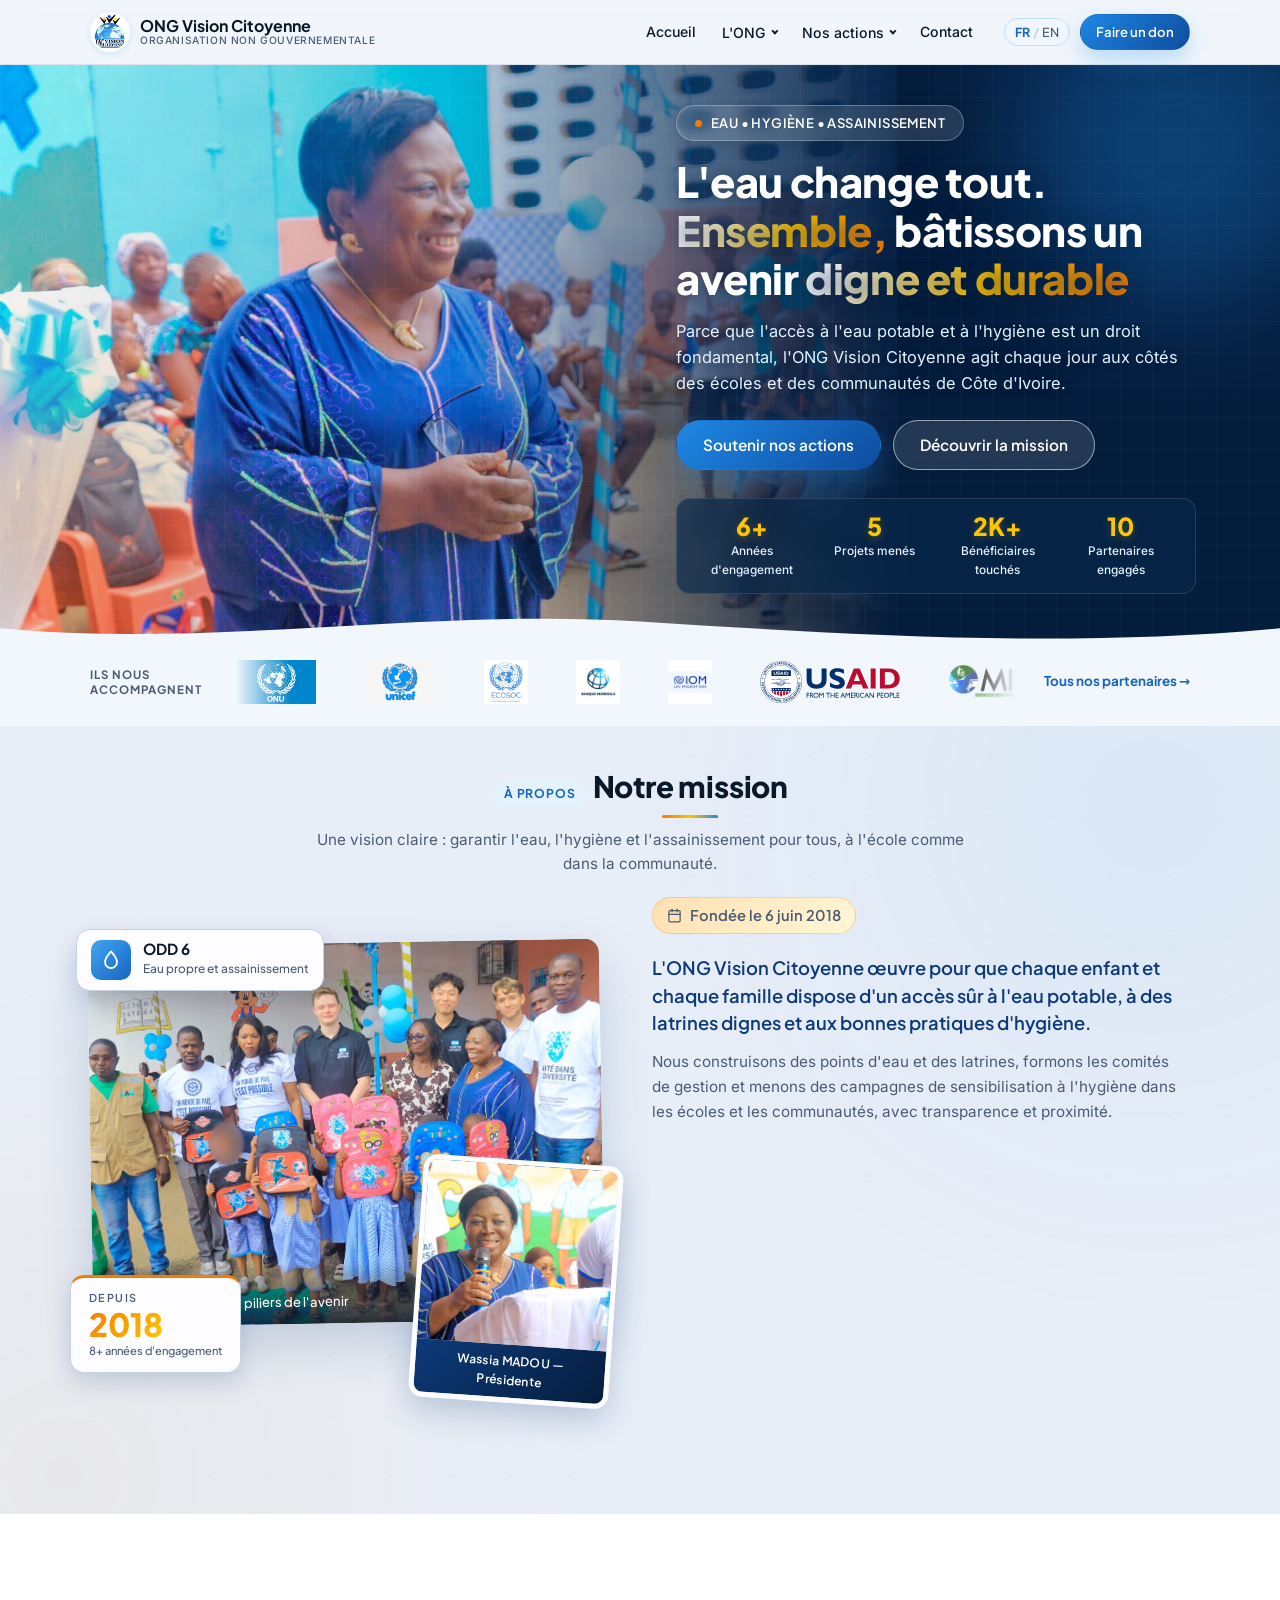
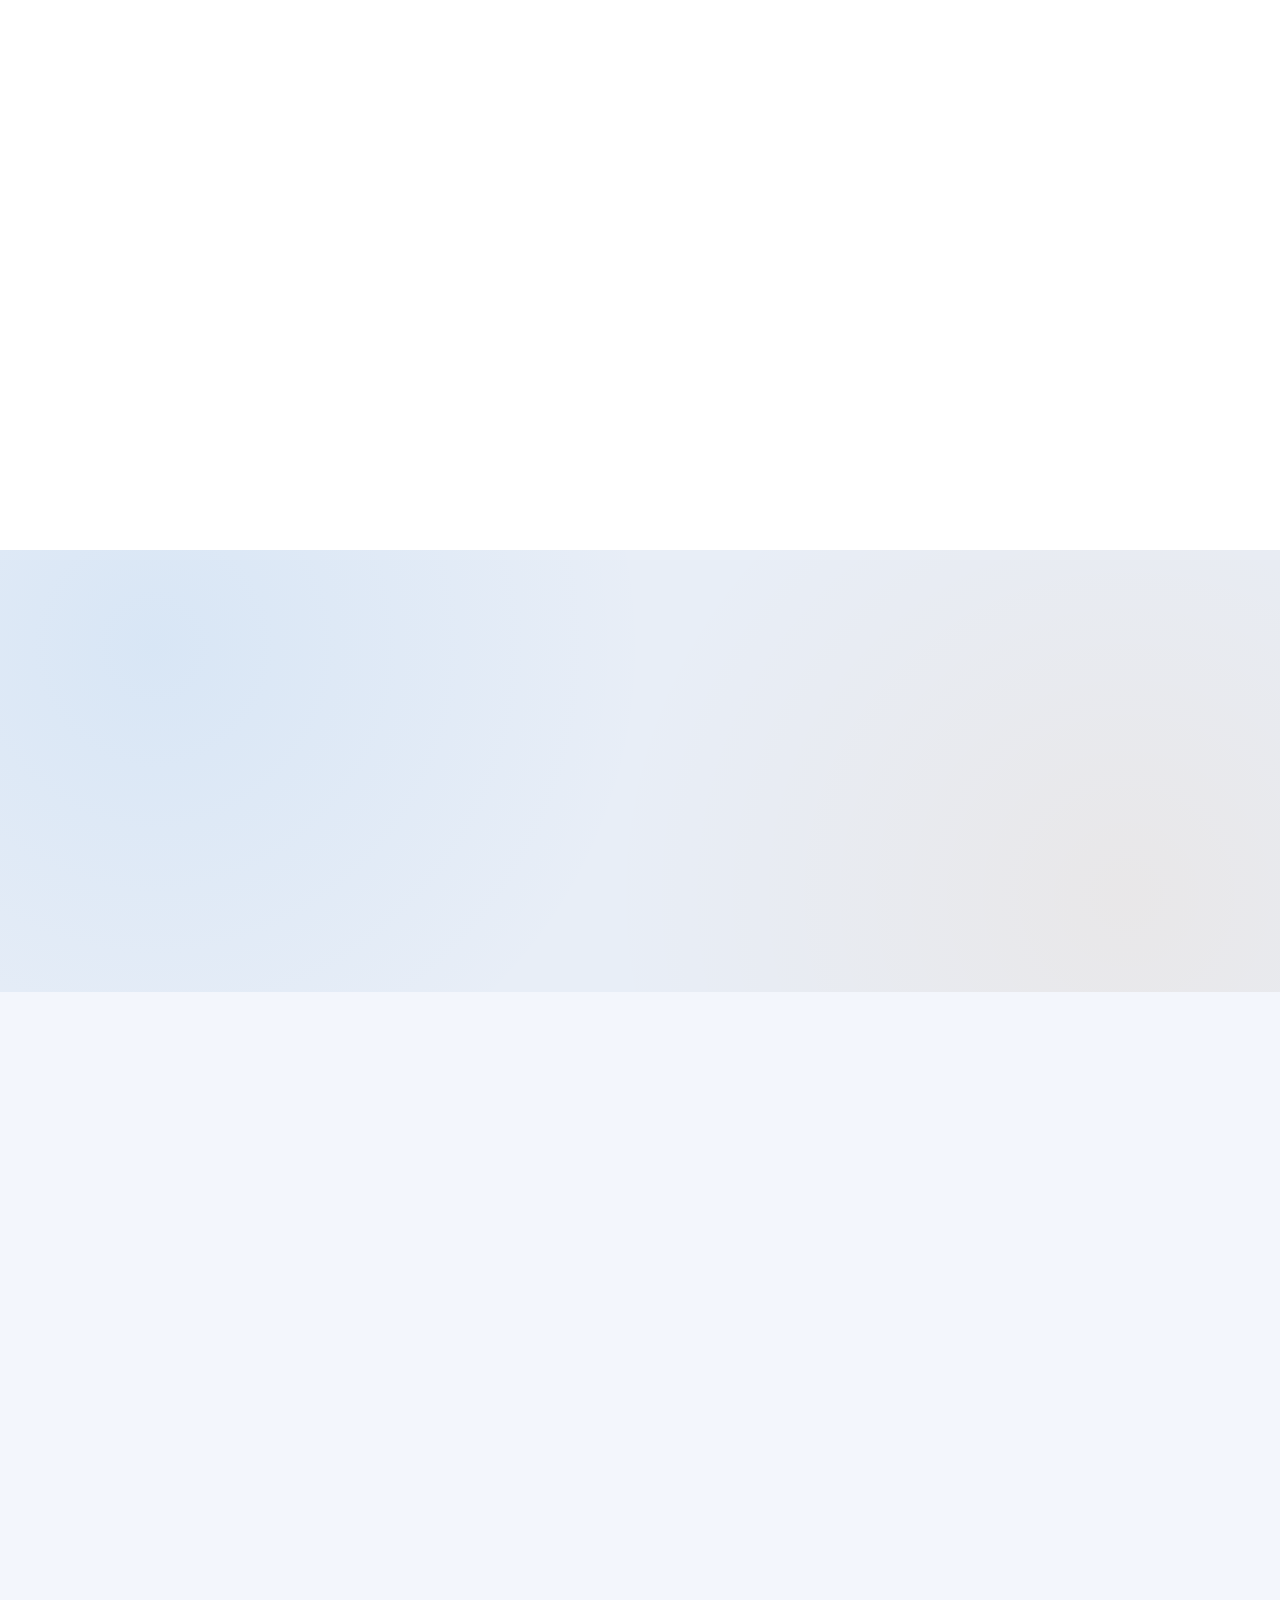
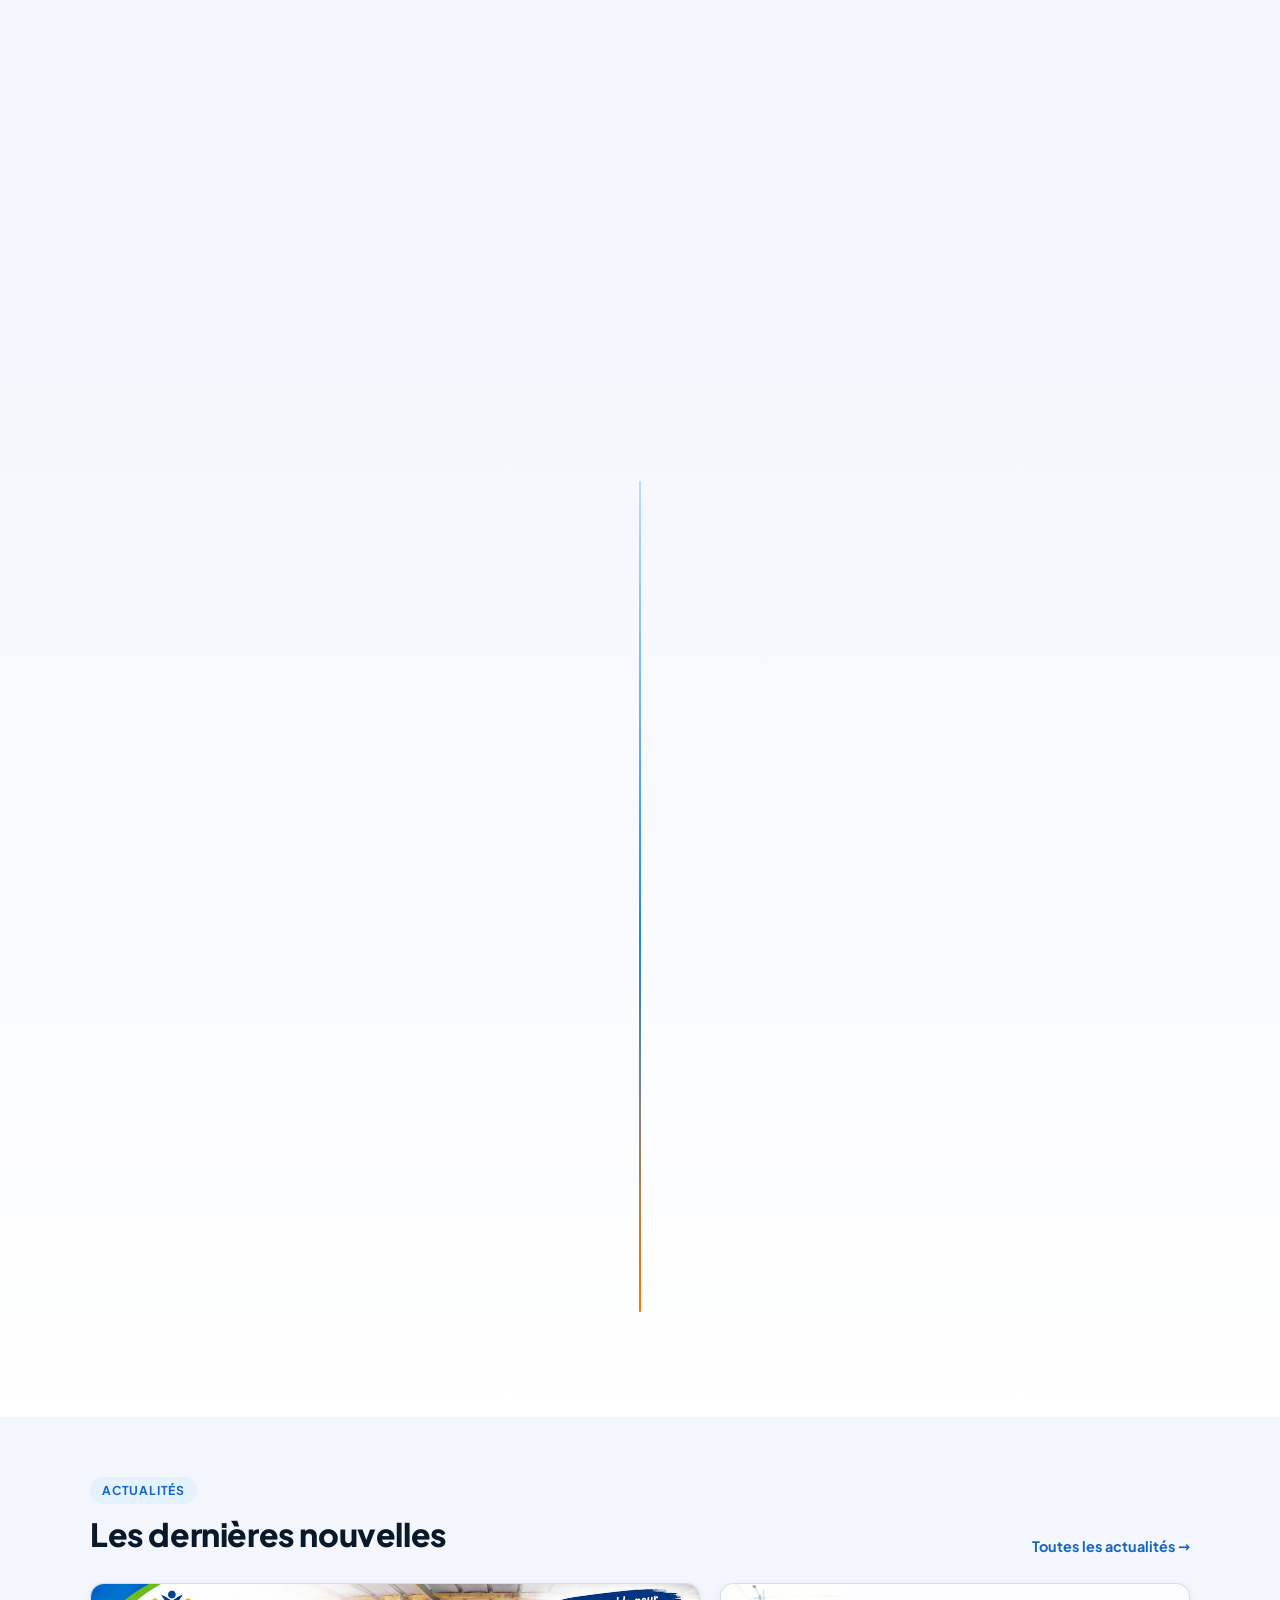
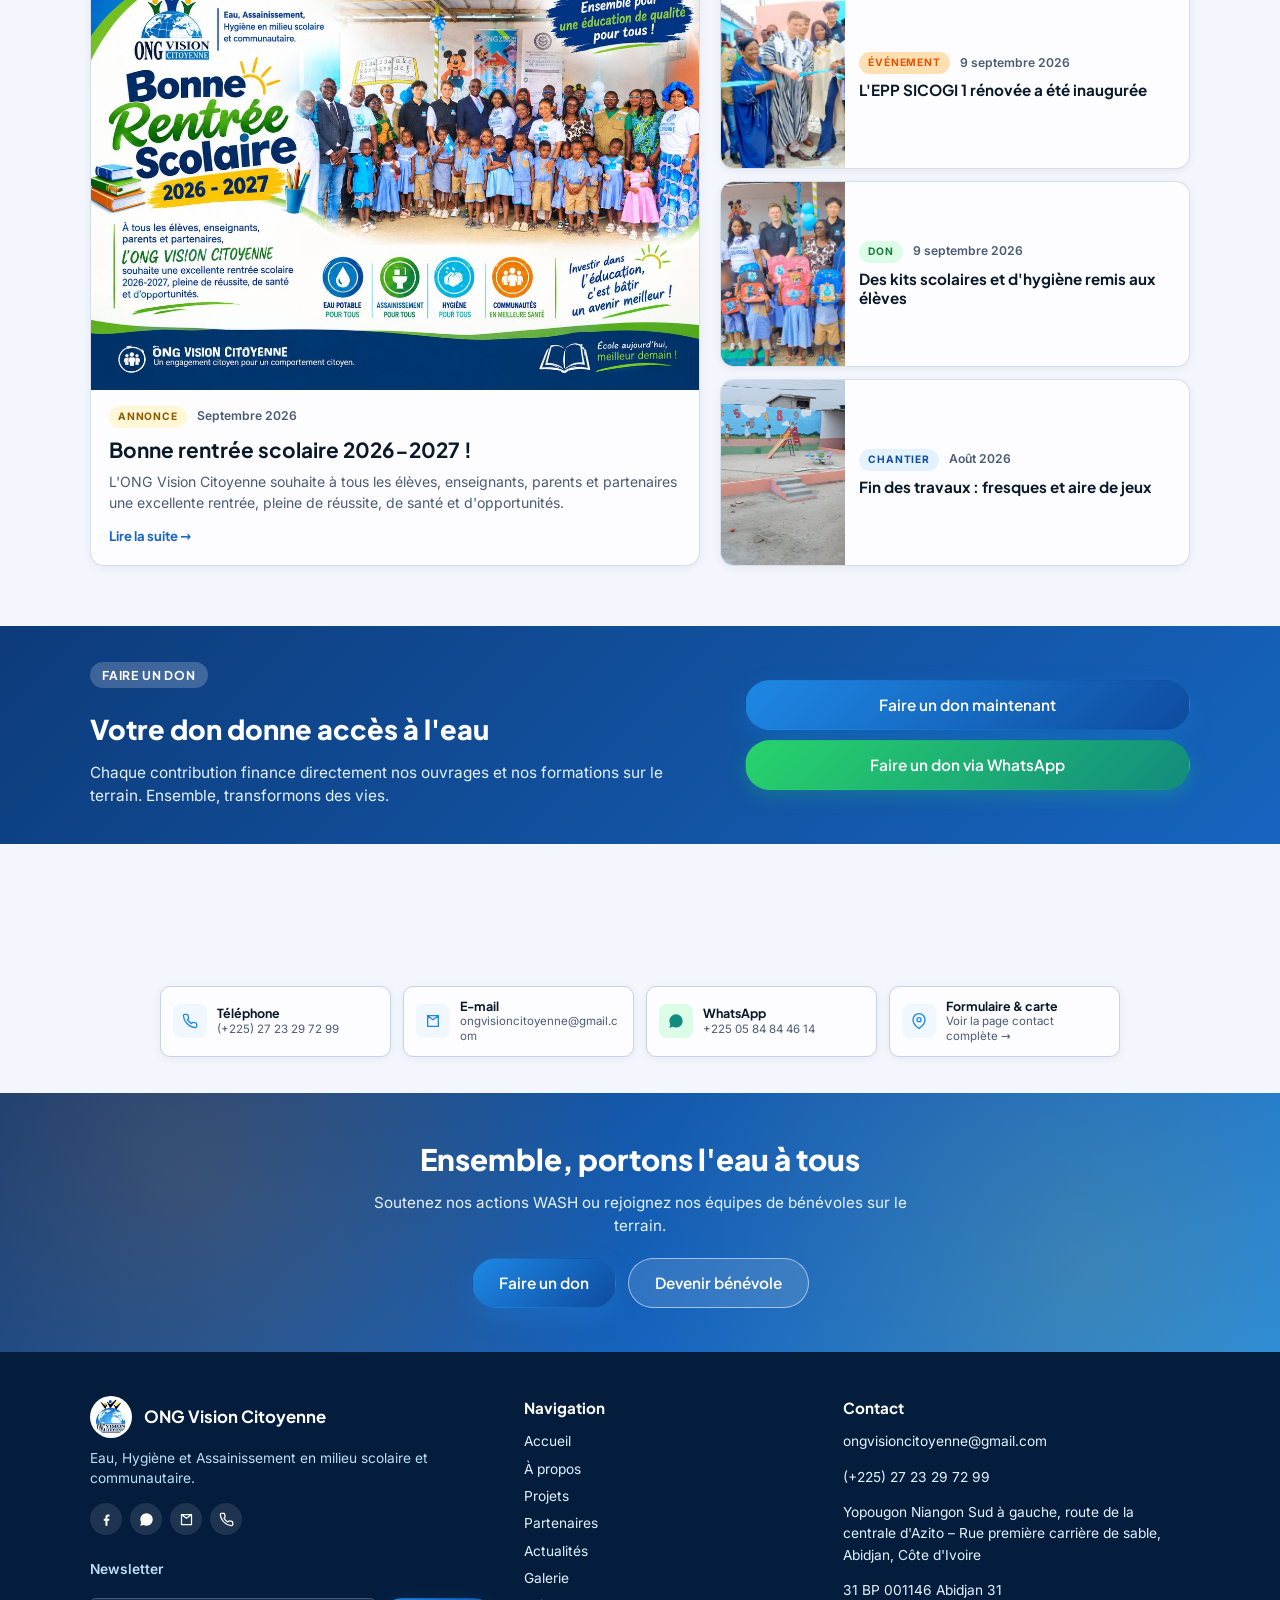
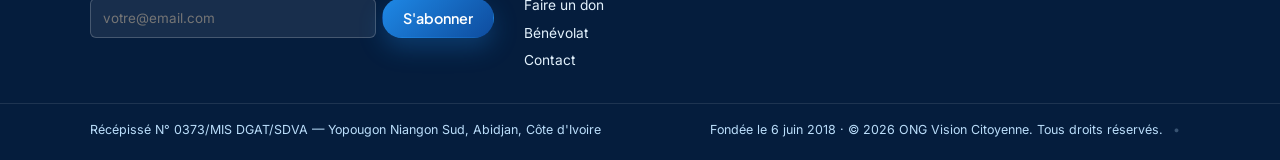
<file: index.html>
<!DOCTYPE html>
<html lang="fr">
<head>
  <meta charset="UTF-8" />
  <meta name="viewport" content="width=device-width, initial-scale=1.0" />
  <meta http-equiv="Content-Security-Policy" content="default-src 'self'; script-src 'self'; style-src 'self' 'unsafe-inline'; style-src-elem 'self'; style-src-attr 'unsafe-inline'; font-src 'self'; img-src 'self' data:; frame-src https://www.facebook.com https://www.google.com; connect-src 'self'; manifest-src 'self'; worker-src 'self'; object-src 'none'; base-uri 'self'; form-action 'self'" />
  <meta name="referrer" content="strict-origin-when-cross-origin" />
  <meta name="description" data-i18n="meta_desc" content="ONG Vision Citoyenne - Eau, Hygiène et Assainissement en milieu scolaire et communautaire. Accès à l'eau potable, latrines dignes et promotion de l'hygiène en Côte d'Ivoire." />
  <meta name="theme-color" content="#1E88E5" />
  <title data-i18n="page_title">ONG Vision Citoyenne — Eau, Hygiène et Assainissement (WASH)</title>

  <link rel="icon" type="image/jpeg" href="assets/logo.jpeg" />
  <link rel="apple-touch-icon" href="assets/logo.jpeg" />
  <link rel="manifest" href="manifest.json" />
  <meta name="mobile-web-app-capable" content="yes" />
  <meta name="apple-mobile-web-app-capable" content="yes" />
  <meta name="apple-mobile-web-app-status-bar-style" content="black-translucent" />
  <meta name="apple-mobile-web-app-title" content="ONG Vision Citoyenne" />

  <meta property="og:type" content="website" />
  <meta property="og:site_name" content="ONG Vision Citoyenne" />
  <meta property="og:locale" content="fr_CI" />
  <meta property="og:title" content="ONG Vision Citoyenne — Eau, Hygiène et Assainissement (WASH)" />
  <meta property="og:description" content="L'eau potable, des latrines dignes et la promotion de l'hygiène en milieu scolaire et communautaire en Côte d'Ivoire." />
  <meta property="og:url" content="https://ongvici.org/" />
  <meta property="og:image" content="https://ongvici.org/assets/img/og-cover.jpg" />
  <meta property="og:image:alt" content="Élèves, enseignants et partenaires devant les toilettes rénovées de l'EPP SICOGI 1" />
  <meta property="og:image:width" content="1200" />
  <meta property="og:image:height" content="630" />
  <link rel="canonical" href="https://ongvici.org/" />
  <meta name="twitter:card" content="summary_large_image" />
  <meta name="twitter:title" content="ONG Vision Citoyenne — Eau, Hygiène et Assainissement (WASH)" />
  <meta name="twitter:description" content="L'eau potable, des latrines dignes et la promotion de l'hygiène en milieu scolaire et communautaire en Côte d'Ivoire." />
  <meta name="twitter:image" content="https://ongvici.org/assets/img/og-cover.jpg" />
  <link rel="preload" href="assets/fonts/plus-jakarta-sans-latin.woff2" as="font" type="font/woff2" crossorigin />
  <link rel="preload" href="assets/fonts/inter-latin.woff2" as="font" type="font/woff2" crossorigin />
  <link rel="stylesheet" href="css/fonts.css?v=25" />
  <link rel="stylesheet" href="css/style.css?v=25" />
  <link rel="stylesheet" href="css/home.css?v=25" />
  <link rel="stylesheet" href="css/renovation.css?v=25" />
  <link rel="stylesheet" href="css/news.css?v=25" />

  <script type="application/ld+json">
  {
    "@context": "https://schema.org",
    "@type": "NGO",
    "name": "ONG Vision Citoyenne",
    "url": "https://ongvici.org/",
    "logo": "https://ongvici.org/assets/logo.jpeg",
    "foundingDate": "2018-06-06",
    "description": "Eau, Hygiène et Assainissement (WASH) en milieu scolaire et communautaire en Côte d'Ivoire.",
    "email": "ongvisioncitoyenne@gmail.com",
    "telephone": "+2252723297299",
    "address": {
      "@type": "PostalAddress",
      "streetAddress": "Yopougon Niangon Sud, route de la centrale d'Azito",
      "postOfficeBoxNumber": "31 BP 001146 Abidjan 31",
      "addressLocality": "Abidjan",
      "addressCountry": "CI"
    },
    "sameAs": ["https://www.facebook.com/ongvisioncitoyenne"]
  }
  </script>
</head>
<body>

  <!-- Header injecté par layout.js -->
  <div id="site-header"></div>

  <main id="main">

    <!-- HERO / ACCUEIL -->
    <section class="hero" id="accueil">
      <div class="hero-bg" aria-hidden="true"></div>
      <div class="hero-grid" aria-hidden="true"></div>
      <div class="hero-blob hero-blob-1" aria-hidden="true"></div>
      <div class="hero-blob hero-blob-2" aria-hidden="true"></div>
      <svg class="hero-wave" viewBox="0 0 1440 90" preserveAspectRatio="none" aria-hidden="true"><path fill="#f2f7fd" d="M0,48 C240,96 480,0 720,32 C960,64 1200,96 1440,48 L1440,90 L0,90 Z"></path></svg>

      <div class="container hero-inner">
        <p class="hero-eyebrow"><span class="hero-pulse" aria-hidden="true"></span><span data-i18n="hero_eyebrow">Eau • Hygiène • Assainissement</span></p>
        <h1 class="hero-title"><span data-i18n="hero_title_1">L'eau change tout.</span> <span class="grad-text" data-i18n="hero_title_2">Ensemble,</span> <span data-i18n="hero_title_3">bâtissons un avenir</span> <span class="grad-text" data-i18n="hero_title_4">digne et durable</span></h1>
        <p class="hero-lead" data-i18n="hero_lead">Parce que l'accès à l'eau potable et à l'hygiène est un droit fondamental, l'ONG Vision Citoyenne agit chaque jour aux côtés des écoles et des communautés de Côte d'Ivoire.</p>

        <div class="hero-actions">
          <a href="don.html" class="btn btn-primary btn-lg" data-i18n="hero_cta1">Soutenir nos actions</a>
          <a href="#apropos" class="btn btn-ghost btn-lg" data-i18n="hero_cta2">Découvrir la mission</a>
        </div>

        <ul class="hero-stats">
          <li><strong class="count" data-count="8" data-suffix="+" aria-hidden="true">0</strong><span data-i18n="stat1">Années d'engagement</span></li>
          <li><strong class="count" data-count="6" data-suffix="" aria-hidden="true">0</strong><span data-i18n="stat2">Projets menés</span></li>
          <li><strong class="count" data-count="2" data-suffix="K+" aria-hidden="true">0</strong><span data-i18n="stat3">Bénéficiaires touchés</span></li>
          <li><strong class="count" data-count="12" data-suffix="" aria-hidden="true">0</strong><span data-i18n="stat4">Partenaires engagés</span></li>
        </ul>
      </div>
    </section>

    <!-- BANDEAU CONFIANCE — PARTENAIRES -->
    <section class="trust-strip" aria-labelledby="trustLabel">
      <div class="container trust-inner">
        <p class="trust-label" id="trustLabel" data-i18n="trust_label">Ils nous accompagnent</p>
        <div class="trust-marquee">
          <div class="trust-track" data-marquee>
            <ul class="trust-group">
              <li><img src="assets/partenaires/onu.jpg" alt="ONU" height="44" /></li>
              <li><img src="assets/partenaires/unicef.png" alt="UNICEF" height="44" /></li>
              <li><img src="assets/partenaires/ecosoc.jpg" alt="ECOSOC" height="44" /></li>
              <li><img src="assets/partenaires/banque-mondiale.jpg" alt="Banque Mondiale" height="44" /></li>
              <li><img src="assets/partenaires/iom.jpg" alt="OIM" height="44" /></li>
              <li><img src="assets/partenaires/usaid.svg" alt="USAID" height="44" /></li>
              <li><img src="assets/partenaires/minhas.png" alt="MINHAS" height="44" /></li>
              <li><img src="assets/partenaires/ippdr.webp" alt="IPPDR" height="44" /></li>
              <li><img src="assets/partenaires/piducas.png" alt="PIDUCAS" height="44" /></li>
              <li><img src="assets/partenaires/eicf.jpg" alt="EICF" height="44" /></li>
              <li><img src="assets/partenaires/verdis.png" alt="République Libre de Verdis" height="44" /></li>
              <li><img src="assets/partenaires/hff.jpeg" alt="Humanitarian Focus Foundation" height="44" class="is-round" /></li>
            </ul>
          </div>
        </div>
        <a href="partenaires.html" class="trust-link" data-i18n="trust_link">Tous nos partenaires →</a>
      </div>
    </section>

    <!-- À PROPOS / MISSION — layout riche (photo + texte + valeurs) -->
    <section class="section about-section" id="apropos">
      <div class="about-bg-pattern" aria-hidden="true"></div>
      <div class="container">
        <div class="section-head">
          <span class="section-tag" data-i18n="about_tag">À propos</span>
          <h2 data-i18n="about_title">Notre mission</h2>
          <p class="section-sub" data-i18n="about_sub">Une vision claire : garantir l'eau, l'hygiène et l'assainissement pour tous, à l'école comme dans la communauté.</p>
        </div>

        <div class="about-rich">
          <!-- Colonne visuelle : photo montage avec badges flottants -->
          <div class="about-visual">
            <figure class="about-photo-main">
              <img src="assets/img/equipe-ceremonie.jpg" alt="L'équipe de l'ONG Vision Citoyenne avec les enfants et partenaires lors de la cérémonie de rénovation EPP SICOGI" loading="lazy" width="600" height="420" />
              <figcaption data-i18n="about_caption1">Éducation et eau, les piliers de l'avenir</figcaption>
            </figure>
            <figure class="about-photo-sub about-photo-president">
              <img src="assets/img/hero-ceremony.jpg" alt="Wassia MADOU, Présidente de l'ONG Vision Citoyenne" loading="lazy" width="240" height="280" />
              <figcaption data-i18n="president_caption">Wassia MADOU — Présidente</figcaption>
            </figure>

            <!-- Badge ODD 6 flottant -->
            <div class="about-badge about-badge--odd" role="note">
              <div class="badge-icon" aria-hidden="true">
                <svg viewBox="0 0 24 24" fill="none" stroke="currentColor" stroke-width="2" stroke-linecap="round" stroke-linejoin="round"><path d="M12 2.7s6.5 7.2 6.5 11.6a6.5 6.5 0 1 1-13 0C5.5 9.9 12 2.7 12 2.7z"/></svg>
              </div>
              <div>
                <strong data-i18n="odd1">ODD 6</strong>
                <small data-i18n="odd2">Eau propre et assainissement</small>
              </div>
            </div>

            <!-- Badge "Depuis" flottant -->
            <div class="about-badge about-badge--since">
              <span data-i18n="since_label">Depuis</span>
              <strong>2018</strong>
              <small data-i18n="years_engaged">8+ années d'engagement</small>
            </div>
          </div>

          <!-- Colonne texte : mission + 3 valeurs -->
          <div class="about-story">
            <p class="founded-badge">
              <svg viewBox="0 0 24 24" fill="none" stroke="currentColor" stroke-width="2" stroke-linecap="round" stroke-linejoin="round" aria-hidden="true"><rect x="3" y="4" width="18" height="18" rx="2" ry="2"/><line x1="16" y1="2" x2="16" y2="6"/><line x1="8" y1="2" x2="8" y2="6"/><line x1="3" y1="10" x2="21" y2="10"/></svg>
              <span data-i18n="founded_since">Fondée le 6 juin 2018</span>
            </p>

            <p class="about-lead" data-i18n="about_p1">L'ONG Vision Citoyenne œuvre pour que chaque enfant et chaque famille dispose d'un accès sûr à l'eau potable, à des latrines dignes et aux bonnes pratiques d'hygiène.</p>
            <p class="about-desc" data-i18n="about_p2">Nous construisons des points d'eau et des latrines, formons les comités de gestion et menons des campagnes de sensibilisation à l'hygiène dans les écoles et les communautés, avec transparence et proximité.</p>

            <div class="about-values">
              <div class="about-value-card">
                <div class="about-value-icon" aria-hidden="true"><svg viewBox="0 0 24 24" fill="none" stroke="currentColor" stroke-width="2" stroke-linecap="round" stroke-linejoin="round"><circle cx="12" cy="12" r="10"/><path d="M2 12h20 M12 2a15.3 15.3 0 0 1 4 10 15.3 15.3 0 0 1-4 10 15.3 15.3 0 0 1-4-10 15.3 15.3 0 0 1 4-10z"/></svg></div>
                <div><h4 data-i18n="value1_t">Vision</h4><p data-i18n="value1_d">Un monde où chaque école et communauté dispose d'eau potable et d'assainissement digne.</p></div>
              </div>
              <div class="about-value-card">
                <div class="about-value-icon" aria-hidden="true"><svg viewBox="0 0 24 24" fill="none" stroke="currentColor" stroke-width="2" stroke-linecap="round" stroke-linejoin="round"><path d="M22 11.08V12a10 10 0 1 1-5.93-9.14"/><polyline points="22 4 12 14.01 9 11.01"/></svg></div>
                <div><h4 data-i18n="value2_t">Mission</h4><p data-i18n="value2_d">Améliorer durablement l'accès à l'eau, l'hygiène et l'assainissement au service de la santé et de l'éducation.</p></div>
              </div>
              <div class="about-value-card">
                <div class="about-value-icon" aria-hidden="true"><svg viewBox="0 0 24 24" fill="none" stroke="currentColor" stroke-width="2" stroke-linecap="round" stroke-linejoin="round"><path d="M17 21v-2a4 4 0 0 0-4-4H5a4 4 0 0 0-4 4v2"/><circle cx="9" cy="7" r="4"/><path d="M23 21v-2a4 4 0 0 0-3-3.87 M16 3.13a4 4 0 0 1 0 7.75"/></svg></div>
                <div><h4 data-i18n="value3_t">Valeurs</h4><p data-i18n="value3_d">Dignité, durabilité, transparence et engagement communautaire.</p></div>
              </div>
            </div>
          </div>
        </div>

      </div>
    </section>

    <!-- PROJET PHARE — EPP SICOGI 1 -->
    <section class="section featured-project" id="projet-phare" aria-labelledby="fpTitle">
      <div class="container fp-grid">
        <div class="fp-visual reveal">
          <figure class="ba">
            <img class="ba-img" src="assets/img/projets/renovation-epp/ba-bloc-apres.jpg" alt="Le bloc sanitaire de l'EPP SICOGI 1 après rénovation" loading="lazy" width="1020" height="765" />
            <img class="ba-img ba-before" src="assets/img/projets/renovation-epp/ba-bloc-avant.jpg" alt="Le même bloc sanitaire avant les travaux" loading="lazy" width="1020" height="765" />
            <span class="ba-tag ba-tag--before" data-i18n="fp_before">Avant</span>
            <span class="ba-tag ba-tag--after" data-i18n="fp_after">Après</span>
            <input class="ba-range" type="range" min="0" max="100" value="50" aria-label="Comparer avant et après" />
            <span class="ba-handle" aria-hidden="true"></span>
          </figure>
          <p class="ba-hint"><svg viewBox="0 0 24 24" fill="none" stroke="currentColor" stroke-width="2.4" stroke-linecap="round" stroke-linejoin="round" aria-hidden="true"><path d="M9 6l-6 6 6 6M15 6l6 6-6 6"/></svg><span data-i18n="ba_hint">Faites glisser pour comparer avant / après</span></p>
          <p class="fp-date">
            <svg viewBox="0 0 24 24" fill="none" stroke="currentColor" stroke-width="2" stroke-linecap="round" stroke-linejoin="round" aria-hidden="true"><rect x="3" y="4" width="18" height="18" rx="2"/><path d="M16 2v4M8 2v4M3 10h18"/></svg>
            <span data-i18n="fp_date">Inaugurée le 9 septembre 2026</span>
          </p>
        </div>

        <div class="fp-content reveal">
          <span class="section-tag" data-i18n="fp_tag">Projet phare 2026</span>
          <h2 id="fpTitle" data-i18n="fp_title">Une école transformée à Yopougon</h2>
          <p class="fp-lead" data-i18n="fp_lead">À l'École Primaire Publique SICOGI 1, nous avons réhabilité les sanitaires et redonné aux élèves un cadre digne, sûr et joyeux pour apprendre.</p>
          <ul class="fp-list">
            <li data-i18n="fp_li1">Sanitaires rénovés et assainis</li>
            <li data-i18n="fp_li2">Bâtiments entièrement repeints</li>
            <li data-i18n="fp_li3">Aire de jeux avec fresque éducative</li>
            <li data-i18n="fp_li4">Toboggans et mobilier pour enfants</li>
          </ul>
          <p class="fp-partners" data-i18n="fp_partners">Inaugurée aux côtés de l'IPPDR, de la République Libre de Verdis et de la communauté locale.</p>
          <div class="fp-actions">
            <a href="projets.html" class="btn btn-primary" data-i18n="fp_cta1">Découvrir le projet</a>
            <a href="actualites.html#galerie" class="btn btn-outline" data-i18n="fp_cta2">Voir les photos</a>
          </div>
        </div>
      </div>
    </section>

    <!-- NOS VALEURS — 5 piliers -->
    <section class="section values-section" id="valeurs">
      <div class="container">
        <div class="section-head reveal">
          <span class="section-tag" data-i18n="values_tag">Nos valeurs</span>
          <h2 data-i18n="values_title">Les principes qui nous guident</h2>
          <p class="section-sub" data-i18n="values_sub">Cinq engagements fondamentaux au cœur de notre action, chaque jour et dans chaque projet.</p>
        </div>

        <div class="values-grid">
          <article class="value-pillar reveal">
            <div class="value-pillar-num">01</div>
            <div class="value-pillar-icon" aria-hidden="true">
              <svg viewBox="0 0 24 24" fill="none" stroke="currentColor" stroke-width="1.8" stroke-linecap="round" stroke-linejoin="round"><path d="M12 2 L2 7 v6 c0 5 4 9 10 9 s10-4 10-9 V7 z"/><path d="M9 12 l2 2 l4-4"/></svg>
            </div>
            <h3 data-i18n="value_p1_t">Transparence &amp; Égalité</h3>
            <p data-i18n="value_p1_d">Une gestion ouverte et responsable, avec un accès équitable aux services pour toutes et tous.</p>
          </article>

          <article class="value-pillar reveal">
            <div class="value-pillar-num">02</div>
            <div class="value-pillar-icon" aria-hidden="true">
              <svg viewBox="0 0 24 24" fill="none" stroke="currentColor" stroke-width="1.8" stroke-linecap="round" stroke-linejoin="round"><path d="M14 2 H6 a2 2 0 0 0-2 2 v16 a2 2 0 0 0 2 2 h12 a2 2 0 0 0 2-2 V8 z"/><polyline points="14 2 14 8 20 8"/><line x1="9" y1="15" x2="15" y2="15"/><line x1="9" y1="18" x2="13" y2="18"/></svg>
            </div>
            <h3 data-i18n="value_p2_t">Redevabilité</h3>
            <p data-i18n="value_p2_d">Nous rendons des comptes à nos communautés, à nos partenaires et à nos bénéficiaires.</p>
          </article>

          <article class="value-pillar value-pillar--featured reveal">
            <div class="value-pillar-num">03</div>
            <div class="value-pillar-icon" aria-hidden="true">
              <svg viewBox="0 0 24 24" fill="none" stroke="currentColor" stroke-width="1.8" stroke-linecap="round" stroke-linejoin="round"><path d="M20.84 4.61 a5.5 5.5 0 0 0-7.78 0 L12 5.67 l-1.06-1.06 a5.5 5.5 0 0 0-7.78 7.78 l1.06 1.06 L12 21.23 l7.78-7.78 1.06-1.06 a5.5 5.5 0 0 0 0-7.78 z"/></svg>
            </div>
            <h3 data-i18n="value_p3_t">Humanité</h3>
            <p data-i18n="value_p3_d">La dignité de chaque personne est la boussole de nos interventions et de nos choix.</p>
          </article>

          <article class="value-pillar reveal">
            <div class="value-pillar-num">04</div>
            <div class="value-pillar-icon" aria-hidden="true">
              <svg viewBox="0 0 24 24" fill="none" stroke="currentColor" stroke-width="1.8" stroke-linecap="round" stroke-linejoin="round"><path d="M12 2 L6 8 v6 a6 6 0 0 0 12 0 V8 z"/><line x1="12" y1="2" x2="12" y2="22"/></svg>
            </div>
            <h3 data-i18n="value_p4_t">Impartialité</h3>
            <p data-i18n="value_p4_d">Nous agissons selon les besoins, sans distinction d'origine, de croyance ou d'appartenance.</p>
          </article>

          <article class="value-pillar reveal">
            <div class="value-pillar-num">05</div>
            <div class="value-pillar-icon" aria-hidden="true">
              <svg viewBox="0 0 24 24" fill="none" stroke="currentColor" stroke-width="1.8" stroke-linecap="round" stroke-linejoin="round"><circle cx="12" cy="8" r="6"/><polyline points="8.5 13 7 22 12 19 17 22 15.5 13"/></svg>
            </div>
            <h3 data-i18n="value_p5_t">Professionnalisme</h3>
            <p data-i18n="value_p5_d">Compétence, rigueur et qualité — de la conception au suivi de chaque projet sur le terrain.</p>
          </article>
        </div>
      </div>
    </section>

    <!-- NOS ACTIONS (6 DOMAINES WASH) -->
    <section class="section section-alt" id="actions">
      <div class="container">
        <div class="section-head">
          <span class="section-tag" data-i18n="actions_tag">Nos actions</span>
          <h2 data-i18n="actions_title">Nos domaines d'intervention</h2>
          <p class="section-sub" data-i18n="actions_sub">Nous agissons pour l'eau, l'hygiène et l'assainissement là où les besoins sont les plus grands.</p>
        </div>

        <div class="cards">
          <article class="card">
            <div class="card-visual"><span class="card-num-bg">1</span><div class="card-icon" aria-hidden="true"><svg viewBox="0 0 24 24" fill="none" stroke="currentColor" stroke-width="2" stroke-linecap="round" stroke-linejoin="round"><path d="M12 22a7 7 0 0 0 7-7c0-2-1-3.9-3-5.5s-3.5-4-4-6.5c-.5 2.5-2 4.9-4 6.5C6 11.1 5 13 5 15a7 7 0 0 0 7 7z"/></svg></div></div>
            <div class="card-body"><h3 data-i18n="proj1_t">Accès à l'eau potable</h3><p data-i18n="proj1_d">Forages, puits, réseaux et points d'eau pour approvisionner écoles et communautés en eau saine.</p></div>
          </article>
          <article class="card">
            <div class="card-visual"><span class="card-num-bg">2</span><div class="card-icon" aria-hidden="true"><svg viewBox="0 0 24 24" fill="none" stroke="currentColor" stroke-width="2" stroke-linecap="round" stroke-linejoin="round"><path d="M4 10h16M4 14h16M6 4v16M18 4v16"/></svg></div></div>
            <div class="card-body"><h3 data-i18n="proj2_t">Assainissement &amp; Latrines</h3><p data-i18n="proj2_d">Construction de latrines dignes et séparées dans les écoles et gestion des eaux usées.</p></div>
          </article>
          <article class="card">
            <div class="card-visual"><span class="card-num-bg">3</span><div class="card-icon" aria-hidden="true"><svg viewBox="0 0 24 24" fill="none" stroke="currentColor" stroke-width="2" stroke-linecap="round" stroke-linejoin="round"><path d="M4 12a8 8 0 0 1 8-8 8 8 0 0 1 8 8 M7 12v6 M17 12v6 M4 18h16"/></svg></div></div>
            <div class="card-body"><h3 data-i18n="proj3_t">Promotion de l'hygiène</h3><p data-i18n="proj3_d">Sensibilisation au lavage des mains, dispositifs de lavage et éducation à l'hygiène.</p></div>
          </article>
          <article class="card">
            <div class="card-visual"><span class="card-num-bg">4</span><div class="card-icon" aria-hidden="true"><svg viewBox="0 0 24 24" fill="none" stroke="currentColor" stroke-width="2" stroke-linecap="round" stroke-linejoin="round"><path d="M3 21h18 M4 21V9l8-5 8 5v12 M9 21v-6h6v6"/></svg></div></div>
            <div class="card-body"><h3 data-i18n="proj4_t">WASH en milieu scolaire</h3><p data-i18n="proj4_d">Programmes eau-hygiène-assainissement dans les écoles pour la santé et la réussite des élèves.</p></div>
          </article>
          <article class="card">
            <div class="card-visual"><span class="card-num-bg">5</span><div class="card-icon" aria-hidden="true"><svg viewBox="0 0 24 24" fill="none" stroke="currentColor" stroke-width="2" stroke-linecap="round" stroke-linejoin="round"><path d="M12 21s-7-4.5-7-10a4 4 0 0 1 7-2.5A4 4 0 0 1 19 11c0 5.5-7 10-7 10z"/></svg></div></div>
            <div class="card-body"><h3 data-i18n="proj5_t">Hygiène menstruelle</h3><p data-i18n="proj5_d">Accompagnement des filles : sensibilisation, kits et installations adaptées pour rester à l'école.</p></div>
          </article>
          <article class="card">
            <div class="card-visual"><span class="card-num-bg">6</span><div class="card-icon" aria-hidden="true"><svg viewBox="0 0 24 24" fill="none" stroke="currentColor" stroke-width="2" stroke-linecap="round" stroke-linejoin="round"><path d="M17 21v-2a4 4 0 0 0-4-4H5a4 4 0 0 0-4 4v2 M9 11a4 4 0 1 0 0-8 4 4 0 0 0 0 8 M23 21v-2a4 4 0 0 0-3-3.87 M16 3.13a4 4 0 0 1 0 7.75"/></svg></div></div>
            <div class="card-body"><h3 data-i18n="proj6_t">Mobilisation communautaire</h3><p data-i18n="proj6_d">Formation des comités de gestion de l'eau et pérennisation des ouvrages par les communautés.</p></div>
          </article>
        </div>

        <!-- Champs d'engagement élargis (au-delà du WASH) -->
        <div class="horizon reveal">
          <div class="horizon-intro">
            <span class="horizon-tag" data-i18n="fields_ext_tag">Notre horizon</span>
            <h3 data-i18n="fields_ext_title">Au-delà du WASH, un engagement global</h3>
            <p data-i18n="fields_ext_sub">L'ONG Vision Citoyenne intervient aussi sur les enjeux transversaux qui touchent les mêmes communautés.</p>
            <a href="projets.html#domaines" class="horizon-link" data-i18n="fields_ext_cta">Voir nos domaines d'intervention →</a>
          </div>
          <ul class="horizon-grid">
            <li class="horizon-item horizon-item--orange">
              <span class="horizon-icon" aria-hidden="true"><svg viewBox="0 0 24 24" fill="none" stroke="currentColor" stroke-width="2" stroke-linecap="round" stroke-linejoin="round"><path d="M16 21v-2a4 4 0 0 0-4-4H6a4 4 0 0 0-4 4v2"/><circle cx="9" cy="7" r="4"/><path d="M22 21v-2a4 4 0 0 0-3-3.87M16 3.13a4 4 0 0 1 0 7.75"/></svg></span>
              <span data-i18n="field_a">Genre &amp; inclusion sociale</span>
            </li>
            <li class="horizon-item horizon-item--yellow">
              <span class="horizon-icon" aria-hidden="true"><svg viewBox="0 0 24 24" fill="none" stroke="currentColor" stroke-width="2" stroke-linecap="round" stroke-linejoin="round"><path d="M7 20h10M10 20c5.5-2.5.8-6.4 3-10"/><path d="M9.5 9.4c1.1.8 1.8 2.2 2.3 3.7-2 .4-3.5.4-4.8-.3-1.2-.6-2.3-1.9-3-4.2 2.8-.5 4.4 0 5.5.8z"/><path d="M14.1 6a7 7 0 0 0-1.1 4c1.9-.1 3.3-.6 4.3-1.4 1-1 1.6-2.3 1.7-4.6-2.7.1-4 1-4.9 2z"/></svg></span>
              <span data-i18n="field_b">Autonomisation de la femme en milieu rural</span>
            </li>
            <li class="horizon-item horizon-item--red">
              <span class="horizon-icon" aria-hidden="true"><svg viewBox="0 0 24 24" fill="none" stroke="currentColor" stroke-width="2" stroke-linecap="round" stroke-linejoin="round"><path d="M12 22s8-4 8-10V5l-8-3-8 3v7c0 6 8 10 8 10z"/><path d="M9 12l2 2 4-4"/></svg></span>
              <span data-i18n="field_c">Lutte contre les violences basées sur le genre</span>
            </li>
            <li class="horizon-item horizon-item--green">
              <span class="horizon-icon" aria-hidden="true"><svg viewBox="0 0 24 24" fill="none" stroke="currentColor" stroke-width="2" stroke-linecap="round" stroke-linejoin="round"><path d="M11 20A7 7 0 0 1 9.8 6.1C15.5 5 17 4.48 19 2c1 2 2 4.18 2 8 0 5.5-4.78 10-10 10z"/><path d="M2 21c0-3 1.85-5.36 5.08-6C9.5 14.52 12 13 13 12"/></svg></span>
              <span data-i18n="field_d">Lutte contre le changement climatique</span>
            </li>
            <li class="horizon-item horizon-item--blue">
              <span class="horizon-icon" aria-hidden="true"><svg viewBox="0 0 24 24" fill="none" stroke="currentColor" stroke-width="2" stroke-linecap="round" stroke-linejoin="round"><path d="M19 14c1.49-1.46 3-3.21 3-5.5A5.5 5.5 0 0 0 16.5 3c-1.76 0-3 .5-4.5 2-1.5-1.5-2.74-2-4.5-2A5.5 5.5 0 0 0 2 8.5c0 2.3 1.5 4.05 3 5.5l7 7z"/><path d="M3.22 12H9.5l.5-1 2 4.5 2-7 1.5 3.5h5.27"/></svg></span>
              <span data-i18n="field_e">Santé &amp; nutrition</span>
            </li>
            <li class="horizon-item horizon-item--navy">
              <span class="horizon-icon" aria-hidden="true"><svg viewBox="0 0 24 24" fill="none" stroke="currentColor" stroke-width="2" stroke-linecap="round" stroke-linejoin="round"><path d="m11 17 2 2a1 1 0 1 0 3-3"/><path d="m14 14 2.5 2.5a1 1 0 1 0 3-3l-3.88-3.88a3 3 0 0 0-4.24 0l-.88.88a1 1 0 1 1-3-3l2.81-2.81a5.79 5.79 0 0 1 7.06-.87l.47.28a2 2 0 0 0 1.42.25L21 4"/><path d="m21 3 1 11h-2M3 3 2 14l6.5 6.5a1 1 0 1 0 3-3M3 4h8"/></svg></span>
              <span data-i18n="field_f">Paix &amp; cohésion sociale</span>
            </li>
          </ul>
        </div>
      </div>
    </section>

    <!-- NOS ACTIONS PASSÉES — showcase historique -->
    <section class="section history-section" id="historique">
      <div class="container">
        <div class="section-head reveal">
          <span class="section-tag" data-i18n="tl_tag">Notre parcours</span>
          <h2 data-i18n="history_title">Sur le terrain depuis 2018</h2>
          <p class="section-sub" data-i18n="tl_sub">De la fondation de l'ONG à nos chantiers d'aujourd'hui : les étapes qui ont construit notre action.</p>
        </div>

        <ol class="timeline">
          <li class="tl-item reveal">
            <div class="tl-card">
              <span class="tl-year">2018</span>
              <span class="tl-tag" data-i18n="tl1_tag">Fondation</span>
              <h3 data-i18n="tl1_t">Naissance de l'ONG Vision Citoyenne</h3>
              <p data-i18n="tl1_d">L'ONG est fondée le 6 juin 2018 à Abidjan avec une mission claire : l'eau, l'hygiène et l'assainissement pour tous.</p>
            </div>
          </li>
          <li class="tl-item reveal">
            <div class="tl-card">
              <span class="tl-year">2020 – 2022</span>
              <span class="tl-tag" data-i18n="tl2_tag">WASH scolaire</span>
              <h3 data-i18n="real_wash_t">Programme WASH Scolaire</h3>
              <p data-i18n="tl2_d">Points d'eau et latrines construits ou réhabilités dans les écoles, comités de gestion formés à l'hygiène.</p>
            </div>
          </li>
          <li class="tl-item reveal">
            <div class="tl-card">
              <span class="tl-year">2021 – 2023</span>
              <span class="tl-tag" data-i18n="tl3_tag">Genre &amp; inclusion</span>
              <h3 data-i18n="real_auto_t">Autonomisation de la femme en milieu rural</h3>
              <p data-i18n="tl3_d">Formation aux activités génératrices de revenus et accompagnement de coopératives agricoles féminines.</p>
            </div>
          </li>
          <li class="tl-item reveal">
            <div class="tl-card tl-card--media">
              <img src="assets/img/historique/unicef-san-pedro.jpg" alt="Remise du don de l'UNICEF au Lycée Moderne Inagohi de San Pedro" loading="lazy" width="480" height="270" />
              <div class="tl-body">
                <span class="tl-year">2022</span>
                <span class="tl-tag" data-i18n="history_partner">Partenariat UNICEF</span>
                <h3 data-i18n="tl4_t">Don UNICEF à San Pedro</h3>
                <p data-i18n="tl4_d">Matériel d'hygiène remis au Lycée Moderne Inagohi, avec les enseignants et les élèves.</p>
              </div>
            </div>
          </li>
          <li class="tl-item reveal">
            <div class="tl-card tl-card--media">
              <img src="assets/img/historique/engagement-citoyen-nord.jpg" alt="Séance de sensibilisation citoyenne dans une école primaire" loading="lazy" width="480" height="270" />
              <div class="tl-body">
                <span class="tl-year">2022</span>
                <span class="tl-tag" data-i18n="tl5_tag">Sensibilisation</span>
                <h3 data-i18n="tl5_t">Campagne «&nbsp;Engagement Citoyen&nbsp;»</h3>
                <p data-i18n="tl5_d">Sessions sur l'hygiène, le lavage des mains et la citoyenneté dans les écoles de San Pedro et du Nord.</p>
              </div>
            </div>
          </li>
          <li class="tl-item reveal">
            <div class="tl-card tl-card--media">
              <img src="assets/img/projets/pasea/remise-kits-tpe.jpg" alt="Artisans des TPE lors du lancement officiel du PASEA Hambol, le 13 juin 2026 à Katiola" loading="lazy" width="480" height="360" />
              <div class="tl-body">
                <span class="tl-year">2026</span>
                <span class="tl-tag tl-tag--live" data-i18n="real1_status">En cours</span>
                <h3 data-i18n="tl6_t">Projet pilote PASEA Hambol</h3>
                <p data-i18n="tl6_d">Formation des artisans du 1er au 10 juin 2026, puis lancement officiel le 13 juin à Katiola.</p>
              </div>
            </div>
          </li>
          <li class="tl-item tl-item--now reveal">
            <div class="tl-card tl-card--media">
              <img src="assets/img/projets/renovation-epp/inauguration-ruban.jpg" alt="Coupure du ruban devant le bloc sanitaire rénové de l'EPP SICOGI 1" loading="lazy" width="480" height="320" />
              <div class="tl-body">
                <span class="tl-year">2026</span>
                <span class="tl-tag" data-i18n="gal_reno">Rénovation</span>
                <h3 data-i18n="real_reno_t">Rénovation EPP SICOGI 1 — Yopougon</h3>
                <p data-i18n="tl7_d">École rénovée et inaugurée le 9 septembre 2026 : sanitaires, peinture, aire de jeux et fresque éducative.</p>
              </div>
            </div>
          </li>
        </ol>

        <div class="history-cta reveal">
          <a href="projets.html" class="btn btn-primary btn-sm" data-i18n="tl_cta">Tous nos projets</a>
          <a href="actualites.html#galerie" class="btn btn-outline btn-sm" data-i18n="history_more">Voir la galerie complète →</a>
        </div>
      </div>
    </section>

    <!-- ACTUALITÉS — 4 dernières (js/news.js) -->
    <section class="news-home" id="actualites-accueil" aria-labelledby="newsHomeTitle">
      <div class="container">
        <div class="news-head">
          <div>
            <span class="section-tag" data-i18n="nh_tag">Actualités</span>
            <h2 id="newsHomeTitle" data-i18n="nh_title">Les dernières nouvelles</h2>
          </div>
          <a href="actualites.html" class="news-all" data-i18n="nh_all">Toutes les actualités →</a>
        </div>
        <div class="news-layout" data-news="home" data-limit="4"></div>
      </div>
    </section>

    <!-- CTA DON RAPIDE -->
    <section class="section donate-teaser">
      <div class="container">
        <div class="donate-teaser-inner">
          <div>
            <span class="section-tag" data-i18n="donate_tag">Faire un don</span>
            <h2 data-i18n="donate_title">Votre don donne accès à l'eau</h2>
            <p data-i18n="donate_teaser_sub">Chaque contribution finance directement nos ouvrages et nos formations sur le terrain. Ensemble, transformons des vies.</p>
          </div>
          <div class="donate-teaser-actions">
            <a href="don.html" class="btn btn-primary btn-lg" data-i18n="donate_btn">Faire un don maintenant</a>
            <a href="https://wa.me/2250584844614?text=Bonjour%20ONG%20Vision%20Citoyenne,%20je%20souhaite%20faire%20un%20don" target="_blank" rel="noopener" class="btn btn-wa btn-lg" data-i18n="donate_wa_btn">Don via WhatsApp</a>
          </div>
        </div>
      </div>
    </section>

    <!-- CONTACT EXPRESS -->
    <section class="section section-alt" id="contact-teaser">
      <div class="container">
        <div class="section-head">
          <span class="section-tag" data-i18n="contact_tag">Contact</span>
          <h2 data-i18n="contact_title">Contactez notre équipe</h2>
          <p class="section-sub" data-i18n="contact_sub">Un projet, un partenariat ou une question ? Nous vous répondons sous 24h à 48h.</p>
        </div>
        <div class="contact-express">
          <a href="tel:+2252723297299" class="contact-express-card">
            <div class="contact-icon" aria-hidden="true"><svg viewBox="0 0 24 24" fill="none" stroke="currentColor" stroke-width="2" stroke-linecap="round" stroke-linejoin="round"><path d="M22 16.92v3a2 2 0 0 1-2.18 2 19.79 19.79 0 0 1-8.63-3.07 19.5 19.5 0 0 1-6-6 19.79 19.79 0 0 1-3.07-8.67A2 2 0 0 1 4.11 2h3a2 2 0 0 1 2 1.72c.13.96.36 1.9.7 2.81a2 2 0 0 1-.45 2.11L8.09 9.91a16 16 0 0 0 6 6l1.27-1.27a2 2 0 0 1 2.11-.45c.91.34 1.85.57 2.81.7A2 2 0 0 1 22 16.92z"/></svg></div>
            <div><strong>Téléphone</strong><span>(+225) 27 23 29 72 99</span></div>
          </a>
          <a href="mailto:ongvisioncitoyenne@gmail.com" class="contact-express-card">
            <div class="contact-icon" aria-hidden="true"><svg viewBox="0 0 24 24" fill="none" stroke="currentColor" stroke-width="2" stroke-linecap="round" stroke-linejoin="round"><path d="M4 4h16v16H4z M4 4l8 6 8-6"/></svg></div>
            <div><strong>E-mail</strong><span>ongvisioncitoyenne@gmail.com</span></div>
          </a>
          <a href="https://wa.me/2250584844614" target="_blank" rel="noopener" class="contact-express-card">
            <div class="contact-icon" aria-hidden="true" style="background:#dcfce7;color:#128c7e"><svg viewBox="0 0 24 24" fill="currentColor"><path d="M12.04 2C6.58 2 2.13 6.45 2.13 11.91c0 1.75.46 3.45 1.32 4.95L2 22l5.25-1.38a9.9 9.9 0 0 0 4.79 1.22h.01c5.46 0 9.9-4.45 9.9-9.91 0-2.65-1.03-5.14-2.9-7.01A9.82 9.82 0 0 0 12.04 2z"/></svg></div>
            <div><strong>WhatsApp</strong><span>+225 05 84 84 46 14</span></div>
          </a>
          <a href="contact.html" class="contact-express-card">
            <div class="contact-icon" aria-hidden="true"><svg viewBox="0 0 24 24" fill="none" stroke="currentColor" stroke-width="2" stroke-linecap="round" stroke-linejoin="round"><path d="M21 10c0 7-9 13-9 13s-9-6-9-13a9 9 0 0 1 18 0z"/><circle cx="12" cy="10" r="3"/></svg></div>
            <div><strong data-i18n="see_contact_page">Formulaire &amp; carte</strong><span data-i18n="see_contact_page_sub">Voir la page contact complète →</span></div>
          </a>
        </div>
      </div>
    </section>

  </main>

  <!-- Footer + Boutons flottants injectés par layout.js -->
  <div id="site-footer"></div>
  <div id="site-floating"></div>

  <script src="js/news.js?v=25"></script>
  <script src="js/news-render.js?v=25"></script>
  <script src="js/layout.js?v=25"></script>
  <script src="js/main.js?v=25"></script>
</body>
</html>
</file>
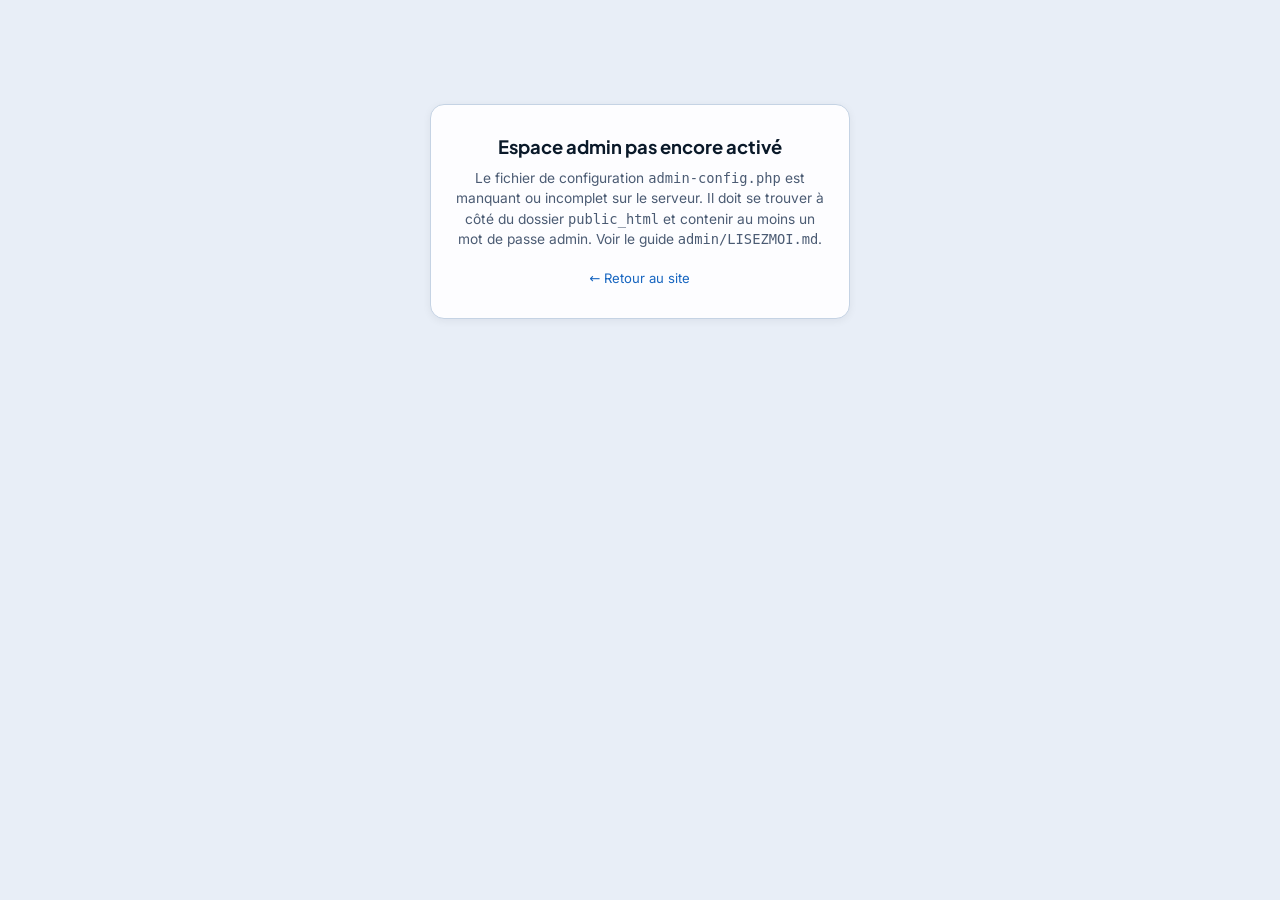
<file: admin/index.html>
<!DOCTYPE html>
<html lang="fr">
<head>
  <meta charset="UTF-8" />
  <meta name="viewport" content="width=device-width, initial-scale=1.0" />
  <meta http-equiv="Content-Security-Policy" content="default-src 'self'; script-src 'self'; style-src 'self'; font-src 'self'; img-src 'self' data:; connect-src 'self'; object-src 'none'; base-uri 'self'; form-action 'self'; frame-ancestors 'none'" />
  <meta name="referrer" content="no-referrer" />
  <meta name="robots" content="noindex, nofollow, noarchive" />
  <meta name="theme-color" content="#0d3b7a" />
  <title>Espace admin — ONG Vision Citoyenne</title>
  <link rel="icon" type="image/jpeg" href="../assets/logo.jpeg" />
  <link rel="stylesheet" href="../css/fonts.css?v=22" />
  <link rel="stylesheet" href="../css/style.css?v=22" />
  <link rel="stylesheet" href="admin.css?v=1" />
</head>
<body class="admin-body">
  <div class="admin-shell">

    <!-- CHARGEMENT -->
    <section id="bootScreen" class="login-card">
      <p class="hint">Chargement de l'espace admin…</p>
    </section>

    <!-- NON CONFIGURÉ -->
    <section id="setupScreen" class="login-card" hidden>
      <h2>Espace admin pas encore activé</h2>
      <p class="hint">Le fichier de configuration <code>admin-config.php</code> est manquant ou incomplet sur le serveur. Il doit se trouver à côté du dossier <code>public_html</code> et contenir au moins un mot de passe admin. Voir le guide <code>admin/LISEZMOI.md</code>.</p>
      <p class="hint" id="setupMirror" hidden>Vous êtes sur la copie de secours GitHub : l'espace admin ne fonctionne que sur <a href="https://ongvici.org/admin/">ongvici.org/admin</a>.</p>
      <a href="../index.html" class="admin-back">← Retour au site</a>
    </section>

    <!-- CONNEXION -->
    <section id="loginScreen" class="login-card" hidden>
      <img src="../assets/logo.jpeg" alt="" class="login-logo" width="64" height="64" />
      <h2>Espace administrateur</h2>
      <p class="hint">Gestion des actualités, photos, partenaires et témoignages du site.</p>
      <form id="loginForm">
        <div class="field">
          <label for="pwd">Mot de passe</label>
          <input id="pwd" type="password" autocomplete="current-password" required />
        </div>
        <button type="submit" class="btn btn-primary btn-block">Se connecter</button>
        <p class="form-msg" id="loginMsg" role="alert"></p>
      </form>
      <a href="../index.html" class="admin-back">← Retour au site</a>
    </section>

    <!-- INTERFACE ADMIN -->
    <section id="adminScreen" hidden>
      <header class="admin-header">
        <img src="../assets/logo.jpeg" alt="" width="44" height="44" />
        <div>
          <h1>Administration</h1>
          <small>ONG Vision Citoyenne — ongvici.org</small>
        </div>
        <div class="admin-actions">
          <a href="../index.html" class="btn btn-ghost btn-sm" target="_blank" rel="noopener">Voir le site</a>
          <button type="button" class="btn btn-ghost btn-sm" id="logoutBtn">Déconnexion</button>
        </div>
      </header>

      <div class="publish-bar" id="publishBar" hidden>
        <p><strong id="pendingCount"></strong> Les visiteurs ne les voient pas encore.</p>
        <button type="button" class="btn btn-warm" id="publishBtn">Publier sur le site</button>
      </div>
      <p class="banner" id="banner" role="status" hidden></p>

      <nav class="admin-tabs" role="tablist" aria-label="Rubriques">
        <button type="button" class="admin-tab active" role="tab" data-tab="news">Actualités</button>
        <button type="button" class="admin-tab" role="tab" data-tab="gallery">Galerie photos</button>
        <button type="button" class="admin-tab" role="tab" data-tab="partners">Partenaires</button>
        <button type="button" class="admin-tab" role="tab" data-tab="testimonials">Témoignages</button>
        <button type="button" class="admin-tab" role="tab" data-tab="messages">Messages</button>
        <button type="button" class="admin-tab" role="tab" data-tab="settings">Mot de passe</button>
      </nav>

      <div class="admin-card" data-panel="news">
        <div class="panel-head">
          <div><h2>Actualités</h2><p class="hint">La plus récente en premier. L'accueil affiche les 4 premières.</p></div>
          <button type="button" class="btn btn-primary btn-sm" data-add="news">+ Nouvelle actualité</button>
        </div>
        <div class="item-list" id="list-news"></div>
      </div>

      <div class="admin-card" data-panel="gallery" hidden>
        <div class="panel-head">
          <div><h2>Galerie photos</h2><p class="hint">Photos des pages Actualités et Projets. Les catégories « EPP » et « PASEA » alimentent aussi la page Projets.</p></div>
          <button type="button" class="btn btn-primary btn-sm" data-add="gallery">+ Ajouter une photo</button>
        </div>
        <div class="item-list" id="list-gallery"></div>
      </div>

      <div class="admin-card" data-panel="partners" hidden>
        <div class="panel-head">
          <div><h2>Partenaires</h2><p class="hint">Affichés sur la page Partenaires, dans cet ordre.</p></div>
          <button type="button" class="btn btn-primary btn-sm" data-add="partners">+ Nouveau partenaire</button>
        </div>
        <div class="item-list" id="list-partners"></div>
      </div>

      <div class="admin-card" data-panel="testimonials" hidden>
        <div class="panel-head">
          <div><h2>Témoignages</h2><p class="hint">Affichés en bas de la page Partenaires.</p></div>
          <button type="button" class="btn btn-primary btn-sm" data-add="testimonials">+ Nouveau témoignage</button>
        </div>
        <div class="item-list" id="list-testimonials"></div>
      </div>

      <div class="admin-card" data-panel="messages" hidden>
        <div class="panel-head">
          <div><h2>Messages reçus</h2><p class="hint">Formulaires du site : contact, bénévolat et newsletter. Ces données personnelles restent sur le serveur Hostinger (jamais sur GitHub).</p></div>
          <button type="button" class="btn btn-outline btn-sm" id="msgRefresh">Actualiser</button>
        </div>
        <div class="msg-filters" role="group" aria-label="Filtrer les messages">
          <button type="button" class="btn-mini active" data-kind="">Tous</button>
          <button type="button" class="btn-mini" data-kind="contact">Contact</button>
          <button type="button" class="btn-mini" data-kind="benevole">Bénévoles</button>
          <button type="button" class="btn-mini" data-kind="newsletter">Newsletter</button>
        </div>
        <div class="item-list" id="list-messages"><p class="empty">Chargement…</p></div>
      </div>

      <div class="admin-card" data-panel="settings" hidden>
        <h2>Changer le mot de passe</h2>
        <p class="hint">Au moins 10 caractères. Choisissez une phrase facile à retenir, par exemple « Eau-potable-pour-tous-2026 ».</p>
        <form id="pwdForm" class="admin-form">
          <div class="field"><label for="pwdCurrent">Mot de passe actuel</label><input id="pwdCurrent" type="password" autocomplete="current-password" required /></div>
          <div class="field"><label for="pwdNext">Nouveau mot de passe</label><input id="pwdNext" type="password" autocomplete="new-password" minlength="10" required /></div>
          <div class="field"><label for="pwdConfirm">Confirmer le nouveau mot de passe</label><input id="pwdConfirm" type="password" autocomplete="new-password" minlength="10" required /></div>
          <button type="submit" class="btn btn-primary">Enregistrer le mot de passe</button>
          <p class="form-msg" id="pwdMsg" role="alert"></p>
        </form>
      </div>
    </section>
  </div>

  <!-- Fenêtre d'édition (remplie par admin.js) -->
  <dialog class="edit-dialog" id="editDialog" aria-labelledby="editTitle">
    <form method="dialog" id="editForm">
      <h2 id="editTitle"></h2>
      <div id="editFields"></div>
      <p class="form-msg" id="editMsg" role="alert"></p>
      <div class="edit-actions">
        <button type="button" class="btn btn-outline" id="editCancel">Annuler</button>
        <button type="submit" class="btn btn-primary">Valider</button>
      </div>
    </form>
  </dialog>

  <script src="admin-forms.js?v=1"></script>
  <script src="admin.js?v=1"></script>
  <script src="admin-messages.js?v=1"></script>
</body>
</html>
</file>
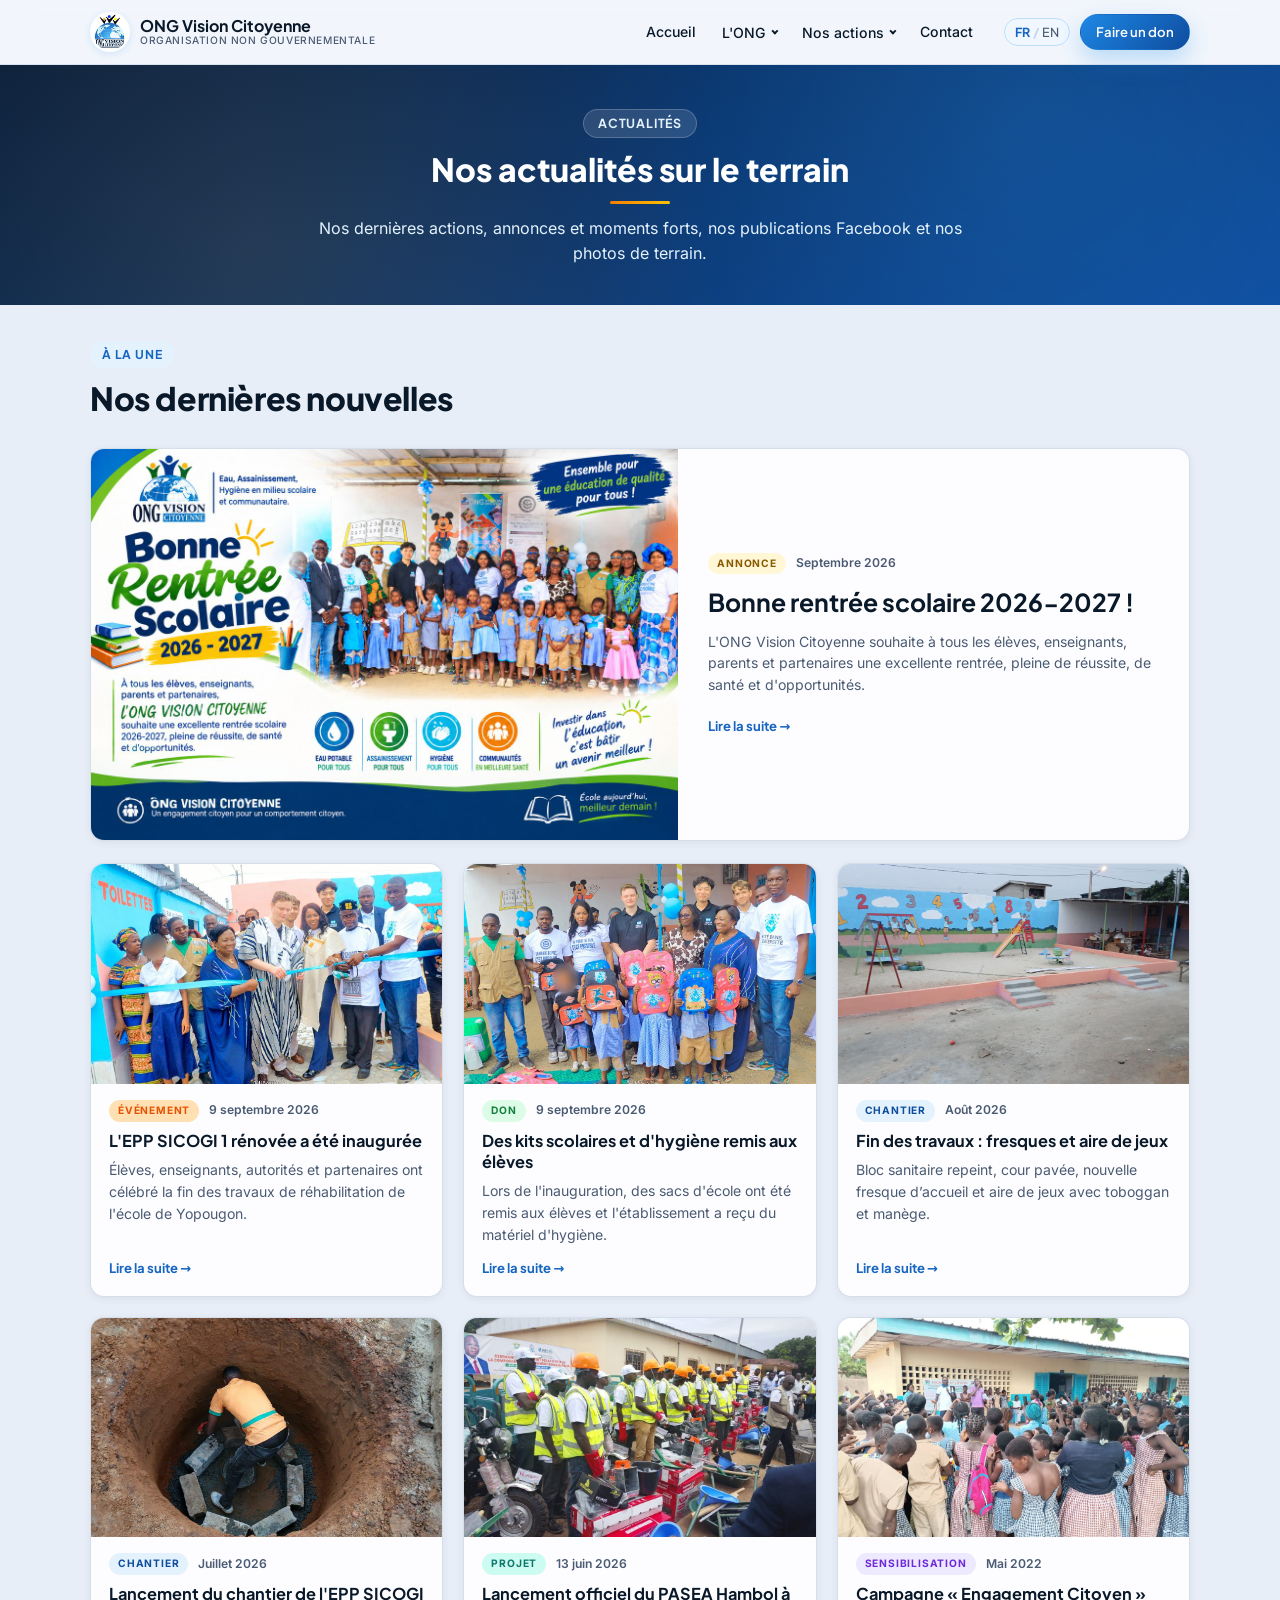
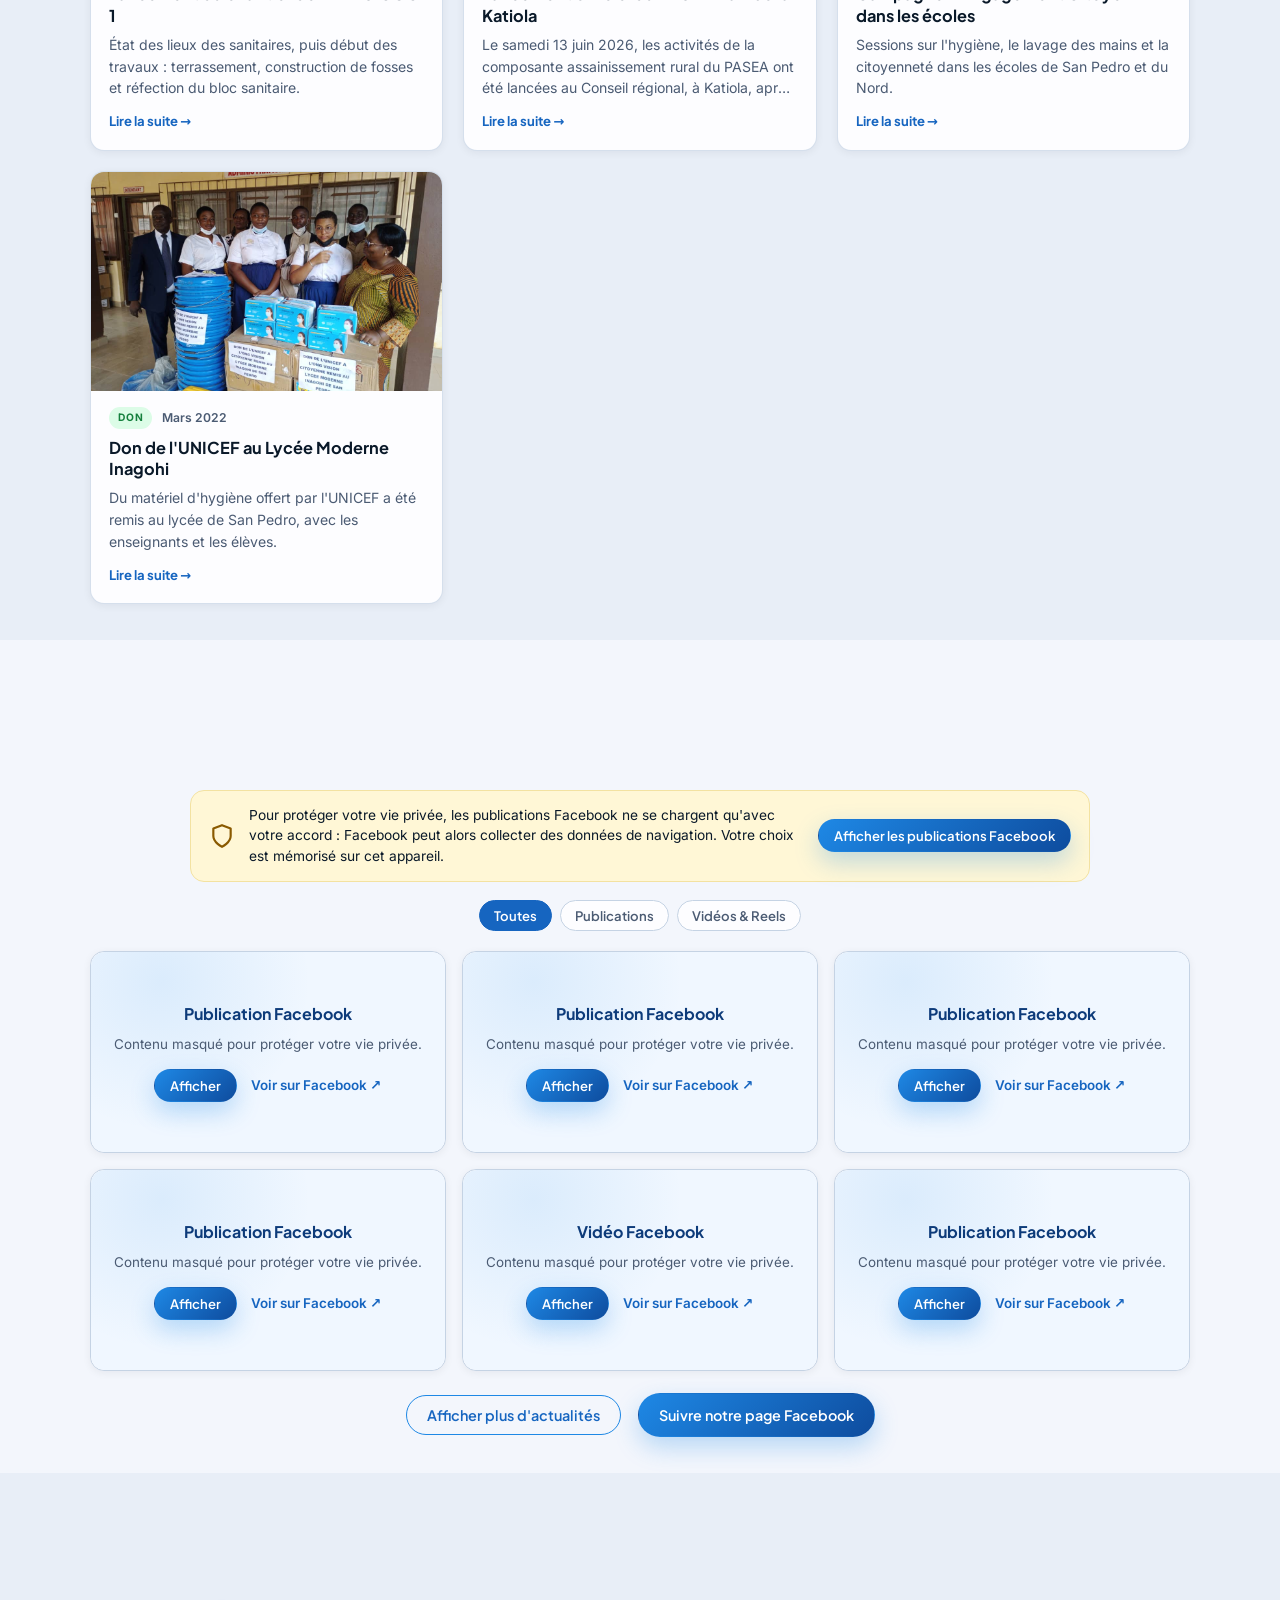
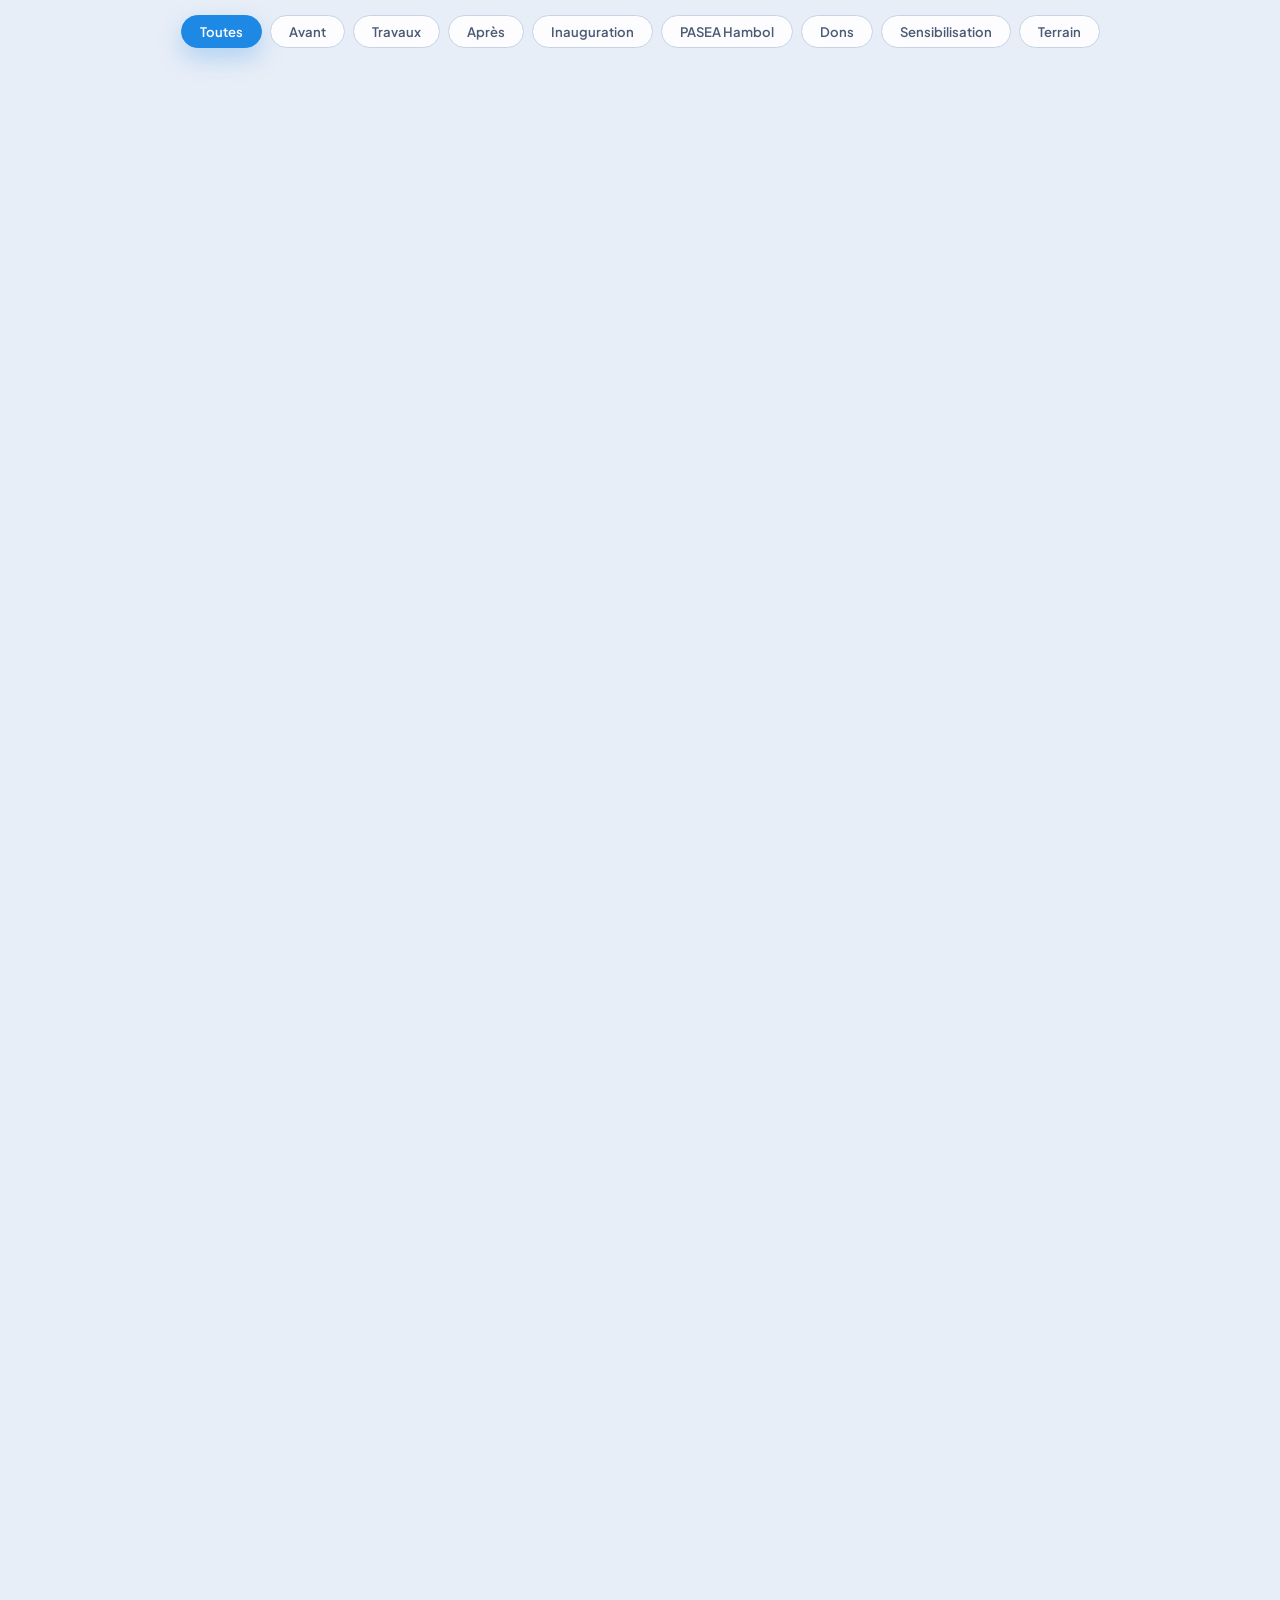
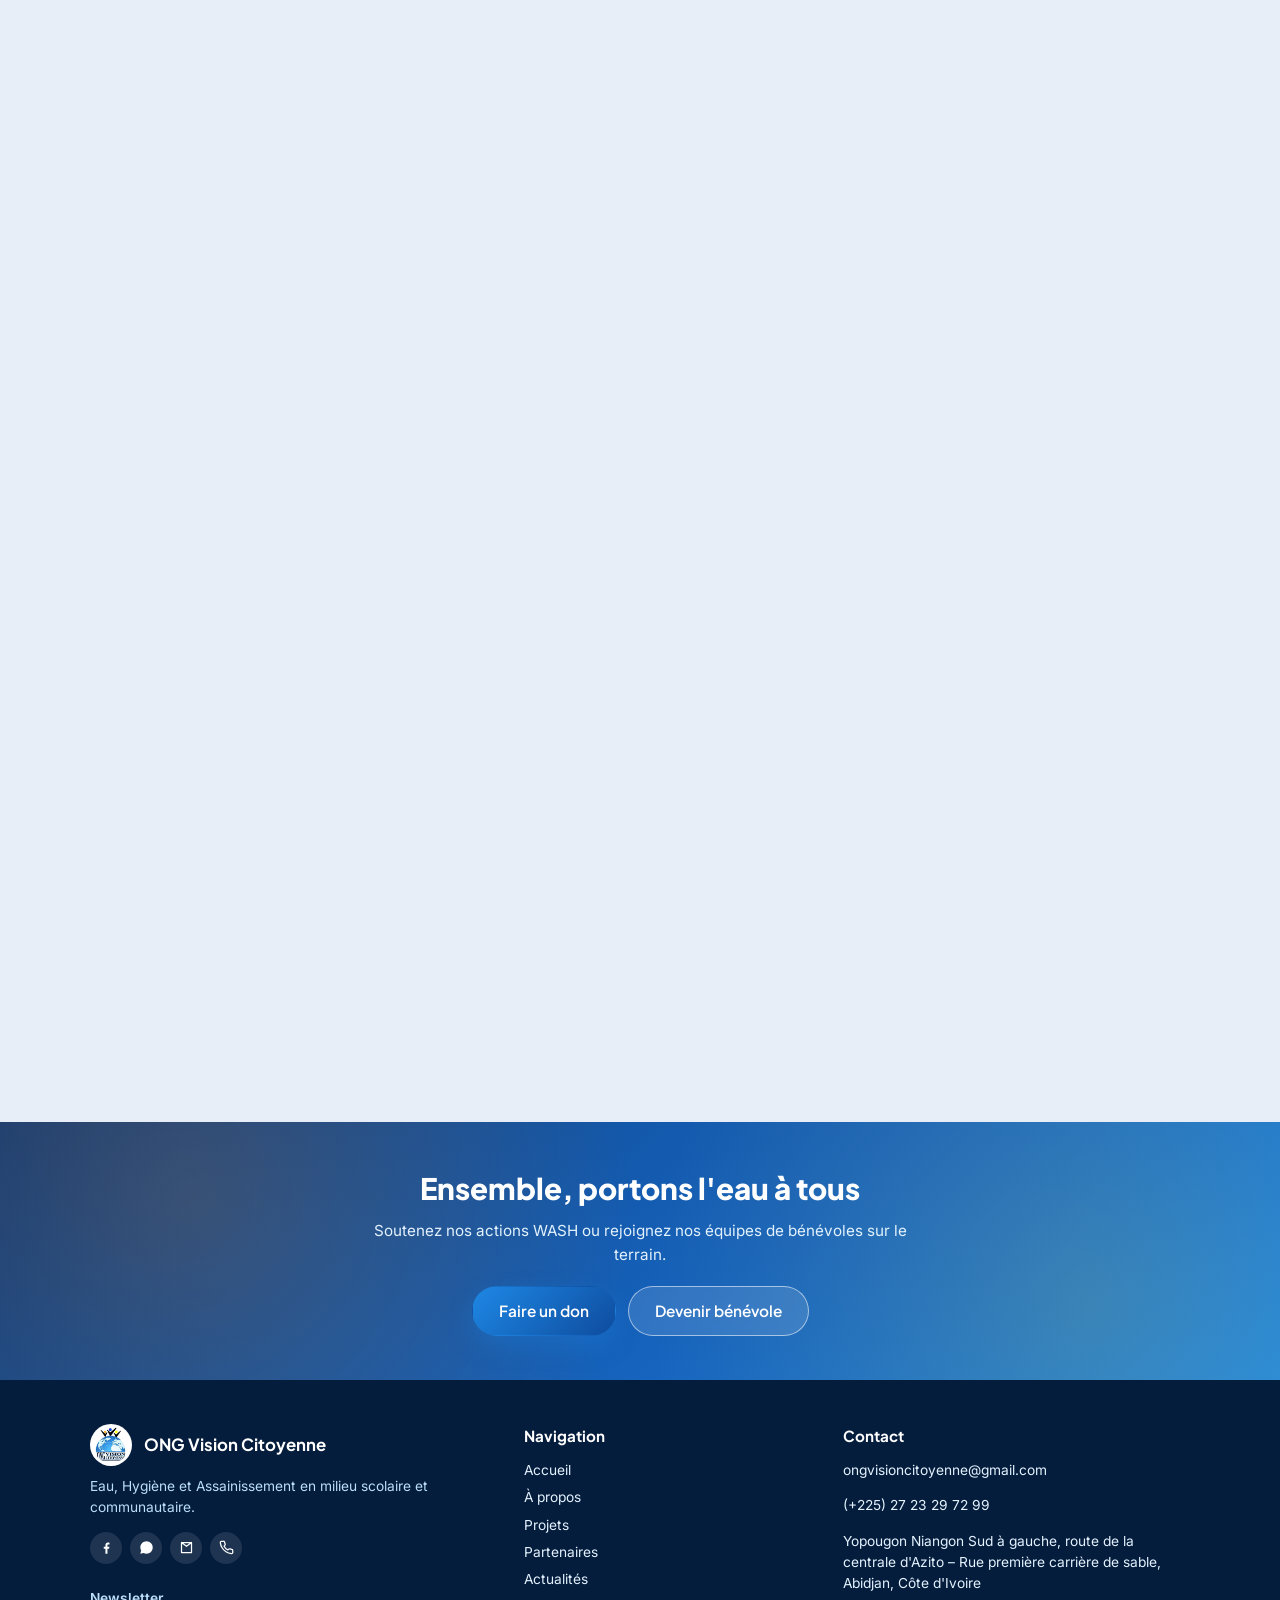
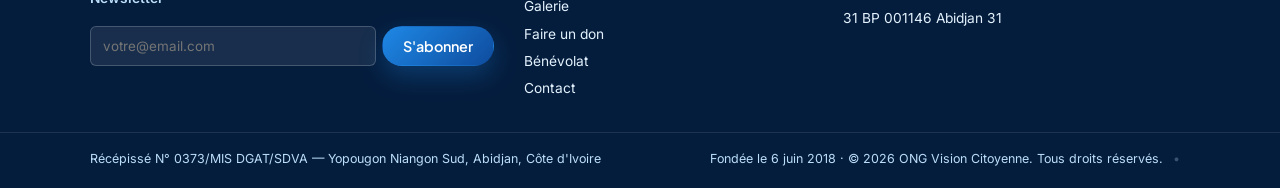
<file: actualites.html>
<!DOCTYPE html>
<html lang="fr">
<head>
  <meta charset="UTF-8" />
  <meta name="viewport" content="width=device-width, initial-scale=1.0" />
  <meta http-equiv="Content-Security-Policy" content="default-src 'self'; script-src 'self'; style-src 'self' 'unsafe-inline'; style-src-elem 'self'; style-src-attr 'unsafe-inline'; font-src 'self'; img-src 'self' data:; frame-src https://www.facebook.com https://www.google.com; connect-src 'self'; manifest-src 'self'; worker-src 'self'; object-src 'none'; base-uri 'self'; form-action 'self'" />
  <meta name="referrer" content="strict-origin-when-cross-origin" />
  <meta name="description" content="Actualités et photos terrain de l'ONG Vision Citoyenne : publications Facebook, vidéos et galerie photo." />
  <meta name="theme-color" content="#1E88E5" />
  <title>Actualités &amp; Galerie — ONG Vision Citoyenne</title>

  <link rel="icon" type="image/jpeg" href="assets/logo.jpeg" />
  <link rel="manifest" href="manifest.json" />
  <link rel="preload" href="assets/fonts/plus-jakarta-sans-latin.woff2" as="font" type="font/woff2" crossorigin />
  <link rel="preload" href="assets/fonts/inter-latin.woff2" as="font" type="font/woff2" crossorigin />
  <link rel="stylesheet" href="css/fonts.css?v=25" />
  <link rel="stylesheet" href="css/style.css?v=25" />
  <link rel="stylesheet" href="css/news.css?v=25" />
</head>
<body>

  <div id="site-header"></div>

  <main id="main">

    <section class="page-hero">
      <div class="container">
        <p class="page-eyebrow" data-i18n="news_tag">Actualités</p>
        <h1 data-i18n="news_title">Nos actualités sur le terrain</h1>
        <p class="page-lead" data-i18n="news_sub">Nos dernières actions, annonces et moments forts, nos publications Facebook et nos photos de terrain.</p>
      </div>
    </section>

    <!-- ACTUALITÉS DU SITE (js/news.js) -->
    <section class="section" id="a-la-une" aria-labelledby="alaUneTitle">
      <div class="container">
        <div class="news-head">
          <div>
            <span class="section-tag" data-i18n="an_tag">À la une</span>
            <h2 id="alaUneTitle" data-i18n="an_title">Nos dernières nouvelles</h2>
          </div>
        </div>
        <div class="news-layout" data-news="page"></div>
      </div>
    </section>

    <!-- ACTUALITÉS FACEBOOK -->
    <section class="section section-alt" id="actus">
      <div class="container">
        <div class="section-head fb-section-head">
          <span class="section-tag" data-i18n="fb_tag">Facebook</span>
          <h2 data-i18n="fb_title">Sur notre page Facebook</h2>
          <p class="section-sub" data-i18n="fb_sub">Publications et vidéos en direct de notre page officielle.</p>
        </div>
        <div class="consent-bar" id="fbConsent" hidden>
          <svg viewBox="0 0 24 24" fill="none" stroke="currentColor" stroke-width="2" stroke-linecap="round" stroke-linejoin="round" aria-hidden="true"><path d="M12 22s8-4 8-10V5l-8-3-8 3v7c0 6 8 10 8 10z"/></svg>
          <p data-i18n="fb_consent_txt">Pour protéger votre vie privée, les publications Facebook ne se chargent qu'avec votre accord : Facebook peut alors collecter des données de navigation. Votre choix est mémorisé sur cet appareil.</p>
          <button type="button" class="btn btn-primary btn-sm" data-i18n="fb_consent_btn">Afficher les publications Facebook</button>
        </div>
        <div class="news-tabs" role="tablist">
          <button class="news-tab active" data-filter="all" data-i18n="news_filter_all">Toutes</button>
          <button class="news-tab" data-filter="posts" data-i18n="news_filter_posts">Publications</button>
          <button class="news-tab" data-filter="videos" data-i18n="news_filter_videos">Vidéos &amp; Reels</button>
        </div>

        <div class="fb-grid" id="fbGrid">
          <div class="fb-embed"><iframe title="Publication Facebook" data-src="https://www.facebook.com/plugins/post.php?href=https%3A%2F%2Fwww.facebook.com%2Fongvisioncitoyenne%2Fposts%2Fpfbid02HkF6ZjYjYh48Pt3cb7CXdjE4W2XRX2pZHs1ToVK5XEnmydqWZXtqFMH6Ziur9uSSl&show_text=true&width=350" width="350" height="640" style="border:none;overflow:hidden" scrolling="no" frameborder="0" allowfullscreen loading="lazy"></iframe></div>
          <div class="fb-embed"><iframe title="Publication Facebook" data-src="https://www.facebook.com/plugins/post.php?href=https%3A%2F%2Fwww.facebook.com%2Fongvisioncitoyenne%2Fposts%2Fpfbid0mz4wxNCyjf69JsyA1eAxzXY6Cv98tcxYkhXrnBPdYo884uhPD54VNsfbtk6hU6tQl&show_text=true&width=350" width="350" height="640" style="border:none;overflow:hidden" scrolling="no" frameborder="0" allowfullscreen loading="lazy"></iframe></div>
          <div class="fb-embed"><iframe title="Publication Facebook" data-src="https://www.facebook.com/plugins/post.php?href=https%3A%2F%2Fwww.facebook.com%2Fongvisioncitoyenne%2Fposts%2Fpfbid0iWgi4eUZpgiXMvj548G6XRgdHWhuaS4DD5Xq8g5XJ5iME9u6sYGDXv1jF957drL3l&show_text=true&width=350" width="350" height="640" style="border:none;overflow:hidden" scrolling="no" frameborder="0" allowfullscreen loading="lazy"></iframe></div>
          <div class="fb-embed"><iframe title="Publication Facebook" data-src="https://www.facebook.com/plugins/post.php?href=https%3A%2F%2Fwww.facebook.com%2Fongvisioncitoyenne%2Fposts%2Fpfbid02QZarKPgtFCBCjMdkPccHC7jQuXzpojBSMm2HgGVP4H3utc2x2ve9d7cVqxNWvCpnl&show_text=true&width=350" width="350" height="640" style="border:none;overflow:hidden" scrolling="no" frameborder="0" allowfullscreen loading="lazy"></iframe></div>
          <div class="fb-embed fb-video"><iframe title="Vidéo Facebook" data-src="https://www.facebook.com/plugins/video.php?height=476&href=https%3A%2F%2Fwww.facebook.com%2Freel%2F4270191083247417%2F&show_text=true&width=350&t=0" width="320" height="591" style="border:none;overflow:hidden" scrolling="no" frameborder="0" allowfullscreen loading="lazy"></iframe></div>
          <div class="fb-embed"><iframe title="Publication Facebook" data-src="https://www.facebook.com/plugins/post.php?href=https%3A%2F%2Fwww.facebook.com%2Fongvisioncitoyenne%2Fposts%2Fpfbid0SxpyRnEbWP1mYoLwU6ACUxyfuEQix5KadhzsyWECUihk1S1jyzZqp7qqou4ydEFvl&show_text=true&width=350" width="350" height="640" style="border:none;overflow:hidden" scrolling="no" frameborder="0" allowfullscreen loading="lazy"></iframe></div>
          <div class="fb-embed"><iframe title="Publication Facebook" data-src="https://www.facebook.com/plugins/post.php?href=https%3A%2F%2Fwww.facebook.com%2Fongvisioncitoyenne%2Fposts%2Fpfbid02he1ZY9jsnemLdcjhKuAHjYREndUix6Y7u2JJzSaDd2hP6qzcfiP3guEPGkWoZ7HDl&show_text=true&width=350" width="350" height="640" style="border:none;overflow:hidden" scrolling="no" frameborder="0" allowfullscreen loading="lazy"></iframe></div>
          <div class="fb-embed fb-video"><iframe title="Vidéo Facebook" data-src="https://www.facebook.com/plugins/video.php?height=476&href=https%3A%2F%2Fwww.facebook.com%2Freel%2F1437997591033554%2F&show_text=true&width=350&t=0" width="320" height="591" style="border:none;overflow:hidden" scrolling="no" frameborder="0" allowfullscreen loading="lazy"></iframe></div>
          <div class="fb-embed"><iframe title="Publication Facebook" data-src="https://www.facebook.com/plugins/post.php?href=https%3A%2F%2Fwww.facebook.com%2Fongvisioncitoyenne%2Fposts%2Fpfbid02PnUonTLrzEnRQ3fKfD5a2BmnqicZkRHpVxRFASsKvic15saeD4oUTVMjQekJmwMgl&show_text=true&width=350" width="350" height="640" style="border:none;overflow:hidden" scrolling="no" frameborder="0" allowfullscreen loading="lazy"></iframe></div>
          <div class="fb-embed"><iframe title="Publication Facebook" data-src="https://www.facebook.com/plugins/post.php?href=https%3A%2F%2Fwww.facebook.com%2Fongvisioncitoyenne%2Fposts%2Fpfbid0M9og6M86ZHsQLVu7ZGdCQsds4ephQbWntofPTFVrDZimqGrNu1q4Hsid3PNAyESGl&show_text=true&width=350" width="350" height="640" style="border:none;overflow:hidden" scrolling="no" frameborder="0" allowfullscreen loading="lazy"></iframe></div>
          <div class="fb-embed fb-video"><iframe title="Vidéo Facebook" data-src="https://www.facebook.com/plugins/video.php?height=314&href=https%3A%2F%2Fwww.facebook.com%2Freel%2F1915839285968575%2F&show_text=true&width=350&t=0" width="350" height="429" style="border:none;overflow:hidden" scrolling="no" frameborder="0" allowfullscreen loading="lazy"></iframe></div>
          <div class="fb-embed fb-video"><iframe title="Vidéo Facebook" data-src="https://www.facebook.com/plugins/video.php?height=476&href=https%3A%2F%2Fwww.facebook.com%2Freel%2F1254348475631352%2F&show_text=false&width=350&t=0" width="320" height="476" style="border:none;overflow:hidden" scrolling="no" frameborder="0" allowfullscreen loading="lazy"></iframe></div>
          <div class="fb-embed"><iframe title="Publication Facebook" data-src="https://www.facebook.com/plugins/post.php?href=https%3A%2F%2Fwww.facebook.com%2Fongvisioncitoyenne%2Fposts%2Fpfbid0AkXev3cA5pV2wwbCHjrHiVBntsgTQKWEjNKuVoZKzKRvjfzP3v43XFjQMMkoiWo8l&show_text=true&width=350" width="350" height="640" style="border:none;overflow:hidden" scrolling="no" frameborder="0" allowfullscreen loading="lazy"></iframe></div>
          <div class="fb-embed"><iframe title="Publication Facebook" data-src="https://www.facebook.com/plugins/post.php?href=https%3A%2F%2Fwww.facebook.com%2Fongvisioncitoyenne%2Fposts%2Fpfbid0MTiWJpYEenqwubCx7xx7UM8oQdkRBDm54fTiecPpnroSYUg3hSUywJ6vidXr261Ul&show_text=true&width=350" width="350" height="640" style="border:none;overflow:hidden" scrolling="no" frameborder="0" allowfullscreen loading="lazy"></iframe></div>
          <div class="fb-embed"><iframe title="Publication Facebook" data-src="https://www.facebook.com/plugins/post.php?href=https%3A%2F%2Fwww.facebook.com%2Fongvisioncitoyenne%2Fposts%2Fpfbid0Fza2eGnifUnFPcS8aj6ThWDivcVhskpf3FhKhSqxwgSKWmCKnN1pFZAeanBpU44Xl&show_text=true&width=350" width="350" height="640" style="border:none;overflow:hidden" scrolling="no" frameborder="0" allowfullscreen loading="lazy"></iframe></div>
          <div class="fb-embed"><iframe title="Publication Facebook" data-src="https://www.facebook.com/plugins/post.php?href=https%3A%2F%2Fwww.facebook.com%2Fongvisioncitoyenne%2Fposts%2Fpfbid0qB52zT66ZDdhvTZ7MsK3g613EgdSA3FnB1aF1sHGkN81rVapjwNdQHZxZcxAzPzxl&show_text=true&width=350" width="350" height="640" style="border:none;overflow:hidden" scrolling="no" frameborder="0" allowfullscreen loading="lazy"></iframe></div>
        </div>

        <div class="fb-controls">
          <button type="button" class="btn btn-outline" id="fbMoreBtn" data-i18n="news_more" style="margin-right:12px">Afficher plus d'actualités</button>
          <a href="https://www.facebook.com/ongvisioncitoyenne" target="_blank" rel="noopener" class="btn btn-primary" data-i18n="news_btn">Suivre notre page Facebook</a>
        </div>
      </div>
    </section>

    <!-- GALERIE -->
    <section class="section" id="galerie">
      <div class="container">
        <div class="section-head">
          <span class="section-tag" data-i18n="gal_tag">Galerie</span>
          <h2 data-i18n="gal_title">Nos photos de terrain</h2>
          <p class="section-sub" data-i18n="gal_sub">Images de nos réalisations, chantiers et sensibilisations. Cliquez sur une photo pour l'agrandir.</p>
        </div>
        <div class="gal-filters" id="galFilters" data-for="galerieGrid">
          <button class="gal-filter active" data-cat="all" data-i18n="gal_all">Toutes</button>
          <button class="gal-filter" data-cat="avant" data-i18n="gal_avant">Avant</button>
          <button class="gal-filter" data-cat="travaux" data-i18n="gal_travaux">Travaux</button>
          <button class="gal-filter" data-cat="apres" data-i18n="gal_apres">Après</button>
          <button class="gal-filter" data-cat="ceremonie" data-i18n="gal_cere">Inauguration</button>
          <button class="gal-filter" data-cat="pasea-mob,pasea-form,pasea-lancement,pasea-chantier">PASEA Hambol</button>
          <button class="gal-filter" data-cat="don" data-i18n="gal_don">Dons</button>
          <button class="gal-filter" data-cat="sensibilisation" data-i18n="gal_sensib">Sensibilisation</button>
          <button class="gal-filter" data-cat="terrain" data-i18n="gal_terrain">Terrain</button>
        </div>
        <div class="gal-grid" id="galerieGrid" data-gallery></div>
      </div>
    </section>

    <!-- LIGHTBOX -->
    <div class="lightbox" id="lightbox" role="dialog" aria-modal="true" aria-label="Visionneuse d'images" hidden>
      <button class="lb-btn lb-close" id="lbClose" type="button" aria-label="Fermer"><svg viewBox="0 0 24 24" fill="none" stroke="currentColor" stroke-width="2.5" stroke-linecap="round"><path d="M18 6 6 18M6 6l12 12"/></svg></button>
      <button class="lb-btn lb-prev" id="lbPrev" type="button" aria-label="Image précédente"><svg viewBox="0 0 24 24" fill="none" stroke="currentColor" stroke-width="2.5" stroke-linecap="round" stroke-linejoin="round"><path d="M15 18l-6-6 6-6"/></svg></button>
      <figure class="lb-figure">
        <img id="lbImg" src="data:image/svg+xml,%3Csvg xmlns='http://www.w3.org/2000/svg'/%3E" alt="" />
        <figcaption id="lbCaption"></figcaption>
      </figure>
      <button class="lb-btn lb-next" id="lbNext" type="button" aria-label="Image suivante"><svg viewBox="0 0 24 24" fill="none" stroke="currentColor" stroke-width="2.5" stroke-linecap="round" stroke-linejoin="round"><path d="M9 18l6-6-6-6"/></svg></button>
    </div>

  </main>

  <div id="site-footer"></div>
  <div id="site-floating"></div>

  <script src="js/galerie.js?v=25"></script>
  <script src="js/news.js?v=25"></script>
  <script src="js/news-render.js?v=25"></script>
  <script src="js/layout.js?v=25"></script>
  <script src="js/main.js?v=25"></script>
</body>
</html>
</file>
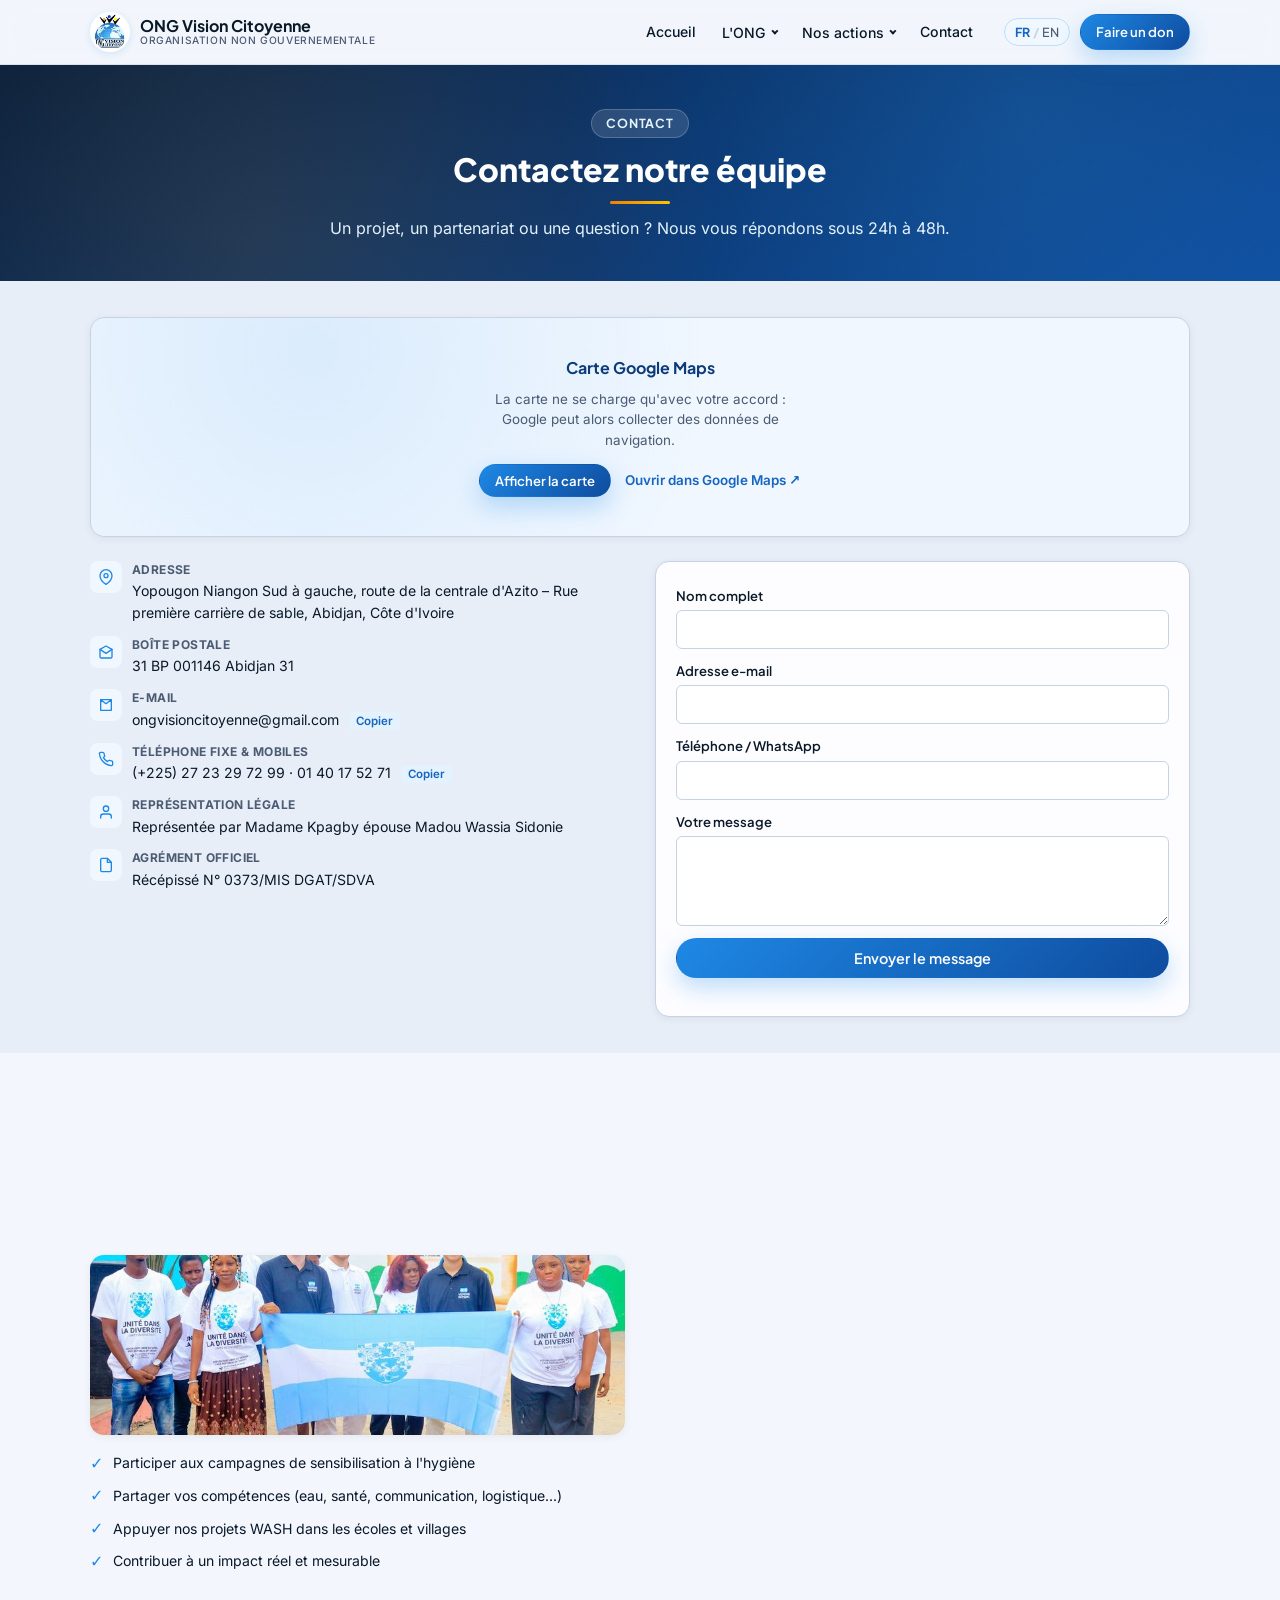
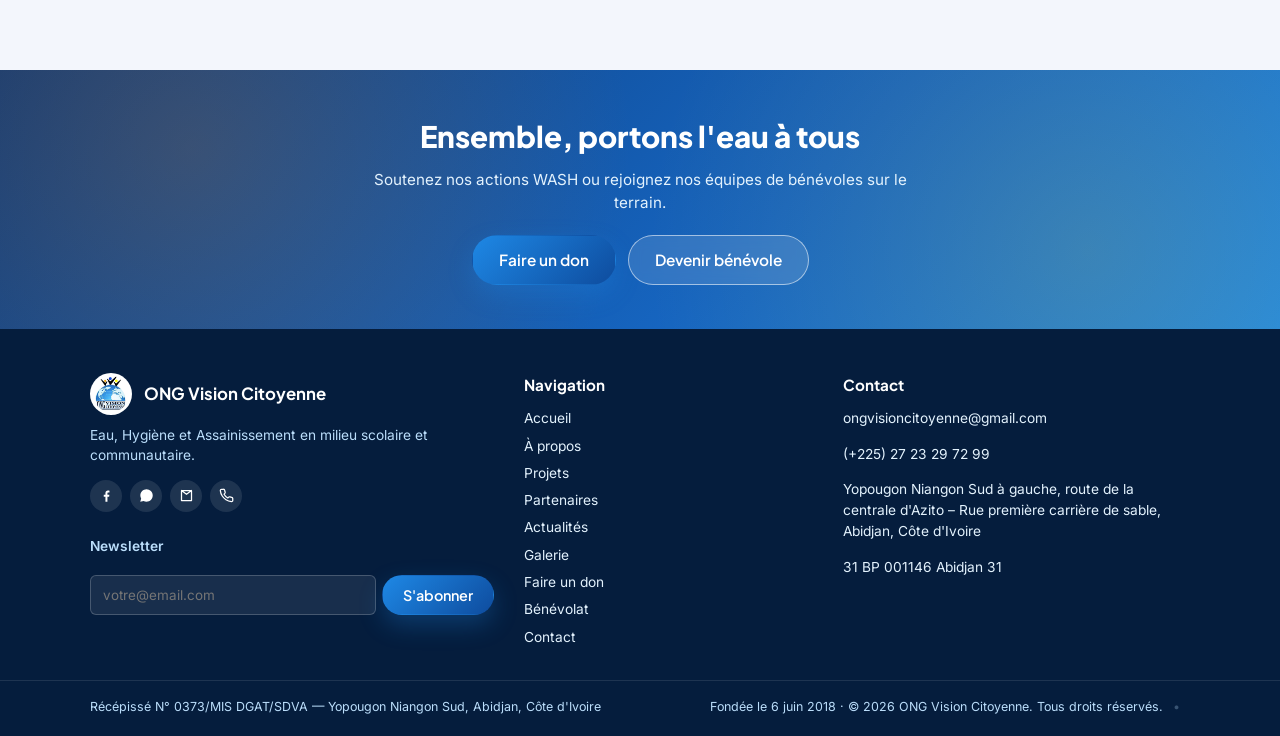
<file: contact.html>
<!DOCTYPE html>
<html lang="fr">
<head>
  <meta charset="UTF-8" />
  <meta name="viewport" content="width=device-width, initial-scale=1.0" />
  <meta http-equiv="Content-Security-Policy" content="default-src 'self'; script-src 'self'; style-src 'self' 'unsafe-inline'; style-src-elem 'self'; style-src-attr 'unsafe-inline'; font-src 'self'; img-src 'self' data:; frame-src https://www.facebook.com https://www.google.com; connect-src 'self'; manifest-src 'self'; worker-src 'self'; object-src 'none'; base-uri 'self'; form-action 'self'" />
  <meta name="referrer" content="strict-origin-when-cross-origin" />
  <meta name="description" content="Contactez l'ONG Vision Citoyenne. Devenez bénévole, écrivez-nous ou trouvez notre siège à Yopougon Niangon Sud, Abidjan." />
  <meta name="theme-color" content="#1E88E5" />
  <title>Contact &amp; Bénévolat — ONG Vision Citoyenne</title>

  <link rel="icon" type="image/jpeg" href="assets/logo.jpeg" />
  <link rel="manifest" href="manifest.json" />
  <link rel="preload" href="assets/fonts/plus-jakarta-sans-latin.woff2" as="font" type="font/woff2" crossorigin />
  <link rel="preload" href="assets/fonts/inter-latin.woff2" as="font" type="font/woff2" crossorigin />
  <link rel="stylesheet" href="css/fonts.css?v=25" />
  <link rel="stylesheet" href="css/style.css?v=25" />
</head>
<body>

  <div id="site-header"></div>

  <main id="main">

    <section class="page-hero">
      <div class="container">
        <p class="page-eyebrow" data-i18n="contact_tag">Contact</p>
        <h1 data-i18n="contact_title">Contactez notre équipe</h1>
        <p class="page-lead" data-i18n="contact_sub">Un projet, un partenariat ou une question ? Nous vous répondons sous 24h à 48h.</p>
      </div>
    </section>

    <section class="section" id="contact">
      <div class="container">
        <div class="contact-map" aria-label="Localisation de l'ONG" data-consent="maps" data-link="https://www.google.com/maps/search/?api=1&amp;query=Yopougon%20Niangon%20Sud%2C%20Abidjan%2C%20C%C3%B4te%20d%27Ivoire">
          <iframe title="Localisation — Yopougon Niangon Sud, Abidjan" data-src="https://www.google.com/maps?q=Yopougon%20Niangon%20Sud%2C%20route%20de%20la%20centrale%20d'Azito%2C%20Abidjan%2C%20C%C3%B4te%20d'Ivoire&amp;output=embed" loading="lazy" hidden></iframe>
        </div>

        <div class="contact-grid">
          <ul class="contact-info">
            <li>
              <div class="contact-icon" aria-hidden="true"><svg viewBox="0 0 24 24" fill="none" stroke="currentColor" stroke-width="2" stroke-linecap="round" stroke-linejoin="round"><path d="M21 10c0 7-9 13-9 13s-9-6-9-13a9 9 0 0 1 18 0z"/><circle cx="12" cy="10" r="3"/></svg></div>
              <div class="contact-detail">
                <strong>Adresse</strong>
                <span data-i18n="contact_addr">Yopougon Niangon Sud à gauche, route de la centrale d'Azito – Rue première carrière de sable, Abidjan, Côte d'Ivoire</span>
              </div>
            </li>
            <li>
              <div class="contact-icon" aria-hidden="true"><svg viewBox="0 0 24 24" fill="none" stroke="currentColor" stroke-width="2" stroke-linecap="round" stroke-linejoin="round"><path d="M3 8l9-5 9 5v11a2 2 0 0 1-2 2H5a2 2 0 0 1-2-2z"/><path d="M3 8l9 6 9-6"/></svg></div>
              <div class="contact-detail">
                <strong>Boîte postale</strong>
                <span>31 BP 001146 Abidjan 31</span>
              </div>
            </li>
            <li>
              <div class="contact-icon" aria-hidden="true"><svg viewBox="0 0 24 24" fill="none" stroke="currentColor" stroke-width="2" stroke-linecap="round" stroke-linejoin="round"><path d="M4 4h16v16H4z M4 4l8 6 8-6"/></svg></div>
              <div class="contact-detail">
                <strong>E-mail</strong>
                <div><a href="mailto:ongvisioncitoyenne@gmail.com">ongvisioncitoyenne@gmail.com</a>
                <button type="button" class="copy-btn" data-copy="ongvisioncitoyenne@gmail.com">Copier</button></div>
              </div>
            </li>
            <li>
              <div class="contact-icon" aria-hidden="true"><svg viewBox="0 0 24 24" fill="none" stroke="currentColor" stroke-width="2" stroke-linecap="round" stroke-linejoin="round"><path d="M22 16.92v3a2 2 0 0 1-2.18 2 19.79 19.79 0 0 1-8.63-3.07 19.5 19.5 0 0 1-6-6 19.79 19.79 0 0 1-3.07-8.67A2 2 0 0 1 4.11 2h3a2 2 0 0 1 2 1.72c.13.96.36 1.9.7 2.81a2 2 0 0 1-.45 2.11L8.09 9.91a16 16 0 0 0 6 6l1.27-1.27a2 2 0 0 1 2.11-.45c.91.34 1.85.57 2.81.7A2 2 0 0 1 22 16.92z"/></svg></div>
              <div class="contact-detail">
                <strong>Téléphone fixe &amp; Mobiles</strong>
                <div><a href="tel:+2252723297299">(+225) 27 23 29 72 99</a> · <a href="tel:+2250140175271">01 40 17 52 71</a>
                <button type="button" class="copy-btn" data-copy="+2252723297299">Copier</button></div>
              </div>
            </li>
            <li>
              <div class="contact-icon" aria-hidden="true"><svg viewBox="0 0 24 24" fill="none" stroke="currentColor" stroke-width="2" stroke-linecap="round" stroke-linejoin="round"><path d="M20 21v-2a4 4 0 0 0-4-4H8a4 4 0 0 0-4 4v2 M12 11a4 4 0 1 0 0-8 4 4 0 0 0 0 8z"/></svg></div>
              <div class="contact-detail">
                <strong>Représentation légale</strong>
                <span data-i18n="contact_rep">Représentée par Madame Kpagby épouse Madou Wassia Sidonie</span>
              </div>
            </li>
            <li>
              <div class="contact-icon" aria-hidden="true"><svg viewBox="0 0 24 24" fill="none" stroke="currentColor" stroke-width="2" stroke-linecap="round" stroke-linejoin="round"><path d="M14 2H6a2 2 0 0 0-2 2v16a2 2 0 0 0 2 2h12a2 2 0 0 0 2-2V8z M14 2v6h6"/></svg></div>
              <div class="contact-detail">
                <strong>Agrément officiel</strong>
                <span data-i18n="contact_receipt">Récépissé N° 0373/MIS DGAT/SDVA</span>
              </div>
            </li>
          </ul>

          <form class="contact-form" id="contactForm" novalidate>
            <div class="hp-field" aria-hidden="true"><label>Site web<input type="text" name="website" tabindex="-1" autocomplete="off" /></label></div>
            <div class="field"><label for="cn" data-i18n="form_name">Nom complet</label><input id="cn" name="name" type="text" required maxlength="100" autocomplete="name" /></div>
            <div class="field"><label for="ce" data-i18n="form_email">Adresse e-mail</label><input id="ce" name="email" type="email" required maxlength="254" autocomplete="email" /></div>
            <div class="field"><label for="cp" data-i18n="form_phone">Téléphone / WhatsApp</label><input id="cp" name="phone" type="tel" maxlength="30" autocomplete="tel" /></div>
            <div class="field"><label for="cm" data-i18n="form_msg_contact">Votre message</label><textarea id="cm" name="message" rows="4" required maxlength="2000"></textarea></div>
            <button type="submit" class="btn btn-primary btn-block" data-i18n="contact_btn">Envoyer le message</button>
            <p class="form-status" id="contactStatus" role="status"></p>
          </form>
        </div>
      </div>
    </section>

    <!-- BÉNÉVOLAT -->
    <section class="section section-alt" id="benevole">
      <div class="container">
        <div class="section-head">
          <span class="section-tag" data-i18n="vol_tag">Bénévolat</span>
          <h2 data-i18n="vol_title">Devenez bénévole</h2>
          <p class="section-sub" data-i18n="vol_sub">Donnez de votre temps et de vos compétences pour apporter l'eau et la santé.</p>
        </div>

        <div class="vol-grid">
          <div class="vol-side">
            <img class="vol-img" src="assets/img/benevolat.jpg" alt="Bénévoles et partenaires de l'ONG Vision Citoyenne réunis lors d'une action" loading="lazy" width="810" height="540" />
            <ul class="vol-list">
              <li data-i18n="vol1">Participer aux campagnes de sensibilisation à l'hygiène</li>
              <li data-i18n="vol2">Partager vos compétences (eau, santé, communication, logistique...)</li>
              <li data-i18n="vol3">Appuyer nos projets WASH dans les écoles et villages</li>
              <li data-i18n="vol4">Contribuer à un impact réel et mesurable</li>
            </ul>
          </div>

          <form class="vol-form" id="volForm" novalidate>
            <div class="hp-field" aria-hidden="true"><label>Site web<input type="text" name="website" tabindex="-1" autocomplete="off" /></label></div>
            <div class="field"><label for="vn" data-i18n="form_name">Nom complet</label><input id="vn" name="name" type="text" required maxlength="100" autocomplete="name" /></div>
            <div class="field"><label for="ve" data-i18n="form_email">Adresse e-mail</label><input id="ve" name="email" type="email" required maxlength="254" autocomplete="email" /></div>
            <div class="field"><label for="vp" data-i18n="form_phone">Téléphone / WhatsApp</label><input id="vp" name="phone" type="tel" maxlength="30" autocomplete="tel" /></div>
            <div class="field"><label for="vm" data-i18n="form_msg">Vos motivations ou compétences</label><textarea id="vm" name="message" rows="3" required maxlength="2000"></textarea></div>
            <button type="submit" class="btn btn-primary btn-block" data-i18n="vol_btn">Je m'engage comme bénévole</button>
            <p class="form-status" id="volStatus" role="status"></p>
          </form>
        </div>
      </div>
    </section>

  </main>

  <div id="site-footer"></div>
  <div id="site-floating"></div>

  <script src="js/layout.js?v=25"></script>
  <script src="js/main.js?v=25"></script>
</body>
</html>
</file>
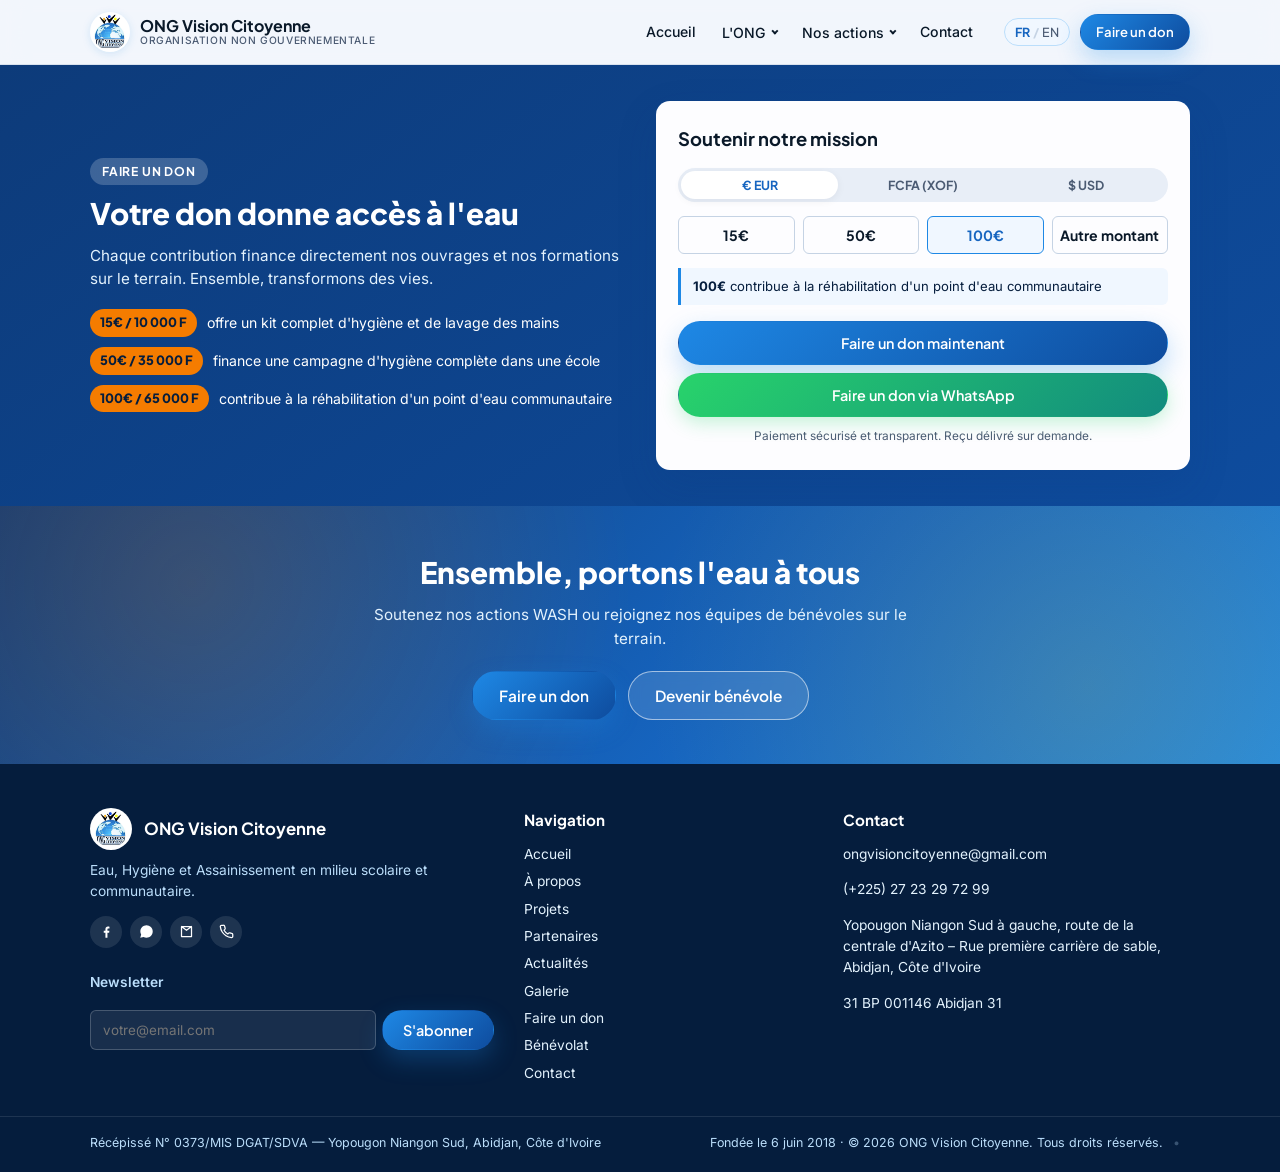
<file: don.html>
<!DOCTYPE html>
<html lang="fr">
<head>
  <meta charset="UTF-8" />
  <meta name="viewport" content="width=device-width, initial-scale=1.0" />
  <meta http-equiv="Content-Security-Policy" content="default-src 'self'; script-src 'self'; style-src 'self' 'unsafe-inline'; style-src-elem 'self'; style-src-attr 'unsafe-inline'; font-src 'self'; img-src 'self' data:; frame-src https://www.facebook.com https://www.google.com; connect-src 'self'; manifest-src 'self'; worker-src 'self'; object-src 'none'; base-uri 'self'; form-action 'self'" />
  <meta name="referrer" content="strict-origin-when-cross-origin" />
  <meta name="description" content="Faire un don à l'ONG Vision Citoyenne — Eau, Hygiène et Assainissement. Devises : EUR, XOF (FCFA), USD." />
  <meta name="theme-color" content="#1E88E5" />
  <title>Faire un don — ONG Vision Citoyenne</title>

  <link rel="icon" type="image/jpeg" href="assets/logo.jpeg" />
  <link rel="manifest" href="manifest.json" />
  <link rel="preload" href="assets/fonts/plus-jakarta-sans-latin.woff2" as="font" type="font/woff2" crossorigin />
  <link rel="preload" href="assets/fonts/inter-latin.woff2" as="font" type="font/woff2" crossorigin />
  <link rel="stylesheet" href="css/fonts.css?v=25" />
  <link rel="stylesheet" href="css/style.css?v=25" />
</head>
<body>

  <div id="site-header"></div>

  <main id="main">

    <section class="section donate" id="don">
      <div class="container donate-inner">
        <div class="donate-text">
          <span class="section-tag" data-i18n="donate_tag">Faire un don</span>
          <h2 data-i18n="donate_title">Votre don donne accès à l'eau</h2>
          <p data-i18n="donate_sub">Chaque contribution finance directement nos ouvrages et nos formations sur le terrain. Ensemble, transformons des vies.</p>

          <ul class="donate-impact">
            <li><strong>15€ / 10 000 F</strong> <span data-i18n="impact1">offre un kit complet d'hygiène et de lavage des mains</span></li>
            <li><strong>50€ / 35 000 F</strong> <span data-i18n="impact2">finance une campagne d'hygiène complète dans une école</span></li>
            <li><strong>100€ / 65 000 F</strong> <span data-i18n="impact3">contribue à la réhabilitation d'un point d'eau communautaire</span></li>
          </ul>
        </div>

        <div class="donate-card">
          <h3 data-i18n="donate_card_t">Soutenir notre mission</h3>

          <div class="currency-tabs" role="tablist" aria-label="Devise du don">
            <button type="button" class="currency-tab active" data-currency="EUR">€ EUR</button>
            <button type="button" class="currency-tab" data-currency="XOF">FCFA (XOF)</button>
            <button type="button" class="currency-tab" data-currency="USD">$ USD</button>
          </div>

          <div class="amount-grid" id="amountGrid" role="group" aria-label="Montant du don"></div>

          <div class="custom-amount-wrap" id="customAmountWrap" hidden>
            <label for="customAmount" class="sr-only">Montant personnalisé</label>
            <input type="number" id="customAmount" class="field-input" placeholder="Montant personnalisé" min="1" max="100000000" step="1" />
          </div>

          <div class="donation-impact-card" id="donationImpactText"></div>

          <div class="donate-buttons-row">
            <a href="mailto:ongvisioncitoyenne@gmail.com?subject=Faire%20un%20don" id="donateBtn" class="btn btn-primary btn-block" data-i18n="donate_btn">Faire un don maintenant</a>
            <a href="https://wa.me/2250584844614?text=Bonjour%20ONG%20Vision%20Citoyenne,%20je%20souhaite%20faire%20un%20don" id="donateWaBtn" target="_blank" rel="noopener" class="btn btn-wa btn-block" data-i18n="donate_wa_btn">Faire un don via WhatsApp</a>
          </div>

          <p class="donate-note" data-i18n="donate_note">Paiement sécurisé et transparent. Reçu délivré sur demande.</p>
        </div>
      </div>
    </section>

  </main>

  <div id="site-footer"></div>
  <div id="site-floating"></div>

  <script src="js/layout.js?v=25"></script>
  <script src="js/main.js?v=25"></script>
</body>
</html>
</file>
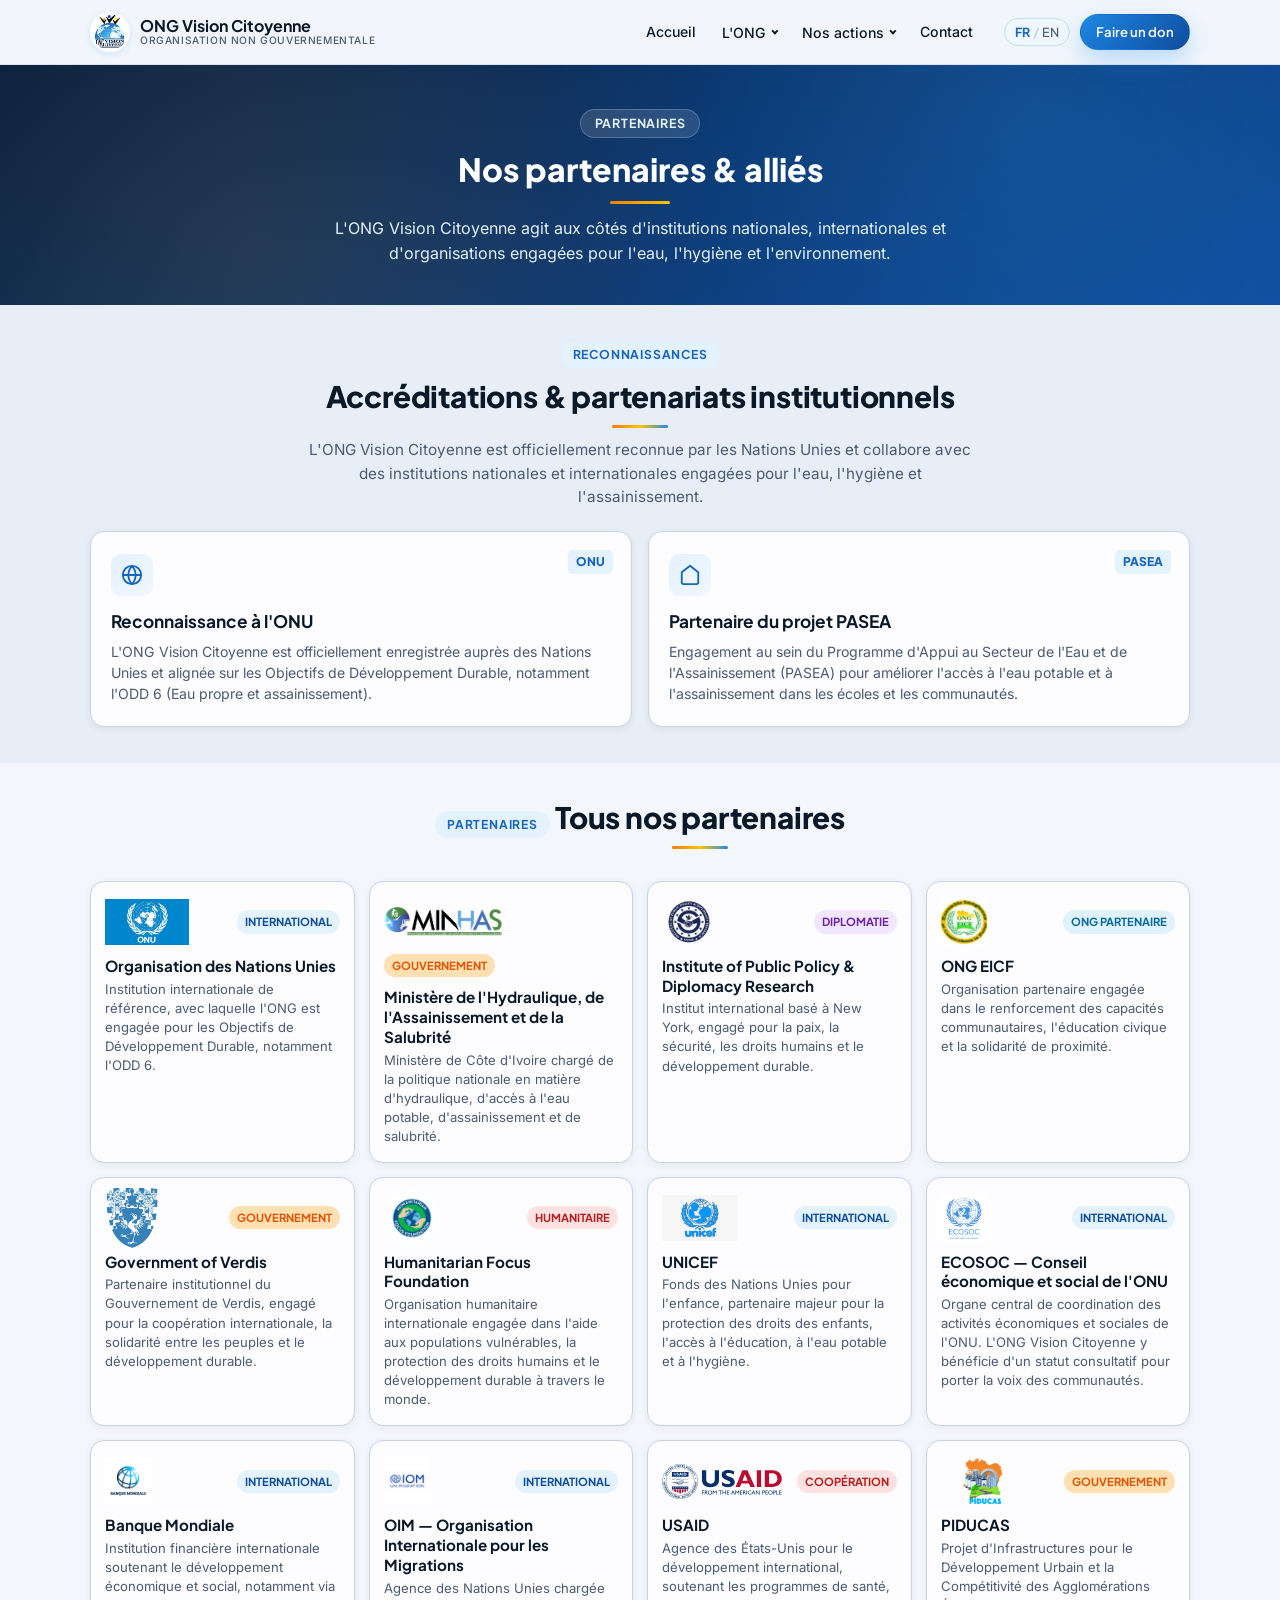
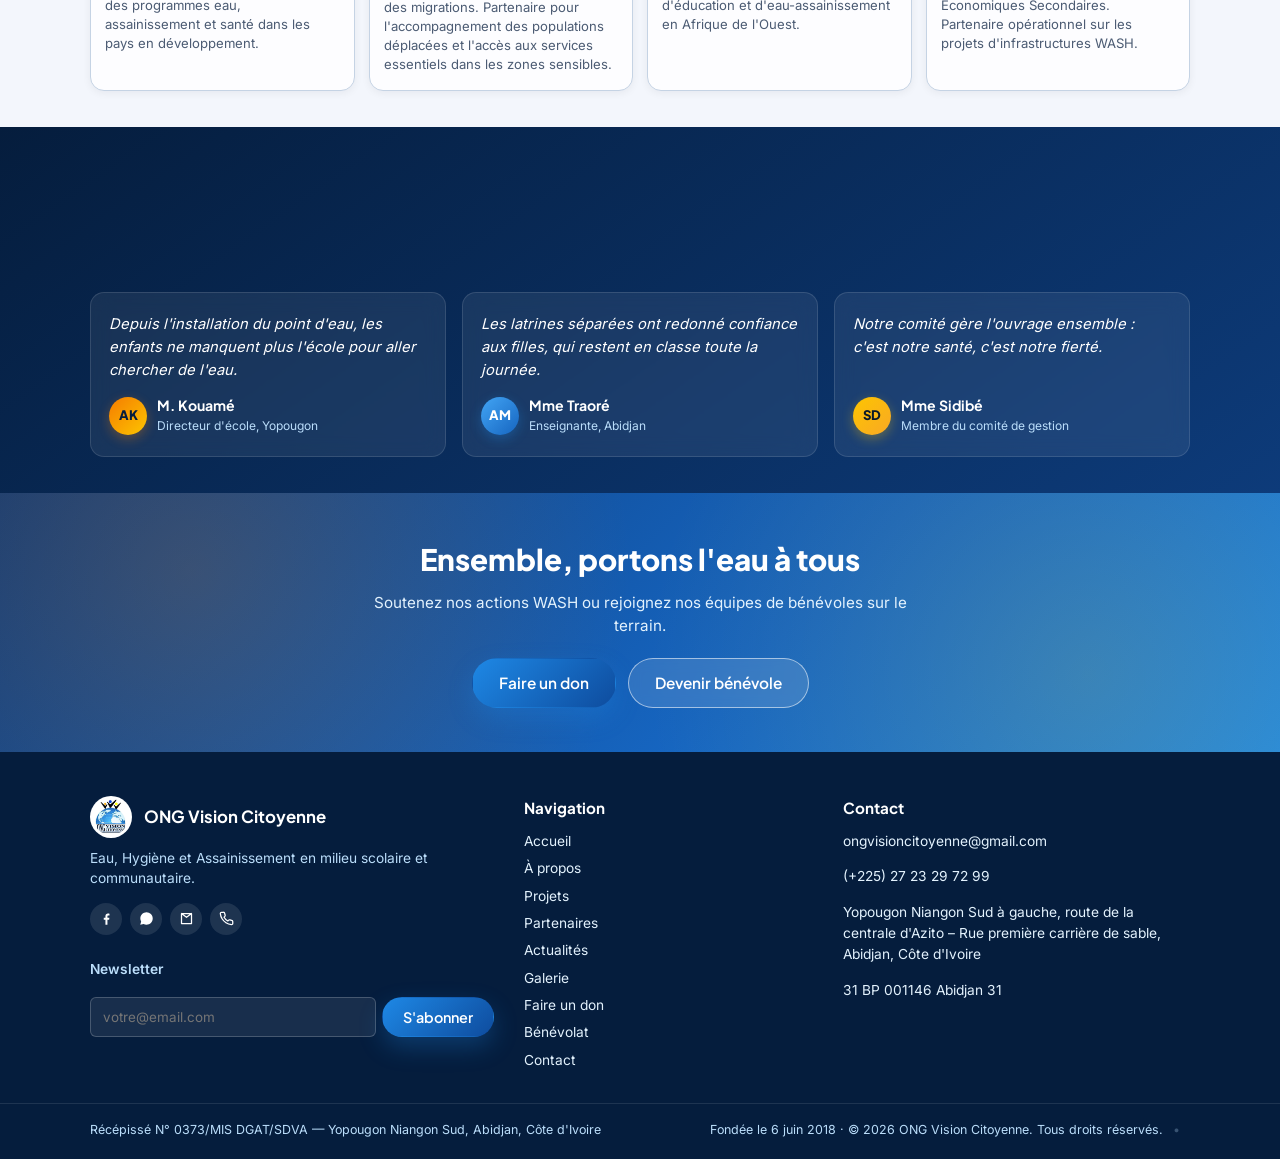
<file: partenaires.html>
<!DOCTYPE html>
<html lang="fr">
<head>
  <meta charset="UTF-8" />
  <meta name="viewport" content="width=device-width, initial-scale=1.0" />
  <meta http-equiv="Content-Security-Policy" content="default-src 'self'; script-src 'self'; style-src 'self' 'unsafe-inline'; style-src-elem 'self'; style-src-attr 'unsafe-inline'; font-src 'self'; img-src 'self' data:; frame-src https://www.facebook.com https://www.google.com; connect-src 'self'; manifest-src 'self'; worker-src 'self'; object-src 'none'; base-uri 'self'; form-action 'self'" />
  <meta name="referrer" content="strict-origin-when-cross-origin" />
  <meta name="description" content="Découvrez les partenaires institutionnels et les reconnaissances officielles de l'ONG Vision Citoyenne." />
  <meta name="theme-color" content="#1E88E5" />
  <title>Partenaires & Reconnaissances — ONG Vision Citoyenne</title>

  <link rel="icon" type="image/jpeg" href="assets/logo.jpeg" />
  <link rel="apple-touch-icon" href="assets/logo.jpeg" />
  <link rel="manifest" href="manifest.json" />
  <link rel="preload" href="assets/fonts/plus-jakarta-sans-latin.woff2" as="font" type="font/woff2" crossorigin />
  <link rel="preload" href="assets/fonts/inter-latin.woff2" as="font" type="font/woff2" crossorigin />
  <link rel="stylesheet" href="css/fonts.css?v=25" />
  <link rel="stylesheet" href="css/style.css?v=25" />
</head>
<body>

  <div id="site-header"></div>

  <main id="main">

    <!-- BANDEAU DE PAGE -->
    <section class="page-hero">
      <div class="container">
        <p class="page-eyebrow" data-i18n="partners_tag">Partenaires</p>
        <h1 data-i18n="partners_title">Nos partenaires &amp; alliés</h1>
        <p class="page-lead" data-i18n="partners_sub">L'ONG Vision Citoyenne agit aux côtés d'institutions nationales, internationales et d'organisations engagées pour l'eau, l'hygiène et l'environnement.</p>
      </div>
    </section>

    <!-- RECONNAISSANCES -->
    <section class="section" id="reconnaissances">
      <div class="container">
        <div class="section-head">
          <span class="section-tag" data-i18n="recog_tag">Reconnaissances</span>
          <h2 data-i18n="recog_title">Accréditations &amp; partenariats institutionnels</h2>
          <p class="section-sub" data-i18n="recog_sub">L'ONG Vision Citoyenne est officiellement reconnue par les Nations Unies et collabore avec des institutions nationales et internationales.</p>
        </div>

        <div class="recog-grid">
          <article class="recog-card">
            <div class="recog-badge" aria-hidden="true">ONU</div>
            <div class="card-icon" aria-hidden="true"><svg viewBox="0 0 24 24" fill="none" stroke="currentColor" stroke-width="2" stroke-linecap="round" stroke-linejoin="round"><circle cx="12" cy="12" r="10"/><path d="M2 12h20 M12 2a15.3 15.3 0 0 1 4 10 15.3 15.3 0 0 1-4 10 15.3 15.3 0 0 1-4-10 15.3 15.3 0 0 1 4-10z"/></svg></div>
            <h3 data-i18n="recog_un_t">Reconnaissance à l'ONU</h3>
            <p data-i18n="recog_un_d">L'ONG Vision Citoyenne est officiellement enregistrée auprès des Nations Unies et alignée sur les Objectifs de Développement Durable, notamment l'ODD 6 (Eau propre et assainissement).</p>
          </article>

          <article class="recog-card">
            <div class="recog-badge" aria-hidden="true">PASEA</div>
            <div class="card-icon" aria-hidden="true"><svg viewBox="0 0 24 24" fill="none" stroke="currentColor" stroke-width="2" stroke-linecap="round" stroke-linejoin="round"><path d="M3 9l9-7 9 7v11a2 2 0 0 1-2 2H5a2 2 0 0 1-2-2z"/></svg></div>
            <h3 data-i18n="recog_pasea_t">Partenaire du projet PASEA</h3>
            <p data-i18n="recog_pasea_d">Engagement au sein du Programme d'Appui au Secteur de l'Eau et de l'Assainissement (PASEA) pour améliorer l'accès à l'eau potable et à l'assainissement.</p>
          </article>
        </div>
      </div>
    </section>

    <!-- PARTENAIRES (js/partners.js, modifiable dans l'espace admin) -->
    <section class="section section-alt" id="partenaires">
      <div class="container">
        <div class="section-head">
          <span class="section-tag" data-i18n="partners_tag">Partenaires</span>
          <h2 data-i18n="partners_all_title">Tous nos partenaires</h2>
        </div>

        <div class="partner-grid" data-partners></div>
      </div>
    </section>

    <!-- TÉMOIGNAGES -->
    <section class="section testi" id="temoignages">
      <div class="container">
        <div class="section-head">
          <span class="section-tag light" data-i18n="testi_tag">Témoignages</span>
          <h2 data-i18n="testi_title">Ils nous accompagnent</h2>
          <p class="section-sub" data-i18n="testi_sub">Communautés, enseignants et partenaires racontent l'impact de l'eau et de l'hygiène au quotidien.</p>
        </div>

        <div class="testi-grid" data-testimonials></div>
      </div>
    </section>

  </main>

  <div id="site-footer"></div>
  <div id="site-floating"></div>

  <script src="js/layout.js?v=25"></script>
  <script src="js/main.js?v=25"></script>
  <script src="js/partners.js?v=25"></script>
  <script src="js/partners-render.js?v=25"></script>
</body>
</html>
</file>
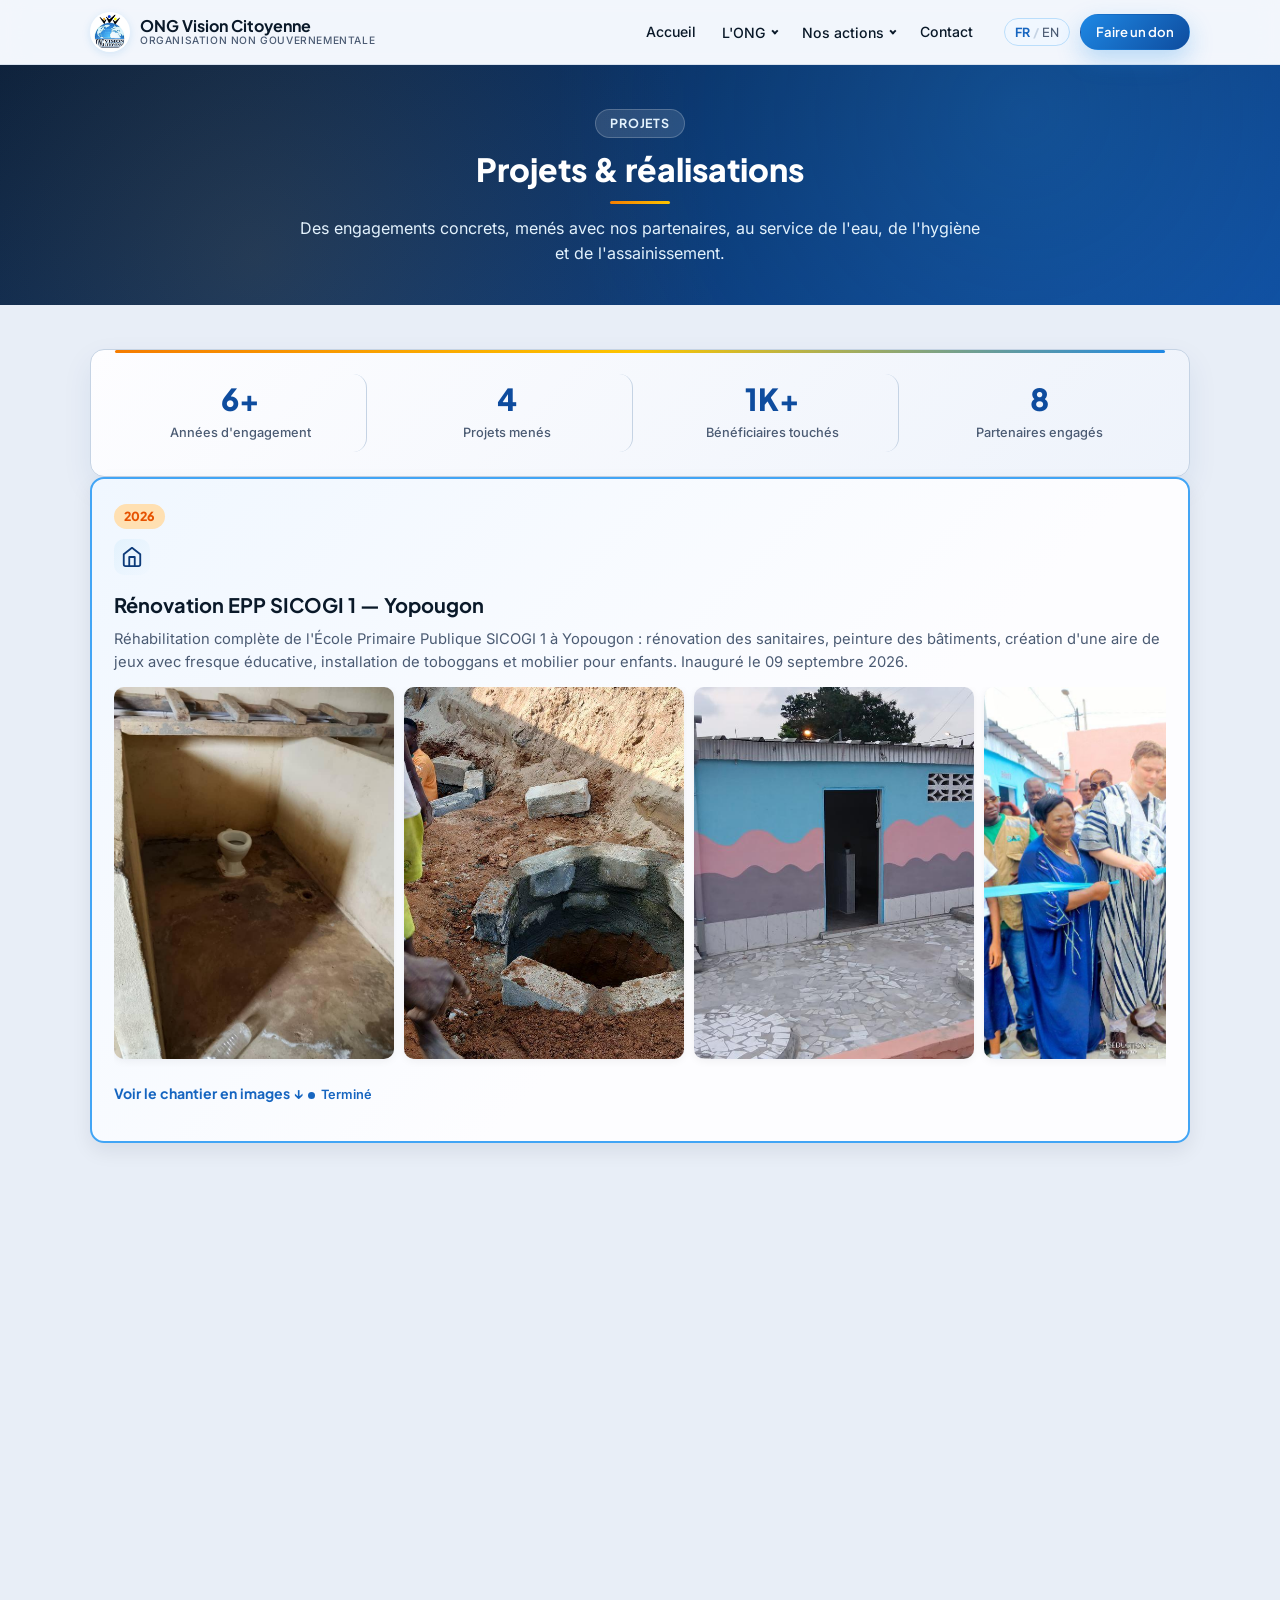
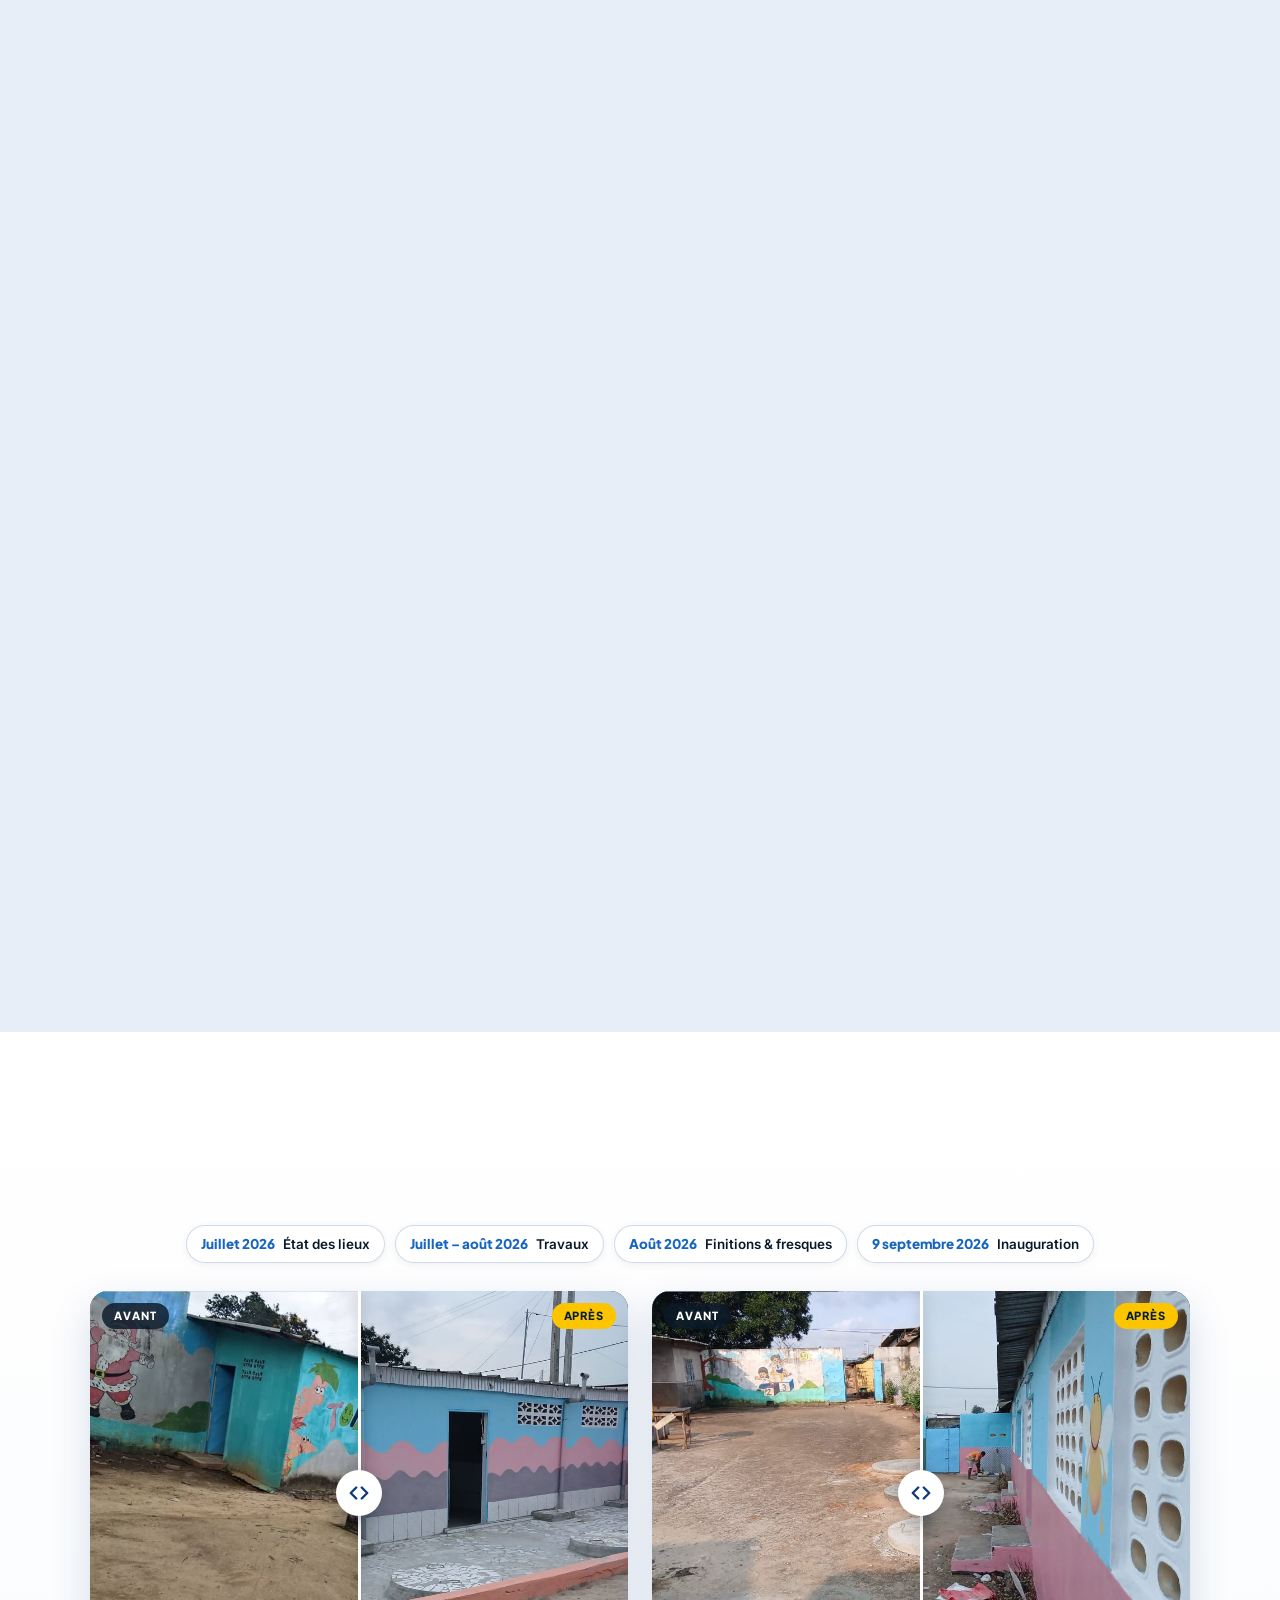
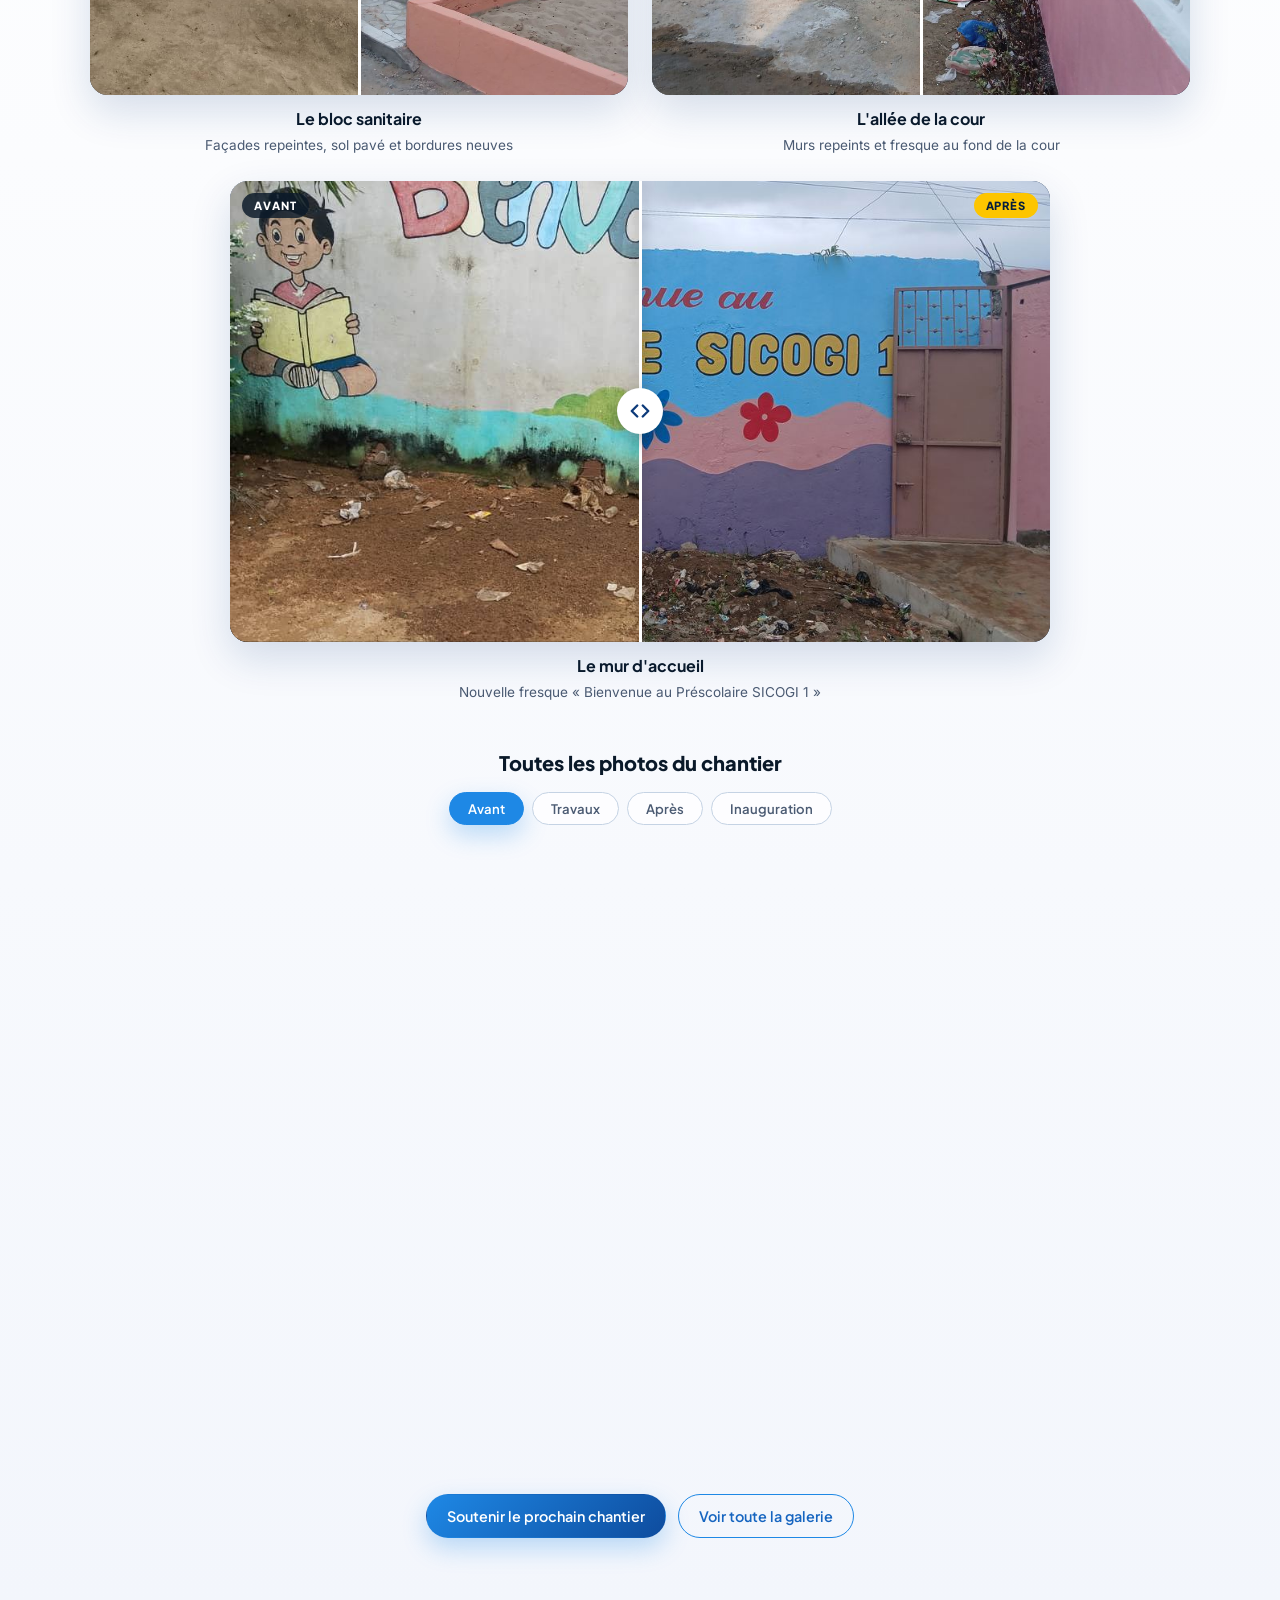
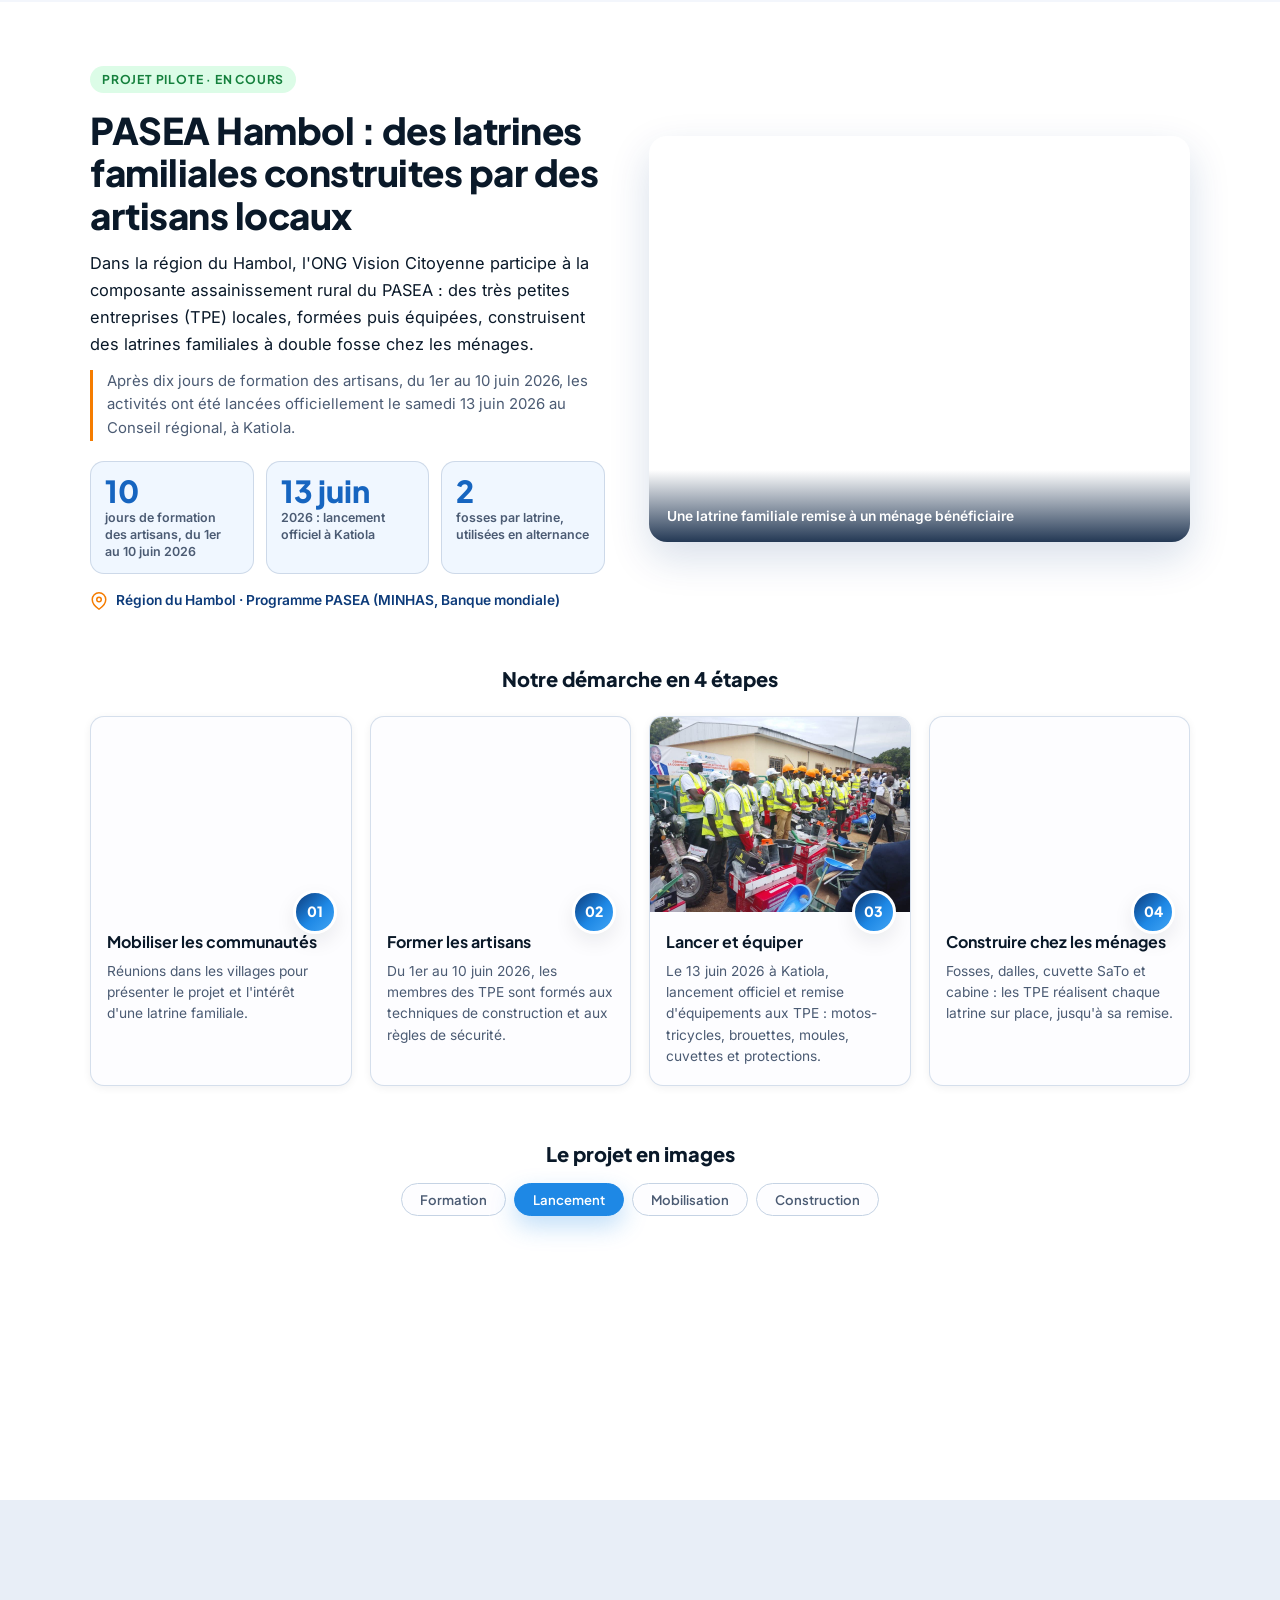
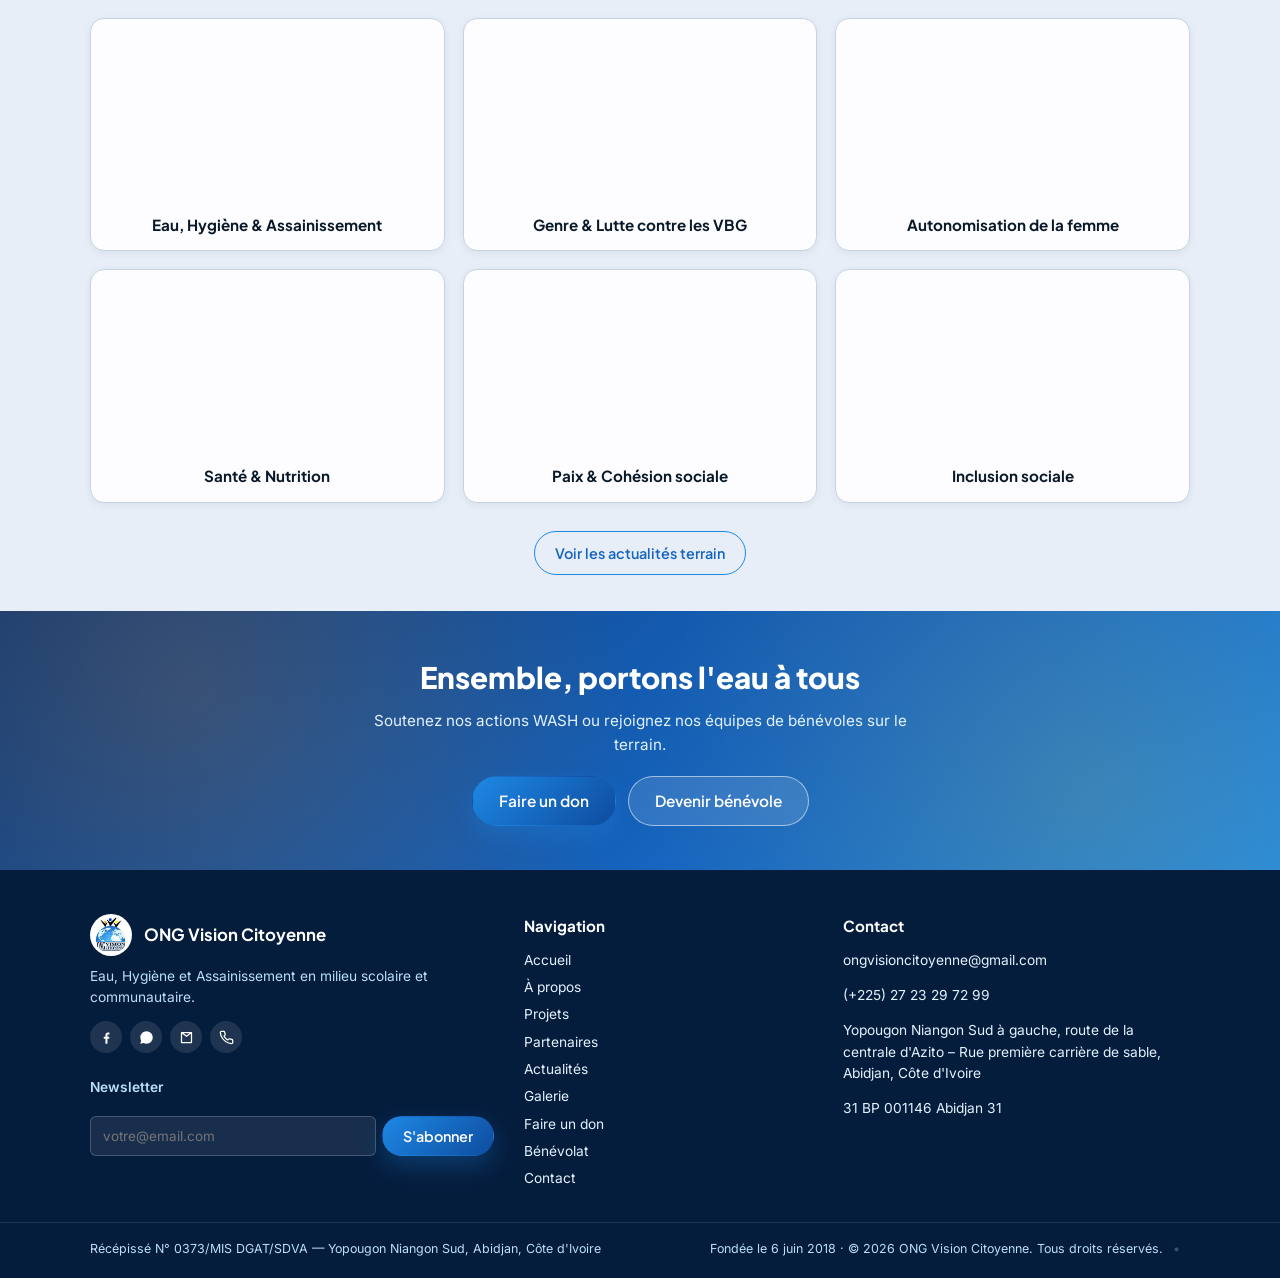
<file: projets.html>
<!DOCTYPE html>
<html lang="fr">
<head>
  <meta charset="UTF-8" />
  <meta name="viewport" content="width=device-width, initial-scale=1.0" />
  <meta http-equiv="Content-Security-Policy" content="default-src 'self'; script-src 'self'; style-src 'self' 'unsafe-inline'; style-src-elem 'self'; style-src-attr 'unsafe-inline'; font-src 'self'; img-src 'self' data:; frame-src https://www.facebook.com https://www.google.com; connect-src 'self'; manifest-src 'self'; worker-src 'self'; object-src 'none'; base-uri 'self'; form-action 'self'" />
  <meta name="referrer" content="strict-origin-when-cross-origin" />
  <meta name="description" content="Projets et réalisations de l'ONG Vision Citoyenne : PASEA, WASH scolaire, rénovation EPP SICOGI 1 et actions communautaires en Côte d'Ivoire." />
  <meta name="theme-color" content="#1E88E5" />
  <title>Projets &amp; Réalisations — ONG Vision Citoyenne</title>

  <link rel="icon" type="image/jpeg" href="assets/logo.jpeg" />
  <link rel="manifest" href="manifest.json" />
  <link rel="preload" href="assets/fonts/plus-jakarta-sans-latin.woff2" as="font" type="font/woff2" crossorigin />
  <link rel="preload" href="assets/fonts/inter-latin.woff2" as="font" type="font/woff2" crossorigin />
  <link rel="stylesheet" href="css/fonts.css?v=25" />
  <link rel="stylesheet" href="css/style.css?v=25" />
  <link rel="stylesheet" href="css/renovation.css?v=25" />
</head>
<body>

  <div id="site-header"></div>

  <main id="main">

    <section class="page-hero">
      <div class="container">
        <p class="page-eyebrow" data-i18n="real_tag">Projets</p>
        <h1 data-i18n="real_title">Projets &amp; réalisations</h1>
        <p class="page-lead" data-i18n="real_sub">Des engagements concrets, menés avec nos partenaires, au service de l'eau, de l'hygiène et de l'assainissement.</p>
      </div>
    </section>

    <section class="section" id="realisations">
      <div class="container">

        <ul class="impact-strip">
          <li><strong class="count" data-count="8" data-suffix="+">0</strong><span data-i18n="impact_years">Années d'engagement</span></li>
          <li><strong class="count" data-count="6" data-suffix="">0</strong><span data-i18n="impact_projects">Projets menés</span></li>
          <li><strong class="count" data-count="2" data-suffix="K+">0</strong><span data-i18n="impact_benef">Bénéficiaires touchés</span></li>
          <li><strong class="count" data-count="12" data-suffix="">0</strong><span data-i18n="stat4">Partenaires engagés</span></li>
        </ul>

        <!-- ========= PROJETS ========= -->
        <div class="real-grid">

          <!-- PROJET 1 : Rénovation EPP SICOGI 1 (le plus récent et visuel) -->
          <article class="real-card real-card--featured">
            <span class="real-year">2026</span>
            <div class="card-icon" aria-hidden="true" style="margin-bottom:14px"><svg viewBox="0 0 24 24" fill="none" stroke="currentColor" stroke-width="2" stroke-linecap="round" stroke-linejoin="round"><path d="M3 9l9-7 9 7v11a2 2 0 0 1-2 2H5a2 2 0 0 1-2-2z"/><polyline points="9 22 9 12 15 12 15 22"/></svg></div>
            <h3 data-i18n="real_reno_t">Rénovation EPP SICOGI 1 — Yopougon</h3>
            <p data-i18n="real_reno_d">Réhabilitation complète de l'École Primaire Publique SICOGI 1 à Yopougon : rénovation des sanitaires, peinture des bâtiments, création d'une aire de jeux avec fresque éducative, installation de toboggans et mobilier pour enfants. Inauguré le 09 septembre 2026 avec IPPDR, la République Libre de Verdis et la communauté locale.</p>
            <div class="real-gallery">
              <img src="assets/img/projets/renovation-epp/avant-cabine.jpg" alt="Cabine de toilettes avant rénovation" width="280" height="373" loading="lazy" />
              <img src="assets/img/projets/renovation-epp/travaux-fosse-maconnerie.jpg" alt="Maçonnerie de la fosse septique pendant les travaux" width="280" height="210" loading="lazy" />
              <img src="assets/img/projets/renovation-epp/apres-toilettes.jpg" alt="Bloc sanitaire après rénovation" width="280" height="158" loading="lazy" />
              <img src="assets/img/projets/renovation-epp/inauguration-ruban.jpg" alt="Coupure du ruban lors de l'inauguration" width="280" height="187" loading="lazy" />
            </div>
            <a class="real-more" href="#chantier" data-i18n="real_reno_more">Voir le chantier en images ↓</a>
            <span class="real-status real-status--done" data-i18n="real_reno_status">Terminé</span>
          </article>

          <!-- PROJET 2 : PASEA -->
          <article class="real-card">
            <span class="real-year" data-i18n="real1_year">2026</span>
            <div class="card-icon" aria-hidden="true" style="margin-bottom:14px"><svg viewBox="0 0 24 24" fill="none" stroke="currentColor" stroke-width="2" stroke-linecap="round" stroke-linejoin="round"><path d="M12 22a7 7 0 0 0 7-7c0-2-1-3.9-3-5.5s-3.5-4-4-6.5c-.5 2.5-2 4.9-4 6.5C6 11.1 5 13 5 15a7 7 0 0 0 7 7z"/></svg></div>
            <h3 data-i18n="real1_t">Projet pilote PASEA Hambol</h3>
            <p data-i18n="real1_d">Composante assainissement rural du PASEA dans la région du Hambol : des très petites entreprises locales, formées puis équipées, construisent des latrines familiales à double fosse. Lancement officiel le 13 juin 2026 à Katiola.</p>
            <div class="real-gallery">
              <img src="assets/img/projets/pasea/formation-artisans.jpg" alt="Formation des artisans des TPE" width="280" height="210" loading="lazy" />
              <img src="assets/img/projets/pasea/construction-cabine.jpg" alt="Construction d'une cabine de latrine" width="280" height="158" loading="lazy" />
              <img src="assets/img/projets/pasea/latrine-livree.jpg" alt="Latrine familiale terminée" width="280" height="158" loading="lazy" />
            </div>
            <a class="real-more" href="#pasea" data-i18n="real_pasea_more">Découvrir le projet PASEA ↓</a>
            <span class="real-status" data-i18n="real1_status">En cours</span>
          </article>

          <!-- PROJET 3 : Don UNICEF San Pedro -->
          <article class="real-card">
            <span class="real-year">2022</span>
            <div class="card-icon" aria-hidden="true" style="margin-bottom:14px"><svg viewBox="0 0 24 24" fill="none" stroke="currentColor" stroke-width="2" stroke-linecap="round" stroke-linejoin="round"><path d="M20.84 4.61a5.5 5.5 0 0 0-7.78 0L12 5.67l-1.06-1.06a5.5 5.5 0 0 0-7.78 7.78l1.06 1.06L12 21.23l7.78-7.78 1.06-1.06a5.5 5.5 0 0 0 0-7.78z"/></svg></div>
            <h3 data-i18n="real_don_t">Don UNICEF — Lycée Moderne Inagohi, San Pedro</h3>
            <p data-i18n="real_don_d">Distribution de matériel d'hygiène (seaux, bidons, masques, produits d'entretien) offert par l'UNICEF au Lycée Moderne Inagohi de San Pedro. Action menée avec le corps enseignant et les élèves pour promouvoir l'hygiène en milieu scolaire.</p>
            <div class="real-gallery">
              <img src="assets/img/galerie/don-unicef-materiel.jpg" alt="Matériel d'hygiène UNICEF" width="280" height="210" loading="lazy" />
              <img src="assets/img/galerie/don-unicef-remise.jpg" alt="Remise du don UNICEF" width="280" height="210" loading="lazy" />
            </div>
            <span class="real-status real-status--done" data-i18n="real_don_status">Terminé</span>
          </article>

          <!-- PROJET 4 : Engagement Citoyen -->
          <article class="real-card">
            <span class="real-year">2022</span>
            <div class="card-icon" aria-hidden="true" style="margin-bottom:14px"><svg viewBox="0 0 24 24" fill="none" stroke="currentColor" stroke-width="2" stroke-linecap="round" stroke-linejoin="round"><path d="M17 21v-2a4 4 0 0 0-4-4H5a4 4 0 0 0-4 4v2"/><circle cx="9" cy="7" r="4"/><path d="M23 21v-2a4 4 0 0 0-3-3.87"/><path d="M16 3.13a4 4 0 0 1 0 7.75"/></svg></div>
            <h3 data-i18n="real_ec_t">Sensibilisation « Engagement Citoyen »</h3>
            <p data-i18n="real_ec_d">Campagnes de sensibilisation dans les écoles primaires de San Pedro et du Nord de la Côte d'Ivoire. Sessions éducatives sur l'hygiène, le lavage des mains, l'assainissement et la citoyenneté responsable. Distribution de kits d'hygiène et de produits d'entretien aux communautés.</p>
            <div class="real-gallery">
              <img src="assets/img/galerie/engagement-citoyen-ecole.jpg" alt="Sensibilisation en école" width="280" height="182" loading="lazy" />
              <img src="assets/img/galerie/distribution-hygiene.jpg" alt="Distribution de kits" width="280" height="133" loading="lazy" />
            </div>
            <span class="real-status real-status--done" data-i18n="real_ec_status">Terminé</span>
          </article>

          <!-- PROJET 5 : WASH scolaire -->
          <article class="real-card">
            <span class="real-year">2020 – 2022</span>
            <div class="card-icon" aria-hidden="true" style="margin-bottom:14px"><svg viewBox="0 0 24 24" fill="none" stroke="currentColor" stroke-width="2" stroke-linecap="round" stroke-linejoin="round"><path d="M4 19.5A2.5 2.5 0 0 1 6.5 17H20"/><path d="M6.5 2H20v20H6.5A2.5 2.5 0 0 1 4 19.5v-15A2.5 2.5 0 0 1 6.5 2z"/></svg></div>
            <h3 data-i18n="real_wash_t">Programme WASH Scolaire</h3>
            <p data-i18n="real_wash_d">Construction et réhabilitation de points d'eau et de latrines dans les écoles. Formation des comités de gestion scolaires aux bonnes pratiques d'hygiène. Sensibilisation des élèves au lavage des mains et à la gestion des déchets.</p>
            <span class="real-status real-status--done" data-i18n="real_wash_status">Terminé</span>
          </article>

          <!-- PROJET 6 : Autonomisation femme -->
          <article class="real-card">
            <span class="real-year">2021 – 2023</span>
            <div class="card-icon" aria-hidden="true" style="margin-bottom:14px"><svg viewBox="0 0 24 24" fill="none" stroke="currentColor" stroke-width="2" stroke-linecap="round" stroke-linejoin="round"><circle cx="12" cy="8" r="5"/><path d="M12 13v8"/><path d="M9 18h6"/></svg></div>
            <h3 data-i18n="real_auto_t">Autonomisation de la femme en milieu rural</h3>
            <p data-i18n="real_auto_d">Renforcement des capacités économiques des femmes rurales. Formation aux activités génératrices de revenus, accès au microcrédit et accompagnement dans la création de coopératives agricoles.</p>
            <span class="real-status real-status--done" data-i18n="real_auto_status">Terminé</span>
          </article>

        </div>
      </div>
    </section>

    <!-- ===== LE CHANTIER EN IMAGES — EPP SICOGI 1 ===== -->
    <section class="section chantier" id="chantier" aria-labelledby="chantierTitle">
      <div class="container">
        <div class="section-head">
          <span class="section-tag" data-i18n="chantier_tag">Rénovation EPP SICOGI 1</span>
          <h2 id="chantierTitle" data-i18n="chantier_title">Le chantier en images</h2>
          <p class="section-sub" data-i18n="chantier_sub">De juillet à septembre 2026 : l'état des lieux, les travaux, puis l'école transformée et inaugurée le 9 septembre.</p>
        </div>

        <ol class="chantier-steps">
          <li><b data-i18n="st1_d">Juillet 2026</b><span data-i18n="st1">État des lieux</span></li>
          <li><b data-i18n="st2_d">Juillet – août 2026</b><span data-i18n="st2">Travaux</span></li>
          <li><b data-i18n="st3_d">Août 2026</b><span data-i18n="st3">Finitions &amp; fresques</span></li>
          <li><b data-i18n="st4_d">9 septembre 2026</b><span data-i18n="st4">Inauguration</span></li>
        </ol>

        <div class="ba-grid">
          <figure class="ba-card">
            <div class="ba">
              <img class="ba-img" src="assets/img/projets/renovation-epp/ba-bloc-apres.jpg" alt="Le bloc sanitaire après rénovation" loading="lazy" width="1020" height="765" />
              <img class="ba-img ba-before" src="assets/img/projets/renovation-epp/ba-bloc-avant.jpg" alt="Le bloc sanitaire avant les travaux" loading="lazy" width="1020" height="765" />
              <span class="ba-tag ba-tag--before" data-i18n="fp_before">Avant</span>
              <span class="ba-tag ba-tag--after" data-i18n="fp_after">Après</span>
              <input class="ba-range" type="range" min="0" max="100" value="50" aria-label="Bloc sanitaire : comparer avant et après" />
              <span class="ba-handle" aria-hidden="true"></span>
            </div>
            <figcaption><strong data-i18n="ba_bloc_t">Le bloc sanitaire</strong><span data-i18n="ba_bloc_d">Façades repeintes, sol pavé et bordures neuves</span></figcaption>
          </figure>

          <figure class="ba-card">
            <div class="ba">
              <img class="ba-img" src="assets/img/projets/renovation-epp/ba-allee-apres.jpg" alt="L'allée de la cour après rénovation" loading="lazy" width="960" height="720" />
              <img class="ba-img ba-before" src="assets/img/projets/renovation-epp/ba-allee-avant.jpg" alt="L'allée de la cour avant les travaux" loading="lazy" width="960" height="720" />
              <span class="ba-tag ba-tag--before" data-i18n="fp_before">Avant</span>
              <span class="ba-tag ba-tag--after" data-i18n="fp_after">Après</span>
              <input class="ba-range" type="range" min="0" max="100" value="50" aria-label="Allée de la cour : comparer avant et après" />
              <span class="ba-handle" aria-hidden="true"></span>
            </div>
            <figcaption><strong data-i18n="ba_allee_t">L'allée de la cour</strong><span data-i18n="ba_allee_d">Murs repeints et fresque au fond de la cour</span></figcaption>
          </figure>

          <figure class="ba-card ba-card--wide">
            <div class="ba ba--wide">
              <img class="ba-img" src="assets/img/projets/renovation-epp/ba-accueil-apres.jpg" alt="Le mur d'accueil repeint : Bienvenue au Préscolaire SICOGI 1" loading="lazy" width="1020" height="574" />
              <img class="ba-img ba-before" src="assets/img/projets/renovation-epp/ba-accueil-avant.jpg" alt="L'ancien mur d'accueil avant les travaux" loading="lazy" width="1020" height="574" />
              <span class="ba-tag ba-tag--before" data-i18n="fp_before">Avant</span>
              <span class="ba-tag ba-tag--after" data-i18n="fp_after">Après</span>
              <input class="ba-range" type="range" min="0" max="100" value="50" aria-label="Mur d'accueil : comparer avant et après" />
              <span class="ba-handle" aria-hidden="true"></span>
            </div>
            <figcaption><strong data-i18n="ba_accueil_t">Le mur d'accueil</strong><span data-i18n="ba_accueil_d">Nouvelle fresque « Bienvenue au Préscolaire SICOGI 1 »</span></figcaption>
          </figure>
        </div>

        <h3 class="chantier-gallery-head" data-i18n="chantier_gal">Toutes les photos du chantier</h3>
        <div class="gal-filters" id="galFilters" data-for="galerieGrid" role="toolbar" aria-label="Étapes du chantier">
          <button class="gal-filter active" data-cat="avant" data-i18n="gal_avant">Avant</button>
          <button class="gal-filter" data-cat="travaux" data-i18n="gal_travaux">Travaux</button>
          <button class="gal-filter" data-cat="apres" data-i18n="gal_apres">Après</button>
          <button class="gal-filter" data-cat="ceremonie" data-i18n="gal_cere">Inauguration</button>
        </div>
        <div class="gal-grid" id="galerieGrid" data-gallery data-cats="avant,travaux,apres,ceremonie"></div>

        <div class="chantier-cta">
          <a href="don.html" class="btn btn-primary" data-i18n="chantier_cta">Soutenir le prochain chantier</a>
          <a href="actualites.html#galerie" class="btn btn-outline" data-i18n="gal_full">Voir toute la galerie</a>
        </div>
      </div>
    </section>

    <!-- ===== PROJET PILOTE PASEA HAMBOL ===== -->
    <section class="section pasea" id="pasea" aria-labelledby="paseaTitle">
      <div class="container">
        <div class="pasea-hero">
          <div class="pasea-intro">
            <span class="section-tag" data-i18n="pasea_tag">Projet pilote · En cours</span>
            <h2 id="paseaTitle" data-i18n="pasea_title">PASEA Hambol : des latrines familiales construites par des artisans locaux</h2>
            <p class="pasea-lead" data-i18n="pasea_lead">Dans la région du Hambol, l'ONG Vision Citoyenne participe à la composante assainissement rural du PASEA : des très petites entreprises (TPE) locales, formées puis équipées, construisent des latrines familiales à double fosse chez les ménages.</p>
            <p class="pasea-role" data-i18n="pasea_role">Après dix jours de formation des artisans, du 1er au 10 juin 2026, les activités ont été lancées officiellement le samedi 13 juin 2026 au Conseil régional, à Katiola.</p>
            <ul class="pasea-stats">
              <li><strong>10</strong><span data-i18n="pasea_s1">jours de formation des artisans, du 1er au 10 juin 2026</span></li>
              <li><strong data-i18n="pasea_s2v">13 juin</strong><span data-i18n="pasea_s2">2026 : lancement officiel à Katiola</span></li>
              <li><strong>2</strong><span data-i18n="pasea_s3">fosses par latrine, utilisées en alternance</span></li>
            </ul>
            <p class="pasea-zones">
              <svg viewBox="0 0 24 24" fill="none" stroke="currentColor" stroke-width="2" stroke-linecap="round" stroke-linejoin="round" aria-hidden="true"><path d="M21 10c0 7-9 13-9 13s-9-6-9-13a9 9 0 0 1 18 0z"/><circle cx="12" cy="10" r="3"/></svg>
              <span data-i18n="pasea_zones">Région du Hambol · Programme PASEA (MINHAS, Banque mondiale)</span>
            </p>
          </div>
          <figure class="pasea-cover">
            <img src="assets/img/projets/pasea/remise-latrine-menage.jpg" alt="Artisans d'une TPE et une bénéficiaire devant une latrine familiale terminée" loading="lazy" width="1280" height="720" />
            <figcaption data-i18n="pasea_cover">Une latrine familiale remise à un ménage bénéficiaire</figcaption>
          </figure>
        </div>

        <h3 class="pasea-subtitle" data-i18n="pasea_steps_title">Notre démarche en 4 étapes</h3>
        <ol class="pasea-steps">
          <li class="pasea-step">
            <img src="assets/img/projets/pasea/reunion-communautaire.jpg" alt="Réunion d'habitants sous un arbre dans un village du Hambol" loading="lazy" width="1020" height="765" />
            <div class="pasea-step-body">
              <span class="pasea-step-num" aria-hidden="true">01</span>
              <h4 data-i18n="pasea_st1_t">Mobiliser les communautés</h4>
              <p data-i18n="pasea_st1_d">Réunions dans les villages pour présenter le projet et l'intérêt d'une latrine familiale.</p>
            </div>
          </li>
          <li class="pasea-step">
            <img src="assets/img/projets/pasea/formation-securite.jpg" alt="Artisans en tenue de sécurité pendant une session de formation" loading="lazy" width="1020" height="574" />
            <div class="pasea-step-body">
              <span class="pasea-step-num" aria-hidden="true">02</span>
              <h4 data-i18n="pasea_st2_t">Former les artisans</h4>
              <p data-i18n="pasea_st2_d">Du 1er au 10 juin 2026, les membres des TPE sont formés aux techniques de construction et aux règles de sécurité.</p>
            </div>
          </li>
          <li class="pasea-step">
            <img src="assets/img/projets/pasea/remise-kits-tpe.jpg" alt="Artisans des TPE et leurs équipements lors du lancement officiel du 13 juin 2026 à Katiola" loading="lazy" width="1040" height="780" />
            <div class="pasea-step-body">
              <span class="pasea-step-num" aria-hidden="true">03</span>
              <h4 data-i18n="pasea_st3_t">Lancer et équiper</h4>
              <p data-i18n="pasea_st3_d">Le 13 juin 2026 à Katiola, lancement officiel et remise d'équipements aux TPE : motos-tricycles, brouettes, moules, cuvettes et protections.</p>
            </div>
          </li>
          <li class="pasea-step">
            <img src="assets/img/projets/pasea/fosses-cuvette-sato.jpg" alt="Double fosse et cuvette SaTo en cours d'installation" loading="lazy" width="1280" height="720" />
            <div class="pasea-step-body">
              <span class="pasea-step-num" aria-hidden="true">04</span>
              <h4 data-i18n="pasea_st4_t">Construire chez les ménages</h4>
              <p data-i18n="pasea_st4_d">Fosses, dalles, cuvette SaTo et cabine : les TPE réalisent chaque latrine sur place, jusqu'à sa remise.</p>
            </div>
          </li>
        </ol>

        <h3 class="chantier-gallery-head" data-i18n="pasea_gal">Le projet en images</h3>
        <div class="gal-filters" data-for="paseaGrid" role="toolbar" aria-label="Étapes du projet PASEA">
          <button class="gal-filter" data-cat="pasea-form" data-i18n="pasea_f2">Formation</button>
          <button class="gal-filter active" data-cat="pasea-lancement" data-i18n="pasea_f4">Lancement</button>
          <button class="gal-filter" data-cat="pasea-mob" data-i18n="pasea_f1">Mobilisation</button>
          <button class="gal-filter" data-cat="pasea-chantier" data-i18n="pasea_f3">Construction</button>
        </div>
        <div class="gal-grid" id="paseaGrid" data-gallery data-cats="pasea-mob,pasea-form,pasea-lancement,pasea-chantier"></div>
      </div>
    </section>

    <!-- LIGHTBOX -->
    <div class="lightbox" id="lightbox" role="dialog" aria-modal="true" aria-label="Visionneuse d'images" hidden>
      <button class="lb-btn lb-close" id="lbClose" type="button" aria-label="Fermer"><svg viewBox="0 0 24 24" fill="none" stroke="currentColor" stroke-width="2.5" stroke-linecap="round"><path d="M18 6 6 18M6 6l12 12"/></svg></button>
      <button class="lb-btn lb-prev" id="lbPrev" type="button" aria-label="Image précédente"><svg viewBox="0 0 24 24" fill="none" stroke="currentColor" stroke-width="2.5" stroke-linecap="round" stroke-linejoin="round"><path d="M15 18l-6-6 6-6"/></svg></button>
      <figure class="lb-figure">
        <img id="lbImg" src="data:image/svg+xml,%3Csvg xmlns='http://www.w3.org/2000/svg'/%3E" alt="" />
        <figcaption id="lbCaption"></figcaption>
      </figure>
      <button class="lb-btn lb-next" id="lbNext" type="button" aria-label="Image suivante"><svg viewBox="0 0 24 24" fill="none" stroke="currentColor" stroke-width="2.5" stroke-linecap="round" stroke-linejoin="round"><path d="M9 18l6-6-6-6"/></svg></button>
    </div>

    <section class="section" id="domaines">
      <div class="container">

        <!-- ===== DOMAINES D'INTERVENTION ===== -->
        <div class="section-head">
          <span class="section-tag" data-i18n="domains_tag">Domaines</span>
          <h2 data-i18n="domains_title">Nos domaines d'intervention</h2>
        </div>

        <div class="domains-grid">
          <div class="domain-card">
            <img src="assets/img/domaines/eha.jpg" alt="Latrine familiale à double fosse construite dans le cadre du projet PASEA Hambol" width="810" height="540" loading="lazy" />
            <h4 data-i18n="dom_eha">Eau, Hygiène &amp; Assainissement</h4>
          </div>
          <div class="domain-card">
            <img src="assets/img/domaines/genre.jpg" alt="Prise de parole de femmes lors de l'inauguration de l'EPP SICOGI 1" width="810" height="540" loading="lazy" />
            <h4 data-i18n="dom_genre">Genre &amp; Lutte contre les VBG</h4>
          </div>
          <div class="domain-card">
            <img src="assets/img/domaines/autonomisation.jpg" alt="Femmes engagées de l'ONG Vision Citoyenne et de ses partenaires" width="810" height="540" loading="lazy" />
            <h4 data-i18n="dom_auto">Autonomisation de la femme</h4>
          </div>
          <div class="domain-card">
            <img src="assets/img/domaines/sante.jpg" alt="Remise de matériel d'hygiène dans une salle de classe" width="810" height="540" loading="lazy" />
            <h4 data-i18n="dom_sante">Santé &amp; Nutrition</h4>
          </div>
          <div class="domain-card">
            <img src="assets/img/domaines/paix.jpg" alt="Bénévoles et partenaires réunis sous la devise « Unité dans la diversité »" width="810" height="540" loading="lazy" />
            <h4 data-i18n="dom_paix">Paix &amp; Cohésion sociale</h4>
          </div>
          <div class="domain-card">
            <img src="assets/img/domaines/inclusion.jpg" alt="Réunion de sensibilisation communautaire dans un village du Hambol" width="810" height="540" loading="lazy" />
            <h4 data-i18n="dom_incl">Inclusion sociale</h4>
          </div>
        </div>

        <div style="text-align:center; margin-top:28px">
          <a href="actualites.html" class="btn btn-outline" data-i18n="see_news">Voir les actualités terrain</a>
        </div>
      </div>
    </section>

  </main>

  <div id="site-footer"></div>
  <div id="site-floating"></div>

  <script src="js/galerie.js?v=25"></script>
  <script src="js/layout.js?v=25"></script>
  <script src="js/main.js?v=25"></script>
</body>
</html>
</file>
<file: css/fonts.css>
/* Polices hébergées localement (aucune requête vers Google) — licence SIL OFL 1.1, voir assets/fonts/LICENSE.txt */
/* Inter — latin-ext */
@font-face {
  font-family: 'Inter';
  font-style: normal;
  font-weight: 400 700;
  font-display: swap;
  src: url('../assets/fonts/inter-latin-ext.woff2') format('woff2');
  unicode-range: U+0100-02BA, U+02BD-02C5, U+02C7-02CC, U+02CE-02D7, U+02DD-02FF, U+0304, U+0308, U+0329, U+1D00-1DBF, U+1E00-1E9F, U+1EF2-1EFF, U+2020, U+20A0-20AB, U+20AD-20C0, U+2113, U+2C60-2C7F, U+A720-A7FF;
}
/* Inter — latin */
@font-face {
  font-family: 'Inter';
  font-style: normal;
  font-weight: 400 700;
  font-display: swap;
  src: url('../assets/fonts/inter-latin.woff2') format('woff2');
  unicode-range: U+0000-00FF, U+0131, U+0152-0153, U+02BB-02BC, U+02C6, U+02DA, U+02DC, U+0304, U+0308, U+0329, U+2000-206F, U+20AC, U+2122, U+2191, U+2193, U+2212, U+2215, U+FEFF, U+FFFD;
}
/* Plus Jakarta Sans — latin-ext */
@font-face {
  font-family: 'Plus Jakarta Sans';
  font-style: normal;
  font-weight: 400 800;
  font-display: swap;
  src: url('../assets/fonts/plus-jakarta-sans-latin-ext.woff2') format('woff2');
  unicode-range: U+0100-02BA, U+02BD-02C5, U+02C7-02CC, U+02CE-02D7, U+02DD-02FF, U+0304, U+0308, U+0329, U+1D00-1DBF, U+1E00-1E9F, U+1EF2-1EFF, U+2020, U+20A0-20AB, U+20AD-20C0, U+2113, U+2C60-2C7F, U+A720-A7FF;
}
/* Plus Jakarta Sans — latin */
@font-face {
  font-family: 'Plus Jakarta Sans';
  font-style: normal;
  font-weight: 400 800;
  font-display: swap;
  src: url('../assets/fonts/plus-jakarta-sans-latin.woff2') format('woff2');
  unicode-range: U+0000-00FF, U+0131, U+0152-0153, U+02BB-02BC, U+02C6, U+02DA, U+02DC, U+0304, U+0308, U+0329, U+2000-206F, U+20AC, U+2122, U+2191, U+2193, U+2212, U+2215, U+FEFF, U+FFFD;
}
</file>
<file: css/style.css>
/* ============================================================
   ONG Vision Citoyenne — Design System aligné sur le logo officiel
   Palette officielle (issue du logo) :
     • Bleu vif   #1E88E5  — le globe (couleur signature)
     • Bleu marine #0D3B7A — personnage central (autorité)
     • Orange vif #F57C00  — personnage gauche (chaleur)
     • Jaune éclat #FDC500 — personnage droit (énergie)
     • Noir profond #0A1929 — texte, silhouettes
   Typographie : Poppins (titres) / Inter (corps)
   ============================================================ */

:root {
  /* === PALETTE OFFICIELLE (issue directement du logo) === */
  --logo-blue: #1E88E5;         /* Bleu du globe */
  --logo-navy: #0D3B7A;         /* Bleu marine (personnage central) */
  --logo-orange: #F57C00;       /* Orange (personnage gauche) */
  --logo-yellow: #FDC500;       /* Jaune (personnage droit) */
  --logo-black: #0A1929;        /* Noir texte du logo */

  /* Nuances de bleu (basées sur logo-blue #1E88E5) */
  --blue-950: #051d3d;
  --blue-900: #0d3b7a;          /* = logo-navy */
  --blue-800: #0e4c9e;
  --blue-700: #1665c0;
  --blue-600: #1E88E5;          /* = logo-blue */
  --blue-500: #42a5f5;
  --blue-400: #64b5f6;
  --blue-200: #bbdefb;
  --blue-100: #e3f2fd;
  --blue-50: #f0f7ff;

  /* Or / Orange / Jaune (accents du logo) */
  --gold: #F57C00;              /* = logo-orange */
  --gold-deep: #E65100;
  --gold-soft: #ffe0b2;
  --yellow: #FDC500;            /* = logo-yellow */
  --yellow-deep: #f9a825;
  --yellow-soft: #fff7d6;

  --green: #059669;
  --red: #dc2626;

  /* Neutres — palette plus douce et reposante pour les yeux */
  --ink: #0A1929;               /* = logo-black */
  --muted: #4b5b73;
  --bg: #e8eef7;                /* fond bleu-gris pâle (moins agressif que blanc) */
  --bg-alt: #dde5f2;            /* variante un cran plus foncé */
  --bg-soft: #eef3fb;           /* pour cartes secondaires */
  --section-alt-bg: #f3f6fc;    /* sections alt : blanc-cassé teinté bleu */
  --line: #c5d3e4;
  --card-bg: #fdfdff;           /* blanc très légèrement bleuté (repose l'œil) */

  /* WhatsApp */
  --wa: #25d366;
  --wa-dark: #128c7e;

  /* Formes & Ombres */
  --radius-lg: 18px;
  --radius: 14px;
  --radius-sm: 10px;
  --radius-xs: 6px;
  --shadow-sm: 0 2px 8px rgba(10, 25, 41, .06);
  --shadow: 0 8px 20px rgba(10, 25, 41, .08);
  --shadow-lg: 0 16px 40px rgba(13, 59, 122, .16);
  --shadow-blue: 0 10px 24px rgba(30, 136, 229, .28);
  --shadow-orange: 0 8px 20px rgba(245, 124, 0, .25);

  /* Gradients signature (multi-couleurs du logo) */
  --grad-brand: linear-gradient(135deg, #0D3B7A 0%, #1E88E5 55%, #42a5f5 100%);
  --grad-hero: linear-gradient(140deg, #051d3d 0%, #0D3B7A 40%, #1665c0 100%);
  --grad-warm: linear-gradient(135deg, #F57C00 0%, #FDC500 100%);
  --grad-accent-line: linear-gradient(90deg, #F57C00 0%, #FDC500 50%, #1E88E5 100%);

  /* Layout */
  --maxw: 1140px;
  --header-h: 64px;

  /* Typographie */
  --font: 'Inter', system-ui, -apple-system, 'Segoe UI', Roboto, sans-serif;
  --head: 'Plus Jakarta Sans', var(--font);
  --ease: cubic-bezier(.22, .61, .36, 1);
}

/* Reset de base */
*, *::before, *::after {
  margin: 0;
  padding: 0;
  box-sizing: border-box;
}

html {
  scroll-behavior: smooth;
  scroll-padding-top: calc(var(--header-h) + 12px);
}

body {
  font-family: var(--font);
  color: var(--ink);
  background: var(--bg);
  line-height: 1.55;
  -webkit-font-smoothing: antialiased;
  -moz-osx-font-smoothing: grayscale;
  overflow-x: hidden;
}

img {
  max-width: 100%;
  height: auto;
  display: block;
}

a {
  color: inherit;
  text-decoration: none;
}

ul {
  list-style: none;
}

button, input, textarea, select {
  font-family: inherit;
  font-size: inherit;
}

::selection {
  background: var(--blue-600);
  color: #ffffff;
}

/* Scrollbar */
::-webkit-scrollbar { width: 8px; }
::-webkit-scrollbar-track { background: var(--bg-alt); }
::-webkit-scrollbar-thumb { background: var(--blue-200); border-radius: 99px; }
::-webkit-scrollbar-thumb:hover { background: var(--blue-400); }

:focus-visible {
  outline: 2.5px solid var(--blue-400);
  outline-offset: 2px;
  border-radius: 4px;
}

.container {
  width: 100%;
  max-width: var(--maxw);
  margin: 0 auto;
  padding: 0 20px;
}

.sr-only {
  position: absolute;
  width: 1px;
  height: 1px;
  padding: 0;
  margin: -1px;
  overflow: hidden;
  clip: rect(0,0,0,0);
  white-space: nowrap;
  border: 0;
}

.skip-link {
  position: absolute;
  left: -999px;
  top: 0;
  background: var(--blue-800);
  color: #fff;
  padding: 8px 16px;
  z-index: 500;
  border-radius: 0 0 8px 0;
  font-weight: 600;
}
.skip-link:focus { left: 0; }

/* Barre de progression */
.scroll-progress {
  position: fixed;
  top: 0;
  left: 0;
  z-index: 300;
  height: 3px;
  width: 0%;
  background: linear-gradient(90deg, var(--gold), var(--blue-500));
}

/* ===== BOUTONS ===== */
.btn {
  position: relative;
  display: inline-flex;
  align-items: center;
  justify-content: center;
  gap: 8px;
  font-family: var(--head);
  font-weight: 600;
  font-size: .9rem;
  padding: 10px 20px;
  border-radius: 999px;
  border: 1.5px solid transparent;
  cursor: pointer;
  overflow: hidden;
  transition: transform .18s var(--ease), box-shadow .18s var(--ease), background .18s var(--ease);
  touch-action: manipulation;
}
.btn:hover { transform: translateY(-1.5px); }
.btn:active { transform: translateY(0); }

.btn-primary {
  background: linear-gradient(135deg, var(--blue-600), var(--blue-800));
  color: #fff;
  box-shadow: var(--shadow-blue);
}
.btn-primary:hover {
  background: linear-gradient(135deg, var(--blue-500), var(--blue-700));
  box-shadow: 0 12px 28px rgba(30, 136, 229, .38);
}

/* Bouton "warm" - orange/jaune du logo (usage ponctuel) */
.btn-warm {
  background: var(--grad-warm);
  color: #fff;
  box-shadow: var(--shadow-orange);
}
.btn-warm:hover {
  background: linear-gradient(135deg, #ff8c1a, #ffd633);
  box-shadow: 0 12px 28px rgba(245, 124, 0, .38);
}

.btn-ghost {
  background: rgba(255, 255, 255, .12);
  color: #fff;
  border-color: rgba(255, 255, 255, .55);
  backdrop-filter: blur(6px);
}
.btn-ghost:hover {
  background: #fff;
  color: var(--blue-800);
  border-color: #fff;
}

.btn-outline {
  background: transparent;
  color: var(--blue-700);
  border-color: var(--blue-600);
}
.btn-outline:hover {
  background: var(--blue-600);
  color: #fff;
}

.btn-wa {
  background: linear-gradient(135deg, #28d36b, #128c7e);
  color: #fff;
  box-shadow: 0 6px 18px rgba(37, 211, 102, .25);
}
.btn-wa:hover {
  background: linear-gradient(135deg, #32e276, #0e7266);
}

.btn-lg { padding: 12px 26px; font-size: .96rem; }
.btn-sm { padding: 7px 15px; font-size: .82rem; }
.btn-block { display: flex; width: 100%; }

/* ===== HEADER & NAVIGATION ===== */
.site-header {
  position: sticky;
  top: 0;
  z-index: 200;
  background: rgba(244, 247, 252, .88);
  backdrop-filter: blur(14px) saturate(1.4);
  -webkit-backdrop-filter: blur(14px) saturate(1.4);
  border-bottom: 1px solid rgba(197, 211, 228, .55);
  transition: box-shadow .2s ease, background .2s ease;
}
.site-header.scrolled {
  background: rgba(240, 244, 251, .96);
  box-shadow: var(--shadow);
  border-bottom-color: var(--line);
}

.header-inner {
  display: flex;
  align-items: center;
  justify-content: space-between;
  min-height: var(--header-h);
  gap: 16px;
}

.brand {
  display: flex;
  align-items: center;
  gap: 10px;
  min-width: 0;
}
.brand-logo {
  width: 40px;
  height: 40px;
  flex: none;
  border-radius: 50%;
  object-fit: contain;
  padding: 2px;
  background: #fff;
  box-shadow: 0 2px 8px rgba(21, 128, 214, .15);
}
.brand-text { display: flex; flex-direction: column; line-height: 1.15; }
.brand-text strong {
  font-family: var(--head);
  font-size: 1rem;
  color: var(--ink);
  white-space: nowrap;
}
.brand-text small {
  color: var(--muted);
  font-size: .64rem;
  text-transform: uppercase;
  letter-spacing: .6px;
  white-space: nowrap;
  font-weight: 500;
}

.nav {
  display: flex;
  align-items: center;
  gap: 20px;
}
.nav > ul {
  display: flex;
  align-items: center;
  gap: 4px;
}
.nav ul a, .drop-toggle {
  display: inline-flex;
  align-items: center;
  padding: 6px 11px;
  border-radius: var(--radius-xs);
  font-size: .88rem;
  font-weight: 500;
  color: var(--ink);
  transition: color .15s ease, background .15s ease;
  background: none;
  border: none;
  cursor: pointer;
}
.nav ul a:hover, .drop-toggle:hover {
  color: var(--blue-700);
  background: var(--blue-50);
}
.nav ul a.active, .has-dropdown.active > .drop-toggle {
  color: var(--blue-700);
  font-weight: 600;
  background: var(--blue-100);
}

/* Dropdowns */
.has-dropdown { position: relative; }
.drop-toggle::after {
  content: '';
  display: inline-block;
  margin-left: 5px;
  width: 5px;
  height: 5px;
  border-right: 2px solid currentColor;
  border-bottom: 2px solid currentColor;
  transform: rotate(45deg) translateY(-2px);
  transition: transform .2s var(--ease);
}
.has-dropdown.open .drop-toggle::after {
  transform: rotate(-135deg) translateY(-2px);
}

.dropdown {
  position: absolute;
  top: calc(100% + 6px);
  left: 0;
  background: var(--card-bg);
  border-radius: var(--radius-sm);
  box-shadow: var(--shadow-lg);
  border: 1px solid var(--line);
  padding: 6px;
  min-width: 200px;
  opacity: 0;
  visibility: hidden;
  transform: translateY(4px);
  transition: opacity .18s var(--ease), transform .18s var(--ease), visibility .18s;
  z-index: 100;
}
.has-dropdown.open .dropdown {
  opacity: 1;
  visibility: visible;
  transform: translateY(0);
}
.dropdown li a {
  display: flex;
  align-items: center;
  gap: 8px;
  padding: 8px 12px;
  border-radius: var(--radius-xs);
  font-size: .84rem;
  width: 100%;
}
.dropdown-icon {
  width: 16px;
  height: 16px;
  flex: none;
  color: var(--blue-600);
}

.nav-cta {
  display: flex;
  align-items: center;
  gap: 10px;
}

.lang-switch {
  display: inline-flex;
  align-items: center;
  gap: 3px;
  background: var(--blue-50);
  border: 1px solid var(--blue-200);
  border-radius: 999px;
  padding: 5px 10px;
  cursor: pointer;
  font-family: var(--head);
  font-size: .78rem;
  font-weight: 700;
  color: var(--blue-900);
}
.lang-active { color: var(--blue-700); }
.lang-inactive { color: var(--muted); font-weight: 500; }
.lang-sep { color: var(--line); }

.nav-toggle {
  display: none;
  flex-direction: column;
  justify-content: center;
  gap: 4px;
  width: 38px;
  height: 38px;
  background: var(--blue-50);
  border: 1px solid var(--blue-200);
  border-radius: 8px;
  cursor: pointer;
  padding: 7px;
}
.nav-toggle span {
  display: block;
  height: 2px;
  width: 100%;
  background: var(--blue-900);
  border-radius: 2px;
}

/* ===== HERO SECTION avec photo de fond (cérémonie authentique) ===== */
.hero {
  position: relative;
  background: #051d3d;
  color: #fff;
  overflow: hidden;
  padding: 40px 0 52px;
  min-height: 500px;
  display: flex;
  align-items: center;
  isolation: isolate;
}

.hero-bg {
  position: absolute;
  inset: 0;
  z-index: 0;
  overflow: hidden;
  background: url('../assets/img/presidente-wassia.jpg') 40% 15% / cover no-repeat;
  pointer-events: none;
}

/* Overlay sombre + dégradé marque sur la photo */
.hero-bg::before {
  content: '';
  position: absolute;
  inset: 0;
  background:
    linear-gradient(90deg, rgba(5,29,61,.10) 0%, rgba(13,59,122,.35) 55%, rgba(5,29,61,.72) 100%);
  pointer-events: none;
}

/* Halos subtils de couleur du logo */
.hero-bg::after {
  content: '';
  position: absolute;
  inset: 0;
  background-image:
    radial-gradient(circle at 88% 10%, rgba(30, 136, 229, .10), transparent 42%),
    radial-gradient(circle at 10% 92%, rgba(245, 124, 0, .06), transparent 45%);
  pointer-events: none;
}

/* Desktop : la photo occupe la gauche et se fond dans le bleu nuit derrière le texte */
@media (min-width: 1024px) {
  .hero-bg {
    right: auto;
    width: min(70%, 1120px);
    background-position: 50% 8%;
  }
  .hero-bg::before {
    background: linear-gradient(90deg, rgba(5,29,61,.04) 0%, rgba(5,29,61,.16) 50%, rgba(5,29,61,.7) 82%, #051d3d 100%);
  }
}

.hero-grid {
  position: absolute;
  inset: 0;
  background-size: 32px 32px;
  background-image: linear-gradient(to right, rgba(255, 255, 255, .03) 1px, transparent 1px),
                    linear-gradient(to bottom, rgba(255, 255, 255, .03) 1px, transparent 1px);
  pointer-events: none;
}

.hero-blob {
  position: absolute;
  border-radius: 50%;
  filter: blur(60px);
  pointer-events: none;
}
.hero-blob-1 { width: 320px; height: 320px; background: rgba(30, 136, 229, .32); top: -80px; right: -60px; }
.hero-blob-2 { width: 260px; height: 260px; background: rgba(245, 124, 0, .22); bottom: 0; left: -70px; }

.hero-wave {
  position: absolute;
  bottom: 0;
  left: 0;
  width: 100%;
  height: 38px;
  pointer-events: none;
}

.hero-inner {
  position: relative;
  z-index: 10;
  max-width: 560px;
  text-align: left;
  margin: 0 5% 0 auto;
}

/* Hero text styles */

.hero-eyebrow {
  display: inline-flex;
  align-items: center;
  gap: 9px;
  padding: 7px 18px;
  background: rgba(255, 255, 255, .12);
  border: 1px solid rgba(255, 255, 255, .28);
  border-radius: 999px;
  backdrop-filter: blur(8px);
  font-family: var(--head);
  font-size: .82rem;
  font-weight: 600;
  letter-spacing: .4px;
  text-transform: uppercase;
  color: #fff;
  margin-bottom: 16px;
  box-shadow: 0 4px 18px rgba(5, 29, 61, .25);
}
.hero-pulse {
  width: 7px;
  height: 7px;
  background: var(--gold);
  border-radius: 50%;
  animation: pulse 2s infinite;
}
@keyframes pulse {
  0% { box-shadow: 0 0 0 0 rgba(245, 165, 36, .7); }
  70% { box-shadow: 0 0 0 8px rgba(245, 165, 36, 0); }
  100% { box-shadow: 0 0 0 0 rgba(245, 165, 36, 0); }
}

.hero-title {
  font-family: var(--head);
  font-size: clamp(1.75rem, 1.2rem + 1.9vw, 2.6rem);
  font-weight: 800;
  line-height: 1.16;
  margin-bottom: 16px;
  letter-spacing: -.4px;
  text-shadow: 0 2px 18px rgba(5,29,61,.55);
}
.grad-text {
  background: linear-gradient(110deg, #ffffff 10%, var(--yellow) 55%, var(--gold) 100%);
  -webkit-background-clip: text;
  background-clip: text;
  -webkit-text-fill-color: transparent;
  color: transparent;
}

.hero-lead {
  font-size: 1.02rem;
  line-height: 1.6;
  color: var(--blue-100);
  max-width: 560px;
  margin: 0 0 24px;
  text-shadow: 0 1px 8px rgba(5,29,61,.4);
}

.hero-actions {
  display: flex;
  align-items: center;
  justify-content: flex-start;
  gap: 12px;
  flex-wrap: wrap;
  margin-bottom: 28px;
}

.hero-stats {
  display: grid;
  grid-template-columns: repeat(4, 1fr);
  gap: 10px;
  background: rgba(7, 41, 74, .65);
  backdrop-filter: blur(12px);
  border: 1px solid rgba(255, 255, 255, .12);
  border-radius: var(--radius);
  padding: 14px 18px;
  max-width: 600px;
}
.hero-stats li {
  display: flex;
  flex-direction: column;
  align-items: center;
  gap: 2px;
}
.hero-stats strong {
  font-family: var(--head);
  font-size: 1.55rem;
  font-weight: 800;
  color: var(--yellow);
  line-height: 1.1;
  text-shadow: 0 2px 8px rgba(253, 197, 0, .25);
}
.hero-stats span {
  font-size: .74rem;
  color: var(--blue-100);
  text-align: center;
  font-weight: 500;
}

/* Marquee */
.marquee {
  background: var(--blue-950);
  color: #fff;
  padding: 10px 0;
  overflow: hidden;
  border-top: 1px solid rgba(255, 255, 255, .08);
  border-bottom: 1px solid rgba(255, 255, 255, .08);
}
.marquee-track {
  display: flex;
  width: max-content;
  animation: marquee 28s linear infinite;
}
.marquee-group {
  display: flex;
  align-items: center;
  gap: 24px;
  padding-right: 24px;
  font-family: var(--head);
  font-size: .82rem;
  font-weight: 600;
  letter-spacing: .4px;
  text-transform: uppercase;
}
.marquee-group span {
  display: inline-flex;
  align-items: center;
  gap: 8px;
  color: var(--blue-100);
}
.marquee-group i { color: var(--yellow); font-style: normal; }
.marquee-group span:nth-child(3n+2) i { color: var(--gold); }
.marquee-group span:nth-child(3n+3) i { color: var(--blue-400); }
@keyframes marquee {
  0% { transform: translateX(0); }
  100% { transform: translateX(-50%); }
}

/* ===== SECTIONS COMMUNES COMPACTES ===== */
.section {
  padding: 36px 0;
  position: relative;
}
.section-alt {
  background: var(--section-alt-bg);
}

.section-head {
  text-align: center;
  max-width: 680px;
  margin: 0 auto 22px;
}
.section-tag {
  display: inline-block;
  font-family: var(--head);
  font-size: .76rem;
  font-weight: 700;
  text-transform: uppercase;
  letter-spacing: .8px;
  color: var(--blue-700);
  background: var(--blue-100);
  padding: 4px 12px;
  border-radius: 999px;
  margin-bottom: 10px;
}
.section-tag.light {
  background: rgba(255, 255, 255, .16);
  color: #fff;
  border: 1px solid rgba(255, 255, 255, .3);
}
.section-head h2 {
  font-family: var(--head);
  font-size: 1.85rem;
  font-weight: 800;
  color: var(--ink);
  line-height: 1.25;
  margin-bottom: 10px;
  letter-spacing: -.2px;
  position: relative;
  display: inline-block;
}
/* Ligne d'accent multicolore sous les titres h2 */
.section-head h2::after {
  content: '';
  display: block;
  width: 56px;
  height: 3px;
  margin: 10px auto 0;
  background: var(--grad-accent-line);
  border-radius: 3px;
}
.section-head p.section-sub {
  font-size: .95rem;
  color: var(--muted);
  line-height: 1.55;
}

/* ===== SECTION À PROPOS ===== */
.impact-strip {
  display: grid;
  grid-template-columns: repeat(4, 1fr);
  gap: 12px;
  margin-bottom: 32px;
}
.impact-strip li {
  background: var(--card-bg);
  border: 1px solid var(--line);
  border-radius: var(--radius);
  padding: 16px 12px;
  text-align: center;
  box-shadow: var(--shadow-sm);
  transition: transform .2s var(--ease);
}
.impact-strip li:hover { transform: translateY(-2px); }
.impact-strip strong {
  display: block;
  font-family: var(--head);
  font-size: 1.75rem;
  font-weight: 800;
  color: var(--blue-700);
  line-height: 1.1;
  margin-bottom: 4px;
}
.impact-strip span {
  font-size: .8rem;
  color: var(--muted);
  font-weight: 500;
}

.about-layout {
  display: grid;
  grid-template-columns: 1fr 1fr;
  gap: 32px;
  align-items: center;
}

.about-visual { position: relative; }
.about-photo-main {
  border-radius: var(--radius);
  overflow: hidden;
  box-shadow: var(--shadow);
}
.about-photo-main img {
  width: 100%;
  height: 280px;
  object-fit: cover;
}
.about-photo-main figcaption {
  background: var(--blue-950);
  color: #fff;
  padding: 8px 14px;
  font-size: .78rem;
  font-weight: 500;
}

.about-photo-sub {
  position: absolute;
  bottom: -18px;
  right: -12px;
  width: 160px;
  border-radius: var(--radius-sm);
  overflow: hidden;
  border: 4px solid #fff;
  box-shadow: var(--shadow);
}
.about-photo-sub img {
  width: 100%;
  height: 110px;
  object-fit: cover;
}

.odd-float {
  position: absolute;
  top: -12px;
  left: -12px;
  display: flex;
  align-items: center;
  gap: 10px;
  background: #fff;
  border: 1px solid var(--line);
  padding: 8px 12px;
  border-radius: var(--radius-sm);
  box-shadow: var(--shadow-sm);
}
.odd-icon {
  width: 32px;
  height: 32px;
  border-radius: 50%;
  background: var(--blue-100);
  color: var(--blue-700);
  display: flex;
  align-items: center;
  justify-content: center;
}
.odd-icon svg { width: 18px; height: 18px; }
.odd-float strong {
  display: block;
  font-family: var(--head);
  font-size: .85rem;
  color: var(--blue-900);
}
.odd-float small {
  display: block;
  font-size: .72rem;
  color: var(--muted);
}

.about-story .about-lead {
  font-size: 1.02rem;
  font-weight: 600;
  color: var(--blue-900);
  line-height: 1.55;
  margin-bottom: 10px;
}
.about-story p {
  color: var(--muted);
  margin-bottom: 18px;
  font-size: .92rem;
  line-height: 1.55;
}

.about-values {
  display: flex;
  flex-direction: column;
  gap: 10px;
}
.about-value-card {
  display: flex;
  align-items: center;
  gap: 12px;
  background: var(--card-bg);
  border: 1px solid var(--line);
  border-radius: var(--radius-sm);
  padding: 12px 14px;
}
.about-value-icon {
  width: 38px;
  height: 38px;
  border-radius: 10px;
  background: linear-gradient(135deg, var(--blue-100), var(--blue-50));
  color: var(--blue-700);
  display: flex;
  align-items: center;
  justify-content: center;
  flex: none;
}
/* Rappel des 3 couleurs du logo pour les 3 valeurs */
.about-value-card:nth-child(1) .about-value-icon { background: linear-gradient(135deg, var(--blue-100), var(--blue-50)); color: var(--blue-700); }
.about-value-card:nth-child(2) .about-value-icon { background: linear-gradient(135deg, var(--gold-soft), #fff5e6); color: var(--gold-deep); }
.about-value-card:nth-child(3) .about-value-icon { background: linear-gradient(135deg, var(--yellow-soft), #fffdf0); color: var(--yellow-deep); }
.about-value-icon svg { width: 18px; height: 18px; }
.about-value-card h4 {
  font-family: var(--head);
  font-size: .92rem;
  color: var(--ink);
  margin-bottom: 2px;
}
.about-value-card p {
  font-size: .82rem;
  color: var(--muted);
  margin-bottom: 0;
  line-height: 1.4;
}

/* ===== NOS ACTIONS (CASES AVEC BANDEAU D'ACCENT) ===== */
.cards {
  display: grid;
  grid-template-columns: repeat(3, 1fr);
  gap: 16px;
}
.card {
  background: var(--card-bg);
  border: 1px solid var(--line);
  border-radius: var(--radius);
  padding: 22px 18px 20px;
  display: flex;
  flex-direction: column;
  gap: 12px;
  position: relative;
  overflow: hidden;
  transition: transform .22s var(--ease), box-shadow .22s var(--ease), border-color .22s var(--ease);
}
.card::before {
  content: '';
  position: absolute;
  top: 0; left: 0; right: 0;
  height: 3px;
  background: var(--grad-accent-line);
  opacity: .85;
  transform: scaleX(.6);
  transform-origin: left;
  transition: transform .3s var(--ease), opacity .3s ease;
}
.card:hover {
  transform: translateY(-4px);
  box-shadow: var(--shadow);
  border-color: var(--blue-200);
  background: #ffffff;
}
.card:hover::before { transform: scaleX(1); opacity: 1; }

/* Variations subtiles couleurs (rappel des 3 personnages du logo) */
.card:nth-child(3n+1) .card-icon { background: linear-gradient(135deg, var(--blue-100), var(--blue-50)); color: var(--blue-700); }
.card:nth-child(3n+2) .card-icon { background: linear-gradient(135deg, var(--gold-soft), #fff5e6); color: var(--gold-deep); }
.card:nth-child(3n+3) .card-icon { background: linear-gradient(135deg, var(--yellow-soft), #fffdf0); color: var(--yellow-deep); }
.card-visual {
  display: flex;
  align-items: center;
  justify-content: space-between;
}
.card-icon {
  width: 42px;
  height: 42px;
  border-radius: 10px;
  background: linear-gradient(135deg, var(--blue-100), var(--blue-50));
  color: var(--blue-700);
  display: flex;
  align-items: center;
  justify-content: center;
}
.card-icon svg { width: 22px; height: 22px; }
.card-num-bg {
  font-family: var(--head);
  font-size: 1.5rem;
  font-weight: 800;
  color: var(--blue-200);
  opacity: .5;
}
.card-body h3 {
  font-family: var(--head);
  font-size: 1.02rem;
  font-weight: 700;
  color: var(--ink);
  margin-bottom: 6px;
}
.card-body p {
  font-size: .85rem;
  color: var(--muted);
  line-height: 1.5;
}

/* ===== PROJETS & PASEA ===== */
.real-grid {
  display: grid;
  grid-template-columns: 1fr;
  gap: 16px;
}
.real-card {
  background: var(--card-bg);
  border: 1px solid var(--line);
  border-radius: var(--radius);
  padding: 24px 22px;
  box-shadow: var(--shadow-sm);
  min-width: 0;
  overflow: hidden;
}
.real-year {
  display: inline-block;
  font-family: var(--head);
  font-size: .78rem;
  font-weight: 800;
  color: var(--gold-deep);
  background: var(--gold-soft);
  padding: 3px 10px;
  border-radius: 999px;
  margin-bottom: 10px;
}
.real-card h3 {
  font-family: var(--head);
  font-size: 1.25rem;
  color: var(--ink);
  margin-bottom: 8px;
  word-wrap: break-word;
  overflow-wrap: anywhere;
}
.real-card p {
  font-size: .92rem;
  color: var(--muted);
  line-height: 1.6;
  margin-bottom: 12px;
  word-wrap: break-word;
  overflow-wrap: anywhere;
}
.real-status {
  display: inline-flex;
  align-items: center;
  gap: 6px;
  font-size: .8rem;
  font-weight: 600;
  color: var(--green);
}
.real-status::before {
  content: '';
  width: 7px;
  height: 7px;
  background: var(--green);
  border-radius: 50%;
}
.real-status--done {
  color: var(--blue-700);
}
.real-status--done::before {
  background: var(--blue-700);
}

.real-card--featured {
  border: 2px solid var(--blue-500);
  background: linear-gradient(135deg, var(--blue-50) 0%, var(--card-bg) 60%);
  box-shadow: var(--shadow);
}
.real-card .card-icon {
  width: 36px;
  height: 36px;
  color: var(--blue-600);
}
.real-card--featured .card-icon {
  color: var(--logo-navy);
}

.real-gallery {
  display: flex;
  gap: 10px;
  overflow-x: auto;
  padding-bottom: 8px;
  margin-bottom: 12px;
  -webkit-overflow-scrolling: touch;
}
.real-gallery img {
  width: 240px;
  height: auto;
  border-radius: var(--radius-sm);
  object-fit: cover;
  flex-shrink: 0;
  box-shadow: var(--shadow-sm);
  transition: transform .3s var(--ease);
}
.real-gallery img:hover {
  transform: scale(1.03);
}

.domains-grid {
  display: grid;
  grid-template-columns: repeat(auto-fill, minmax(280px, 1fr));
  gap: 18px;
}
.domain-card {
  background: var(--card-bg);
  border: 1px solid var(--line);
  border-radius: var(--radius);
  overflow: hidden;
  box-shadow: var(--shadow-sm);
  transition: transform .35s var(--ease), box-shadow .35s var(--ease);
}
.domain-card:hover {
  transform: translateY(-4px);
  box-shadow: var(--shadow);
}
.domain-card img {
  width: 100%;
  height: 180px;
  object-fit: cover;
  display: block;
}
.domain-card h4 {
  font-family: var(--head);
  font-size: .95rem;
  font-weight: 700;
  color: var(--ink);
  padding: 14px 16px;
  text-align: center;
}

@media (min-width: 768px) {
  .real-grid {
    grid-template-columns: repeat(2, 1fr);
    gap: 20px;
  }
  .real-card--featured {
    grid-column: 1 / -1;
  }
  .real-gallery img {
    width: 280px;
  }
}

/* ===== RECONNAISSANCES ===== */
.recog-grid {
  display: grid;
  grid-template-columns: repeat(2, 1fr);
  gap: 16px;
}
.recog-card {
  background: var(--card-bg);
  border: 1px solid var(--line);
  border-radius: var(--radius);
  padding: 22px 20px;
  position: relative;
  box-shadow: var(--shadow-sm);
}
.recog-badge {
  position: absolute;
  top: 18px;
  right: 18px;
  font-family: var(--head);
  font-size: .75rem;
  font-weight: 800;
  color: var(--blue-700);
  background: var(--blue-100);
  padding: 3px 8px;
  border-radius: 5px;
}
.recog-card h3 {
  font-family: var(--head);
  font-size: 1.08rem;
  color: var(--ink);
  margin: 12px 0 6px;
}
.recog-card p {
  font-size: .88rem;
  color: var(--muted);
  line-height: 1.5;
}

/* ===== PARTENAIRES (5 PARTENAIRES COMPACTS) ===== */
.partner-grid {
  display: grid;
  grid-template-columns: repeat(auto-fit, minmax(240px, 1fr));
  gap: 14px;
}
.partner-card {
  background: var(--card-bg);
  border: 1px solid var(--line);
  border-radius: var(--radius);
  padding: 16px 14px;
  display: flex;
  flex-direction: column;
  gap: 10px;
  box-shadow: var(--shadow-sm);
  position: relative;
  overflow: hidden;
  transition: transform .22s var(--ease), box-shadow .22s var(--ease), border-color .22s var(--ease);
}
.partner-card::after {
  content: '';
  position: absolute;
  left: 0; right: 0; bottom: 0;
  height: 3px;
  background: var(--blue-600);
  transform: scaleX(0);
  transform-origin: left;
  transition: transform .3s var(--ease);
}
.partner-card:hover {
  transform: translateY(-4px);
  box-shadow: var(--shadow);
  border-color: var(--blue-200);
}
.partner-card:hover::after { transform: scaleX(1); }
.partner-visual {
  display: flex;
  align-items: center;
  justify-content: space-between;
  gap: 8px;
  min-height: 48px;
  flex-wrap: wrap;
}
.partner-logo-wrap {
  width: auto;
  min-width: 60px;
  max-width: 120px;
  height: 48px;
  display: flex;
  align-items: center;
  justify-content: flex-start;
  flex: 0 0 auto;
}
.partner-logo {
  max-width: 100%;
  max-height: 46px;
  width: auto;
  object-fit: contain;
}
.partner-tag {
  font-family: var(--head);
  font-size: .7rem;
  font-weight: 700;
  text-transform: uppercase;
  padding: 3px 8px;
  border-radius: 999px;
  background: var(--blue-100);
  color: var(--blue-800);
}
.partner-tag--gov { background: var(--gold-soft); color: var(--gold-deep); }
.partner-tag--dip { background: #f0e6ff; color: #6b21a8; }
.partner-tag--ngo { background: #e0f2fe; color: #0369a1; }
.partner-tag--env { background: #dcfce7; color: #15803d; }
.partner-tag--hum { background: #fee2e2; color: #b91c1c; }

/* Logo HFF (circulaire, plus grand pour bien montrer le globe) */
.partner-card img[src*="hff"] {
  max-height: 56px;
  border-radius: 50%;
  background: #fff;
}

/* Blason Verdis (forme d'écu vertical — a besoin de plus de hauteur) */
.partner-card img[src*="verdis"] {
  max-height: 64px;
}
.partners-strip img[alt*="Verdis"] {
  height: 70px;
  max-width: 60px;
}
.partners-strip img[alt*="USAID"],
.partners-strip img[alt*="ECOSOC"],
.partners-strip img[alt*="MINHAS"] {
  max-width: 170px;
}

.partner-body h3 {
  font-family: var(--head);
  font-size: .95rem;
  color: var(--ink);
  margin-bottom: 4px;
  line-height: 1.3;
}
.partner-body p {
  font-size: .82rem;
  color: var(--muted);
  line-height: 1.45;
}

/* ===== TÉMOIGNAGES ===== */
.testi {
  background: linear-gradient(145deg, var(--blue-950), var(--blue-900));
  color: #fff;
}
.testi .section-head h2 { color: #fff; }
.testi .section-head p { color: var(--blue-100); }

.testi-grid {
  display: grid;
  grid-template-columns: repeat(3, 1fr);
  gap: 16px;
}
.testi-card {
  background: rgba(255, 255, 255, .07);
  backdrop-filter: blur(10px);
  border: 1px solid rgba(255, 255, 255, .12);
  border-radius: var(--radius);
  padding: 20px 18px;
  display: flex;
  flex-direction: column;
  justify-content: space-between;
  gap: 14px;
}
.testi-quote {
  font-size: .92rem;
  line-height: 1.55;
  color: #fff;
  font-style: italic;
}
.testi-who {
  display: flex;
  align-items: center;
  gap: 10px;
}
.testi-avatar {
  width: 38px;
  height: 38px;
  border-radius: 50%;
  background: var(--grad-warm);
  color: var(--blue-950);
  font-family: var(--head);
  font-weight: 800;
  display: flex;
  align-items: center;
  justify-content: center;
  font-size: .82rem;
  box-shadow: 0 4px 12px rgba(245, 124, 0, .32);
}
/* Varier avatar couleurs par index */
.testi-card:nth-child(3n+2) .testi-avatar { background: linear-gradient(135deg, var(--blue-500), var(--blue-700)); color: #fff; box-shadow: 0 4px 12px rgba(30,136,229,.32); }
.testi-card:nth-child(3n+3) .testi-avatar { background: linear-gradient(135deg, var(--yellow), var(--yellow-deep)); color: var(--ink); box-shadow: 0 4px 12px rgba(253,197,0,.32); }
.testi-name {
  font-family: var(--head);
  font-weight: 700;
  font-size: .88rem;
  color: #fff;
}
.testi-role {
  font-size: .75rem;
  color: var(--blue-200);
}

/* ===== ACTUALITÉS FACEBOOK ===== */
.news-tabs {
  display: flex;
  align-items: center;
  justify-content: center;
  gap: 8px;
  margin-bottom: 20px;
  flex-wrap: wrap;
}
.news-tab {
  background: var(--card-bg);
  border: 1px solid var(--line);
  padding: 6px 14px;
  border-radius: 999px;
  font-family: var(--head);
  font-size: .82rem;
  font-weight: 600;
  color: var(--muted);
  cursor: pointer;
  transition: all .15s ease;
}
.news-tab:hover {
  border-color: var(--blue-400);
  color: var(--blue-700);
}
.news-tab.active {
  background: var(--blue-700);
  border-color: var(--blue-700);
  color: #fff;
}

.fb-grid {
  display: grid;
  grid-template-columns: repeat(auto-fill, minmax(280px, 1fr));
  gap: 16px;
  margin-bottom: 22px;
}
.fb-embed {
  background: var(--card-bg);
  border: 1px solid var(--line);
  border-radius: var(--radius);
  overflow: hidden;
  display: flex;
  flex-direction: column;
  align-items: center;
  justify-content: center;
  min-height: 440px;
  box-shadow: var(--shadow-sm);
  position: relative;
}
.fb-embed iframe {
  width: 100%;
  max-width: 350px;
  display: block;
}

.fb-fallback {
  display: none;
  align-items: center;
  justify-content: center;
  gap: 8px;
  padding: 16px;
  background: var(--blue-50);
  color: var(--blue-800);
  font-weight: 600;
  font-size: .88rem;
  text-align: center;
  width: 100%;
  height: 100%;
}
.fb-fallback.visible { display: flex; }

.fb-controls {
  text-align: center;
  margin-top: 16px;
}

/* ===== CONTENUS EXTERNES SUR ACCORD (Facebook, Google Maps) ===== */
.consent-bar {
  display: flex;
  align-items: center;
  gap: 14px;
  margin: 0 auto 18px;
  max-width: 900px;
  padding: 14px 18px;
  background: var(--yellow-soft);
  border: 1px solid #f3e2a1;
  border-radius: var(--radius);
}
.consent-bar[hidden] { display: none; }
.consent-bar svg { flex: none; width: 26px; height: 26px; color: #8a5a00; }
.consent-bar p { margin: 0; font-size: .86rem; line-height: 1.5; color: var(--ink); }
.consent-bar .btn { flex: none; }
.fb-embed--blocked { min-height: 0; padding: 0; }
.fb-embed--blocked iframe { display: none; }
.embed-placeholder {
  display: flex;
  flex-direction: column;
  align-items: center;
  justify-content: center;
  gap: 8px;
  width: 100%;
  height: 100%;
  min-height: 200px;
  padding: 22px 18px;
  text-align: center;
  background:
    radial-gradient(circle at 20% 15%, rgba(30, 136, 229, .10), transparent 45%),
    var(--blue-50);
  border-radius: inherit;
}
.embed-placeholder strong { font-family: var(--head); font-size: 1rem; color: var(--blue-900); }
.embed-placeholder p { margin: 0; font-size: .84rem; line-height: 1.5; color: var(--muted); max-width: 42ch; }
.embed-actions {
  display: flex;
  flex-wrap: wrap;
  align-items: center;
  justify-content: center;
  gap: 8px 14px;
  margin-top: 6px;
}
.embed-link { font-size: .84rem; font-weight: 600; color: var(--blue-700); }
.contact-map .embed-placeholder { position: absolute; inset: 0; }
.contact-map { position: relative; }
@media (max-width: 640px) {
  .consent-bar { flex-direction: column; align-items: flex-start; }
}

/* ===== GALERIE PHOTOS ===== */
.gal-filters {
  display: flex;
  flex-wrap: wrap;
  gap: 8px;
  justify-content: center;
  margin-bottom: 20px;
}
.gal-filter {
  font-family: var(--head);
  font-size: .82rem;
  font-weight: 600;
  padding: 7px 18px;
  border-radius: 999px;
  border: 1.5px solid var(--line);
  background: var(--card-bg);
  color: var(--muted);
  cursor: pointer;
  transition: all .25s var(--ease);
}
.gal-filter:hover {
  border-color: var(--blue-500);
  color: var(--blue-600);
}
.gal-filter.active {
  background: var(--blue-600);
  color: #fff;
  border-color: var(--blue-600);
  box-shadow: var(--shadow-blue);
}
.gal-grid {
  display: grid;
  grid-template-columns: repeat(auto-fill, minmax(220px, 1fr));
  gap: 12px;
}
.gal-item {
  position: relative;
  border-radius: var(--radius-sm);
  overflow: hidden;
  cursor: pointer;
  box-shadow: var(--shadow-sm);
  background: var(--ink);
  aspect-ratio: 4 / 3;
}
.gal-item img {
  width: 100%;
  height: 100%;
  object-fit: cover;
  transition: transform .3s var(--ease);
}
.gal-item:hover img { transform: scale(1.06); }
.gal-item figcaption {
  position: absolute;
  bottom: 0; left: 0; right: 0;
  padding: 16px 12px 10px;
  background: linear-gradient(transparent, rgba(12, 30, 51, .85));
  color: #fff;
  font-size: .78rem;
  font-weight: 500;
  transform: translateY(100%);
  transition: transform .25s var(--ease);
}
.gal-item:hover figcaption { transform: translateY(0); }

/* Lightbox */
.lightbox {
  position: fixed;
  inset: 0;
  background: rgba(7, 41, 74, .92);
  backdrop-filter: blur(10px);
  z-index: 1000;
  display: flex;
  align-items: center;
  justify-content: center;
  padding: 20px;
  opacity: 0;
  visibility: hidden;
  transition: opacity .2s ease;
}
.lightbox.open { opacity: 1; visibility: visible; }
.lb-figure {
  max-width: 88vw;
  max-height: 82vh;
  display: flex;
  flex-direction: column;
  align-items: center;
}
.lb-figure img {
  max-width: 100%;
  max-height: 72vh;
  object-fit: contain;
  border-radius: var(--radius-sm);
}
.lb-figure figcaption {
  color: #fff;
  font-family: var(--head);
  font-size: .92rem;
  margin-top: 12px;
  text-align: center;
}
.lb-btn {
  position: absolute;
  background: rgba(255, 255, 255, .15);
  border: 1px solid rgba(255, 255, 255, .25);
  color: #fff;
  width: 42px;
  height: 42px;
  border-radius: 50%;
  display: flex;
  align-items: center;
  justify-content: center;
  cursor: pointer;
}
.lb-btn svg { width: 20px; height: 20px; }
.lb-close { top: 18px; right: 18px; }
.lb-prev { left: 18px; top: 50%; transform: translateY(-50%); }
.lb-next { right: 18px; top: 50%; transform: translateY(-50%); }

/* ===== FAIRE UN DON ===== */
.donate {
  background: linear-gradient(145deg, var(--blue-900), var(--blue-800));
  color: #fff;
}
.donate .section-tag { background: rgba(255, 255, 255, .2); color: #fff; }
.donate-inner {
  display: grid;
  grid-template-columns: 1fr 1fr;
  gap: 32px;
  align-items: center;
}

.donate-text h2 {
  font-family: var(--head);
  font-size: 1.85rem;
  font-weight: 800;
  margin-bottom: 12px;
  line-height: 1.25;
}
.donate-text p {
  font-size: .95rem;
  color: var(--blue-100);
  line-height: 1.55;
  margin-bottom: 18px;
}

.donate-impact {
  display: flex;
  flex-direction: column;
  gap: 10px;
}
.donate-impact li {
  display: flex;
  align-items: center;
  gap: 10px;
  font-size: .88rem;
  color: #fff;
}
.donate-impact strong {
  display: inline-flex;
  align-items: center;
  justify-content: center;
  padding: 4px 10px;
  border-radius: 999px;
  background: var(--gold);
  color: var(--blue-950);
  font-family: var(--head);
  font-size: .8rem;
  font-weight: 800;
  flex: none;
}

.donate-card {
  background: var(--card-bg);
  border-radius: var(--radius);
  padding: 24px 22px;
  color: var(--ink);
  box-shadow: var(--shadow-lg);
}
.donate-card h3 {
  font-family: var(--head);
  font-size: 1.15rem;
  margin-bottom: 14px;
  color: var(--ink);
}

.currency-tabs {
  display: flex;
  gap: 6px;
  background: var(--bg);
  padding: 3px;
  border-radius: 999px;
  margin-bottom: 14px;
}
.currency-tab {
  flex: 1;
  border: none;
  background: transparent;
  padding: 6px 8px;
  border-radius: 999px;
  font-family: var(--head);
  font-size: .78rem;
  font-weight: 700;
  color: var(--muted);
  cursor: pointer;
  transition: all .15s ease;
}
.currency-tab.active {
  background: #fff;
  color: var(--blue-700);
  box-shadow: var(--shadow-sm);
}

.amount-grid {
  display: grid;
  grid-template-columns: repeat(4, 1fr);
  gap: 8px;
  margin-bottom: 14px;
}
.amount {
  border: 1.5px solid var(--line);
  background: var(--card-bg);
  border-radius: var(--radius-xs);
  padding: 9px 4px;
  font-family: var(--head);
  font-size: .88rem;
  font-weight: 700;
  color: var(--ink);
  cursor: pointer;
  transition: all .15s ease;
}
.amount:hover { border-color: var(--blue-400); color: var(--blue-700); }
.amount.active {
  border-color: var(--blue-600);
  background: var(--blue-50);
  color: var(--blue-700);
}

.custom-amount-wrap { margin-bottom: 14px; }
.field-input {
  width: 100%;
  padding: 10px 14px;
  border: 1.5px solid var(--line);
  border-radius: var(--radius-xs);
  font-size: .92rem;
  color: var(--ink);
  background: var(--card-bg);
}
.field-input:focus { border-color: var(--blue-500); outline: none; background: #fff; }

.donation-impact-card {
  background: var(--blue-50);
  border-left: 3px solid var(--blue-600);
  border-radius: 0 var(--radius-xs) var(--radius-xs) 0;
  padding: 9px 12px;
  margin-bottom: 16px;
  font-size: .82rem;
  color: var(--blue-950);
  line-height: 1.45;
}

.donate-buttons-row {
  display: flex;
  flex-direction: column;
  gap: 8px;
  margin-bottom: 10px;
}

.donate-note {
  font-size: .74rem;
  color: var(--muted);
  text-align: center;
}

/* ===== BÉNÉVOLAT & FORMULAIRES ===== */
.vol-grid {
  display: grid;
  grid-template-columns: 1fr 1fr;
  gap: 30px;
  align-items: center;
}
.vol-side {
  display: flex;
  flex-direction: column;
  gap: 16px;
}
.vol-img {
  width: 100%;
  height: 180px;
  object-fit: cover;
  border-radius: var(--radius);
  box-shadow: var(--shadow-sm);
}
.vol-list {
  display: flex;
  flex-direction: column;
  gap: 8px;
}
.vol-list li {
  display: flex;
  align-items: center;
  gap: 10px;
  font-size: .88rem;
  color: var(--ink);
}
.vol-list li::before {
  content: '✓';
  color: var(--blue-600);
  font-weight: 800;
  font-size: 1rem;
}

.vol-form, .contact-form {
  background: var(--card-bg);
  border: 1px solid var(--line);
  border-radius: var(--radius);
  padding: 24px 20px;
  box-shadow: var(--shadow-sm);
  display: flex;
  flex-direction: column;
  gap: 12px;
}
.field {
  display: flex;
  flex-direction: column;
  gap: 4px;
}
.field label {
  font-family: var(--head);
  font-size: .82rem;
  font-weight: 600;
  color: var(--ink);
}
.field input, .field textarea {
  width: 100%;
  padding: 10px 12px;
  border: 1.5px solid var(--line);
  border-radius: var(--radius-xs);
  background: #ffffff;
  color: var(--ink);
  font-size: .88rem;
  transition: border-color .15s ease, box-shadow .15s ease;
}
.field input:focus, .field textarea:focus {
  border-color: var(--blue-500);
  background: #fff;
  outline: none;
  box-shadow: 0 0 0 3px rgba(30, 136, 229, .15);
}
.field input.has-error, .field textarea.has-error {
  border-color: var(--red);
  background: #fff5f5;
}

.form-status {
  font-size: .82rem;
  font-weight: 500;
  margin-top: 2px;
}
.form-status.ok { color: var(--green); }
.form-status.err { color: var(--red); }

/* ===== CONTACT ===== */
.contact-map {
  width: 100%;
  height: 220px;
  border-radius: var(--radius);
  overflow: hidden;
  box-shadow: var(--shadow-sm);
  margin-bottom: 24px;
  border: 1px solid var(--line);
}
.contact-map iframe {
  width: 100%;
  height: 100%;
  border: none;
}

.contact-grid {
  display: grid;
  grid-template-columns: 1fr 1fr;
  gap: 30px;
}

.contact-info {
  display: flex;
  flex-direction: column;
  gap: 12px;
  min-width: 0;
}
.contact-info li {
  display: flex;
  align-items: flex-start;
  gap: 10px;
  font-size: .88rem;
  color: var(--ink);
  min-width: 0;
}
.contact-detail { min-width: 0; word-wrap: break-word; }
.contact-detail a { word-break: break-word; }
.contact-icon {
  width: 32px;
  height: 32px;
  border-radius: 8px;
  background: var(--blue-50);
  color: var(--blue-600);
  display: flex;
  align-items: center;
  justify-content: center;
  flex: none;
}
.contact-icon svg { width: 16px; height: 16px; }
.contact-detail {
  display: flex;
  flex-direction: column;
  gap: 1px;
}
.contact-detail strong {
  font-size: .75rem;
  color: var(--muted);
  text-transform: uppercase;
  letter-spacing: .4px;
}

.copy-btn {
  display: inline-flex;
  align-items: center;
  gap: 3px;
  margin-left: 6px;
  background: var(--blue-100);
  border: none;
  padding: 2px 7px;
  border-radius: 4px;
  font-size: .72rem;
  font-weight: 600;
  color: var(--blue-700);
  cursor: pointer;
}
.copy-btn:hover { background: var(--blue-200); }

/* ===== BANDEAU CTA (accent multi-couleurs) ===== */
.cta-band {
  background: linear-gradient(135deg, var(--blue-900) 0%, var(--blue-700) 60%, var(--blue-600) 100%);
  color: #fff;
  text-align: center;
  padding: 44px 0;
  position: relative;
  overflow: hidden;
}
.cta-band::before {
  content: '';
  position: absolute;
  inset: 0;
  background:
    radial-gradient(circle at 15% 30%, rgba(245, 124, 0, .18), transparent 40%),
    radial-gradient(circle at 85% 70%, rgba(253, 197, 0, .14), transparent 40%);
  pointer-events: none;
}
.cta-band > .container { position: relative; z-index: 1; }
.cta-band h2::after { background: var(--grad-warm); }
.cta-band .section-head h2::after,
.cta-band h2::after { background: var(--grad-warm); }
.cta-band h2 {
  font-family: var(--head);
  font-size: 1.85rem;
  font-weight: 800;
  margin-bottom: 8px;
}
.cta-band p {
  font-size: .95rem;
  color: var(--blue-100);
  max-width: 580px;
  margin: 0 auto 20px;
}

/* ===== FOOTER COMPACT ===== */
.site-footer {
  background: var(--blue-950);
  color: var(--blue-100);
  padding: 44px 0 20px;
  font-size: .86rem;
}
.footer-grid {
  display: grid;
  grid-template-columns: 1.4fr 1fr 1.2fr;
  gap: 30px;
  margin-bottom: 32px;
}

.footer-brand {
  display: flex;
  flex-direction: column;
  gap: 10px;
}
.footer-logo {
  width: 42px;
  height: 42px;
  border-radius: 50%;
  background: #fff;
  padding: 3px;
}
.footer-brand strong {
  font-family: var(--head);
  font-size: 1.05rem;
  color: #fff;
}
.footer-brand p {
  color: var(--blue-200);
  line-height: 1.5;
}

.social-row {
  display: flex;
  gap: 8px;
  margin-top: 4px;
}
.social-btn {
  width: 32px;
  height: 32px;
  border-radius: 50%;
  background: rgba(255, 255, 255, .1);
  color: #fff;
  display: flex;
  align-items: center;
  justify-content: center;
  transition: background .15s ease;
}
.social-btn:hover { background: var(--blue-500); }
.social-btn svg { width: 15px; height: 15px; }

.footer-col h4 {
  font-family: var(--head);
  font-size: .95rem;
  color: #fff;
  margin-bottom: 12px;
}
.footer-col ul {
  display: flex;
  flex-direction: column;
  gap: 6px;
}
.footer-col a:hover { color: #fff; text-decoration: underline; }

.news-row {
  display: flex;
  gap: 6px;
  margin-top: 8px;
}
.news-row input {
  padding: 8px 12px;
  border-radius: var(--radius-xs);
  border: 1px solid rgba(255, 255, 255, .2);
  background: rgba(255, 255, 255, .08);
  color: #fff;
  font-size: .84rem;
  flex: 1;
}

.footer-bottom {
  border-top: 1px solid rgba(255, 255, 255, .1);
  padding-top: 16px;
}
.footer-bottom-inner {
  display: flex;
  align-items: center;
  justify-content: space-between;
  flex-wrap: wrap;
  gap: 10px;
  font-size: .78rem;
  color: var(--blue-200);
}

/* ===== BOUTONS FLOTTANTS ===== */
.wa-float {
  position: fixed;
  bottom: 24px;
  right: 24px;
  z-index: 150;
  width: 50px;
  height: 50px;
  border-radius: 50%;
  background: var(--wa);
  color: #fff;
  display: flex;
  align-items: center;
  justify-content: center;
  box-shadow: 0 6px 20px rgba(37, 211, 102, .4);
  opacity: 0;
  visibility: hidden;
  transform: scale(.8);
  transition: transform .2s var(--ease), opacity .2s ease, visibility .2s ease;
}
.wa-float.visible { opacity: 1; visibility: visible; transform: scale(1); }
.wa-float:hover { transform: scale(1.08); background: var(--wa-dark); }
.wa-float svg { width: 28px; height: 28px; }

.to-top {
  position: fixed;
  bottom: 84px;
  right: 28px;
  z-index: 140;
  width: 38px;
  height: 38px;
  border-radius: 50%;
  background: var(--card-bg);
  border: 1px solid var(--line);
  color: var(--blue-800);
  display: flex;
  align-items: center;
  justify-content: center;
  cursor: pointer;
  box-shadow: var(--shadow-sm);
  opacity: 0;
  visibility: hidden;
  transform: translateY(8px);
  transition: all .2s ease;
}
.to-top.visible { opacity: 1; visibility: visible; transform: translateY(0); }
.to-top:hover { background: var(--blue-50); color: var(--blue-600); }
.to-top svg { width: 18px; height: 18px; }

/* ===== BARRE D'ACTION MOBILE (<= 768px) ===== */
.mobile-action-bar {
  display: none;
  position: fixed;
  bottom: 0; left: 0; right: 0;
  background: rgba(244, 247, 252, .96);
  backdrop-filter: blur(14px) saturate(1.4);
  -webkit-backdrop-filter: blur(14px) saturate(1.4);
  border-top: 1px solid var(--line);
  box-shadow: 0 -3px 14px rgba(10, 25, 41, .08);
  z-index: 180;
  padding: 6px 12px;
}
.mobile-action-inner {
  display: flex;
  align-items: center;
  justify-content: space-around;
  gap: 6px;
}
.mob-btn {
  display: flex;
  flex-direction: column;
  align-items: center;
  gap: 2px;
  font-size: .68rem;
  font-weight: 600;
  color: var(--ink);
  padding: 3px 6px;
}
.mob-btn svg { width: 18px; height: 18px; color: var(--blue-700); }
.mob-btn.mob-btn--donate {
  background: var(--blue-600);
  color: #fff;
  border-radius: 999px;
  padding: 5px 14px;
}
.mob-btn.mob-btn--donate svg { color: #fff; }

/* ===== TOASTS ===== */
.toast-container {
  position: fixed;
  bottom: 20px;
  left: 50%;
  transform: translateX(-50%);
  z-index: 9999;
  display: flex;
  flex-direction: column;
  gap: 6px;
  pointer-events: none;
}
.toast {
  background: var(--blue-950);
  color: #fff;
  padding: 10px 20px;
  border-radius: 999px;
  box-shadow: var(--shadow-lg);
  display: flex;
  align-items: center;
  gap: 8px;
  font-family: var(--head);
  font-size: .84rem;
  font-weight: 600;
  opacity: 0;
  transform: translateY(12px);
  transition: opacity .2s ease, transform .2s ease;
  pointer-events: auto;
}
.toast.show { opacity: 1; transform: translateY(0); }
.toast-icon { color: var(--gold); }

/* ===== REVEAL ANIMATIONS ===== */
.reveal {
  opacity: 0;
  transform: translateY(16px);
  transition: opacity .4s var(--ease), transform .4s var(--ease);
}
.reveal.visible {
  opacity: 1;
  transform: translateY(0);
}

/* ===== SECTION À PROPOS — LAYOUT RICHE ===== */
.about-section {
  position: relative;
  overflow: hidden;
  padding: 42px 0 46px;
}
.about-bg-pattern {
  position: absolute;
  inset: 0;
  pointer-events: none;
  background-image:
    radial-gradient(circle at 90% 10%, rgba(30, 136, 229, .08), transparent 40%),
    radial-gradient(circle at 5% 95%, rgba(245, 124, 0, .06), transparent 40%),
    url("data:image/svg+xml;utf8,<svg xmlns='http://www.w3.org/2000/svg' width='60' height='60' viewBox='0 0 60 60'><circle cx='30' cy='30' r='1.2' fill='%23c5d3e4' opacity='0.5'/></svg>");
  background-repeat: no-repeat, no-repeat, repeat;
  background-size: auto, auto, 60px 60px;
  opacity: .8;
}
.about-section > .container { position: relative; z-index: 1; }

.about-rich {
  display: grid;
  grid-template-columns: 1fr 1.05fr;
  gap: 50px;
  align-items: center;
  margin: 8px 0 40px;
}

/* Colonne visuelle */
.about-visual {
  position: relative;
  min-height: 440px;
}
.about-photo-main {
  position: relative;
  border-radius: var(--radius);
  overflow: hidden;
  box-shadow: 0 20px 50px rgba(13, 59, 122, .18);
  transform: rotate(-1deg);
  transition: transform .4s var(--ease);
}
.about-photo-main:hover { transform: rotate(0); }
.about-photo-main img {
  width: 100%;
  height: 380px;
  object-fit: cover;
  display: block;
}
.about-photo-main figcaption {
  position: absolute;
  bottom: 0; left: 0; right: 0;
  padding: 30px 18px 12px;
  background: linear-gradient(transparent, rgba(10, 25, 41, .85));
  color: #fff;
  font-size: .82rem;
  font-weight: 500;
  font-family: var(--head);
}

.about-photo-sub {
  position: absolute;
  bottom: -30px;
  right: -18px;
  width: 190px;
  border-radius: var(--radius);
  overflow: hidden;
  border: 5px solid var(--card-bg);
  box-shadow: 0 12px 30px rgba(13, 59, 122, .22);
  transform: rotate(4deg);
  transition: transform .4s var(--ease);
  z-index: 2;
}
.about-photo-sub:hover { transform: rotate(0); }
.about-photo-sub img {
  width: 100%;
  height: 130px;
  object-fit: cover;
  display: block;
}

/* Portrait de la Présidente — carte photo enrichie */
.about-photo-president {
  width: 200px;
  bottom: -20px;
  right: -14px;
}
.about-photo-president img {
  height: 180px;
  object-fit: cover;
  object-position: center 20%;
}
.about-photo-president figcaption {
  background: linear-gradient(135deg, var(--blue-900), var(--blue-950));
  color: #fff;
  padding: 8px 12px;
  font-size: .75rem;
  font-weight: 600;
  font-family: var(--head);
  text-align: center;
  letter-spacing: .3px;
}

/* Badges flottants */
.about-badge {
  position: absolute;
  display: flex;
  align-items: center;
  gap: 12px;
  padding: 10px 14px;
  background: var(--card-bg);
  border: 1px solid var(--line);
  border-radius: var(--radius);
  box-shadow: 0 10px 24px rgba(13, 59, 122, .16);
  z-index: 3;
  font-family: var(--head);
}
.about-badge .badge-icon {
  width: 40px;
  height: 40px;
  border-radius: 10px;
  display: flex;
  align-items: center;
  justify-content: center;
  flex: none;
}
.about-badge .badge-icon svg { width: 22px; height: 22px; }
.about-badge strong {
  display: block;
  font-size: .95rem;
  color: var(--ink);
  line-height: 1.1;
}
.about-badge small {
  display: block;
  font-size: .74rem;
  color: var(--muted);
  font-weight: 500;
  margin-top: 2px;
}

.about-badge--odd {
  top: -14px;
  left: -14px;
}
.about-badge--odd .badge-icon {
  background: linear-gradient(135deg, var(--blue-500), var(--blue-700));
  color: #fff;
}

.about-badge--since {
  bottom: 10px;
  left: -20px;
  flex-direction: column;
  align-items: flex-start;
  padding: 12px 18px;
  gap: 0;
  border-top: 3px solid var(--gold);
}
.about-badge--since span {
  font-size: .68rem;
  color: var(--muted);
  text-transform: uppercase;
  letter-spacing: 1.4px;
  font-weight: 600;
}
.about-badge--since strong {
  font-size: 2rem;
  font-weight: 800;
  color: var(--gold-deep);
  line-height: 1;
  margin: 2px 0;
  background: var(--grad-warm);
  -webkit-background-clip: text;
  background-clip: text;
  -webkit-text-fill-color: transparent;
}
.about-badge--since small {
  font-size: .7rem;
  margin-top: 0;
}

/* Colonne texte */
.about-story .founded-badge {
  margin: 0 0 20px;
}
.about-story .about-lead {
  font-size: 1.15rem;
  font-weight: 600;
  color: var(--blue-900);
  line-height: 1.5;
  margin-bottom: 12px;
  font-family: var(--head);
}
.about-story .about-desc {
  color: var(--muted);
  margin-bottom: 24px;
  font-size: .95rem;
  line-height: 1.65;
}

/* Cartes de valeurs enrichies */
.about-story .about-values {
  display: grid;
  gap: 12px;
}
.about-story .about-value-card {
  background: var(--card-bg);
  border: 1px solid var(--line);
  border-left: 3px solid var(--blue-500);
  border-radius: var(--radius-sm);
  padding: 14px 16px;
  transition: transform .2s var(--ease), box-shadow .2s var(--ease), border-left-color .2s ease;
}
.about-story .about-value-card:hover {
  transform: translateX(4px);
  box-shadow: var(--shadow);
}
.about-story .about-value-card:nth-child(2) { border-left-color: var(--gold); }
.about-story .about-value-card:nth-child(3) { border-left-color: var(--yellow); }

/* Bandeau chiffres clés enrichi */
.impact-strip {
  display: grid;
  grid-template-columns: repeat(4, 1fr);
  gap: 14px;
  margin: 8px 0 0;
  padding: 24px;
  background: linear-gradient(135deg, var(--card-bg), var(--bg-soft));
  border: 1px solid var(--line);
  border-radius: var(--radius);
  box-shadow: 0 12px 30px rgba(13, 59, 122, .08);
  position: relative;
}
.impact-strip::before {
  content: '';
  position: absolute;
  top: 0; left: 24px; right: 24px;
  height: 3px;
  background: var(--grad-accent-line);
  border-radius: 3px;
}
.impact-strip li {
  background: transparent;
  border: none;
  padding: 8px 4px;
  text-align: center;
  box-shadow: none;
  border-right: 1px solid var(--line);
}
.impact-strip li:last-child { border-right: none; }
.impact-strip li:hover { transform: none; }
.impact-strip .impact-icon {
  display: flex;
  justify-content: center;
  margin-bottom: 6px;
}
.impact-strip .impact-icon svg { width: 22px; height: 22px; }
.impact-strip strong {
  display: block;
  font-family: var(--head);
  font-size: 1.9rem;
  font-weight: 800;
  color: var(--blue-800);
  line-height: 1.1;
  margin-bottom: 3px;
}

/* ===== BADGE "FONDÉE LE" ===== */
.founded-badge {
  display: inline-flex;
  align-items: center;
  gap: 8px;
  margin-top: 14px;
  padding: 6px 14px;
  background: linear-gradient(135deg, var(--gold-soft), var(--yellow-soft));
  border: 1px solid rgba(245, 124, 0, .28);
  border-radius: 999px;
  font-family: var(--head);
  font-size: .82rem;
  font-weight: 600;
  color: var(--gold-deep);
}
.founded-badge svg { width: 15px; height: 15px; }

/* ===== BANDEAU DE PAGE (page-hero) ===== */
.page-hero {
  background: linear-gradient(145deg, var(--blue-950), var(--blue-800));
  color: #fff;
  padding: 44px 0 40px;
  text-align: center;
  position: relative;
  overflow: hidden;
}
.page-hero::before {
  content: '';
  position: absolute;
  inset: 0;
  background-image: radial-gradient(circle at 80% 20%, rgba(53, 163, 238, .18), transparent 45%),
                    radial-gradient(circle at 20% 80%, rgba(245, 165, 36, .12), transparent 45%);
  pointer-events: none;
}
.page-hero > .container { position: relative; z-index: 1; }
.page-eyebrow {
  display: inline-block;
  padding: 4px 14px;
  background: rgba(255, 255, 255, .12);
  border: 1px solid rgba(255, 255, 255, .2);
  border-radius: 999px;
  font-family: var(--head);
  font-size: .78rem;
  font-weight: 700;
  text-transform: uppercase;
  letter-spacing: .8px;
  color: var(--blue-100);
  margin-bottom: 12px;
}
.page-hero h1 {
  font-family: var(--head);
  font-size: 2rem;
  font-weight: 800;
  line-height: 1.2;
  margin-bottom: 12px;
}
.page-hero h1::after {
  content: '';
  display: block;
  width: 60px;
  height: 3px;
  margin: 12px auto 0;
  background: var(--grad-warm);
  border-radius: 3px;
}
.page-hero .page-lead {
  max-width: 680px;
  margin: 0 auto;
  font-size: 1rem;
  color: var(--blue-100);
  line-height: 1.55;
}

/* ===== VERSION CONDENSÉE "À PROPOS" ===== */
.about-mini {
  max-width: 820px;
  margin: 0 auto;
  text-align: center;
}
.about-mini-lead {
  font-size: 1.05rem;
  font-weight: 600;
  color: var(--blue-900);
  line-height: 1.55;
  margin-bottom: 10px;
}
.about-mini p {
  color: var(--muted);
  font-size: .95rem;
  line-height: 1.6;
  margin-bottom: 22px;
}
.about-mini .about-values {
  text-align: left;
  display: grid;
  grid-template-columns: repeat(3, 1fr);
  gap: 12px;
  margin-top: 20px;
}

/* ===== APERÇU PARTENAIRES (LOGOS EN LIGNE) ===== */
.partners-strip {
  display: flex;
  align-items: center;
  justify-content: center;
  gap: 32px;
  flex-wrap: wrap;
  padding: 12px 0;
}
.partners-strip img {
  height: 54px;
  width: auto;
  max-width: 130px;
  object-fit: contain;
  filter: grayscale(.3);
  opacity: .8;
  transition: filter .2s ease, opacity .2s ease, transform .2s ease;
}
.partners-strip img:hover {
  filter: grayscale(0);
  opacity: 1;
  transform: scale(1.06);
}

/* ===== DON TEASER ===== */
.donate-teaser {
  background: linear-gradient(135deg, var(--blue-900), var(--blue-700));
  color: #fff;
}
.donate-teaser .section-tag { background: rgba(255,255,255,.2); color: #fff; }
.donate-teaser-inner {
  display: grid;
  grid-template-columns: 1.4fr 1fr;
  gap: 32px;
  align-items: center;
}
.donate-teaser h2 {
  font-family: var(--head);
  font-size: 1.7rem;
  font-weight: 800;
  margin: 10px 0;
}
.donate-teaser p {
  font-size: .96rem;
  color: var(--blue-100);
  line-height: 1.55;
}
.donate-teaser-actions {
  display: flex;
  flex-direction: column;
  gap: 10px;
}

/* ===== CONTACT EXPRESS ===== */
.contact-express {
  display: grid;
  grid-template-columns: repeat(4, 1fr);
  gap: 12px;
  max-width: 960px;
  margin: 0 auto;
}
.contact-express-card {
  display: flex;
  align-items: center;
  gap: 10px;
  padding: 12px 12px;
  background: var(--card-bg);
  border: 1px solid var(--line);
  border-radius: var(--radius-sm);
  box-shadow: var(--shadow-sm);
  transition: transform .18s var(--ease), box-shadow .18s var(--ease), border-color .18s var(--ease);
  color: var(--ink);
  min-width: 0;
}
.contact-express-card:hover {
  transform: translateY(-2px);
  box-shadow: var(--shadow);
  border-color: var(--blue-400);
}
.contact-express-card .contact-icon {
  width: 34px;
  height: 34px;
  flex-shrink: 0;
}
.contact-express-card .contact-icon svg { width: 16px; height: 16px; }
.contact-express-card > div:last-child { min-width: 0; }
.contact-express-card strong {
  display: block;
  font-family: var(--head);
  font-size: .78rem;
  color: var(--ink);
  margin-bottom: 1px;
  line-height: 1.15;
}
.contact-express-card span {
  display: block;
  font-size: .72rem;
  color: var(--muted);
  word-break: break-word;
  line-height: 1.3;
}

/* ===== RESPONSIVE — TABLETTES (<= 1024px) ===== */
@media (max-width: 1024px) {
  .container { padding: 0 18px; }
  .hero-title { font-size: 1.95rem; }
  .cards { grid-template-columns: repeat(2, 1fr); }
  .about-layout { grid-template-columns: 1fr; gap: 24px; }
  .about-photo-sub { display: none; }
  .odd-float { top: 8px; left: 8px; }
  .footer-grid { grid-template-columns: 1fr 1fr; }
  .donate-inner { grid-template-columns: 1fr; }
  .partner-grid { grid-template-columns: repeat(2, 1fr); }
  .recog-grid { grid-template-columns: repeat(2, 1fr); }
  .testi-grid { grid-template-columns: repeat(2, 1fr); }
  .contact-map { height: 260px; }
  .contact-express { grid-template-columns: repeat(2, 1fr); }
  .donate-teaser-inner { grid-template-columns: 1fr; text-align: center; }
  .donate-teaser-actions { flex-direction: row; justify-content: center; flex-wrap: wrap; }
  .about-mini .about-values { grid-template-columns: 1fr; }
  .about-rich { grid-template-columns: 1fr; gap: 40px; }
  .about-visual { max-width: 500px; margin: 0 auto; min-height: auto; }
  .impact-strip { grid-template-columns: repeat(2, 1fr); }
  .impact-strip li { border-right: none; border-bottom: 1px solid var(--line); padding-bottom: 12px; }
  .impact-strip li:nth-last-child(-n+2) { border-bottom: none; padding-bottom: 8px; }
}

/* ===== RESPONSIVE — MOBILE (<= 768px) ===== */
@media (max-width: 768px) {
  :root { --header-h: 58px; }

  html {
    -webkit-text-size-adjust: 100%;
    text-size-adjust: 100%;
  }
  body {
    padding-bottom: 62px;
    overflow-x: hidden;
  }
  .container { padding: 0 16px; }
  .section { padding: 36px 0; }

  /* Barre d'action mobile */
  .mobile-action-bar {
    display: block;
    padding: 6px 8px calc(6px + env(safe-area-inset-bottom, 0px));
  }
  .mob-btn {
    min-width: 60px;
    min-height: 44px;
    padding: 4px 6px;
    justify-content: center;
  }

  /* Boutons flottants — évite le chevauchement avec la barre mobile */
  .wa-float {
    bottom: calc(70px + env(safe-area-inset-bottom, 0px));
    right: 14px;
    width: 46px;
    height: 46px;
  }
  .wa-float svg { width: 24px; height: 24px; }
  .to-top {
    bottom: calc(124px + env(safe-area-inset-bottom, 0px));
    right: 16px;
    width: 36px;
    height: 36px;
  }

  /* ===== HEADER MOBILE ===== */
  .header-inner { gap: 8px; }
  .brand-logo { width: 36px; height: 36px; }
  .brand-text strong { font-size: .95rem; }
  .brand-text small { font-size: .58rem; letter-spacing: .4px; }
  .nav-cta { display: none; }

  .nav-toggle {
    display: flex;
    min-width: 44px;
    min-height: 44px;
  }
  .nav {
    position: fixed;
    top: var(--header-h);
    left: 0; right: 0;
    height: calc(100dvh - var(--header-h));
    max-height: calc(100vh - var(--header-h));
    background: #ffffff;
    flex-direction: column;
    align-items: stretch;
    padding: 18px 18px calc(18px + env(safe-area-inset-bottom, 0px));
    gap: 12px;
    overflow-y: auto;
    -webkit-overflow-scrolling: touch;
    opacity: 0;
    visibility: hidden;
    transform: translateY(-8px);
    transition: opacity .2s var(--ease), transform .2s var(--ease), visibility .2s;
    box-shadow: 0 8px 24px rgba(12, 30, 51, .08);
  }
  .nav.open {
    opacity: 1;
    visibility: visible;
    transform: translateY(0);
  }
  .nav > ul {
    flex-direction: column;
    align-items: stretch;
    gap: 4px;
  }
  .nav ul a, .drop-toggle {
    padding: 12px 14px;
    font-size: .95rem;
    width: 100%;
    justify-content: flex-start;
    min-height: 44px;
  }
  .dropdown {
    position: static;
    box-shadow: none;
    border: none;
    border-left: 2px solid var(--blue-100);
    margin-left: 10px;
    padding: 4px 0 4px 8px;
    background: transparent;
    display: none;
    opacity: 1;
    visibility: visible;
    transform: none;
    min-width: 0;
  }
  .has-dropdown.open .dropdown { display: block; }
  .drop-toggle::after { margin-left: auto; }

  /* CTA visible dans le menu mobile */
  .nav.open .nav-cta {
    display: flex;
    flex-wrap: wrap;
    gap: 10px;
    padding-top: 14px;
    margin-top: 6px;
    border-top: 1px solid var(--line);
  }
  .nav.open .nav-cta .btn { flex: 1; min-height: 44px; }

  /* ===== HERO ===== */
  .hero { padding: 30px 0 46px; }
  .hero-blob-1 { width: 220px; height: 220px; top: -50px; right: -40px; }
  .hero-blob-2 { width: 180px; height: 180px; }
  .hero-eyebrow { font-size: .72rem; padding: 4px 12px; }
  .hero-title { font-size: 1.7rem; line-height: 1.2; }
  .hero-lead { font-size: .96rem; margin-bottom: 20px; }
  .hero-actions { gap: 10px; }
  .hero-actions .btn { flex: 1; min-width: 45%; min-height: 44px; }
  .hero-stats {
    grid-template-columns: repeat(2, 1fr);
    padding: 12px;
    gap: 8px;
  }
  .hero-stats strong { font-size: 1.35rem; }
  .hero-stats span { font-size: .68rem; }

  /* ===== MARQUEE (défilement plus lent + lecture facile) ===== */
  .marquee-track { animation-duration: 20s; }
  .marquee-group {
    gap: 18px;
    padding-right: 18px;
    font-size: .74rem;
  }

  /* ===== SECTIONS ===== */
  .section-head { margin-bottom: 22px; }
  .section-head h2 { font-size: 1.5rem; }
  .section-head p.section-sub { font-size: .9rem; }

  .impact-strip { grid-template-columns: repeat(2, 1fr); gap: 10px; }
  .impact-strip strong { font-size: 1.4rem; }
  .cards { grid-template-columns: 1fr; }
  .testi-grid { grid-template-columns: 1fr; }
  .recog-grid { grid-template-columns: 1fr; }
  .partner-grid { grid-template-columns: 1fr; }
  .vol-grid { grid-template-columns: 1fr; gap: 20px; }
  .contact-grid { grid-template-columns: 1fr; gap: 22px; }
  .footer-grid { grid-template-columns: 1fr; gap: 26px; margin-bottom: 22px; }
  .amount-grid { grid-template-columns: repeat(2, 1fr); }

  /* ===== PAGES DÉDIÉES ===== */
  .page-hero { padding: 30px 0 28px; }
  .page-hero h1 { font-size: 1.55rem; }
  .page-hero .page-lead { font-size: .92rem; }
  .contact-express { grid-template-columns: 1fr; }
  .donate-teaser-inner { grid-template-columns: 1fr; text-align: center; gap: 20px; }
  .donate-teaser-actions { flex-direction: column; }
  .donate-teaser h2 { font-size: 1.35rem; }
  .partners-strip { gap: 22px; }
  .partners-strip img { height: 42px; max-width: 100px; }
  .about-mini .about-values { grid-template-columns: 1fr; }

  /* Section À propos enrichie — mobile */
  .about-section { padding: 40px 0 44px; }
  .about-rich { gap: 32px; margin-bottom: 30px; }
  .about-photo-main { transform: rotate(0); }
  .about-photo-main img { height: 260px; }
  .about-photo-sub { display: none; }
  .about-badge--odd { top: -8px; left: 8px; }
  .about-badge--since { bottom: -18px; left: auto; right: 8px; }
  .about-badge--since strong { font-size: 1.5rem; }
  .about-story .about-lead { font-size: 1.02rem; }
  .impact-strip { grid-template-columns: repeat(2, 1fr); padding: 18px 14px; gap: 10px; }
  .impact-strip strong { font-size: 1.5rem; }

  /* ===== ACTUALITÉS FACEBOOK ===== */
  .fb-grid {
    grid-template-columns: 1fr;
    gap: 12px;
  }
  .fb-embed {
    min-height: 400px;
    padding: 6px;
  }
  .fb-embed iframe { max-width: 100%; width: 100%; }
  .fb-controls { display: flex; flex-direction: column; gap: 10px; align-items: center; }
  .fb-controls .btn { margin-right: 0 !important; width: 100%; max-width: 320px; }

  /* ===== PROJETS — MOBILE ===== */
  .real-grid {
    grid-template-columns: 1fr;
    gap: 14px;
  }
  .real-card {
    padding: 18px 16px;
    overflow: hidden;
  }
  .real-card h3 {
    font-size: 1.1rem;
    word-wrap: break-word;
    overflow-wrap: anywhere;
  }
  .real-card p {
    font-size: .86rem;
  }
  .real-card--featured {
    border-width: 1.5px;
  }
  .real-gallery {
    gap: 8px;
    margin-left: -16px;
    margin-right: -16px;
    padding-left: 16px;
    padding-right: 16px;
  }
  .real-gallery img {
    width: 200px;
    border-radius: var(--radius-xs);
  }
  .domains-grid {
    grid-template-columns: repeat(2, 1fr);
    gap: 12px;
  }
  .domain-card img {
    height: 120px;
  }
  .domain-card h4 {
    font-size: .82rem;
    padding: 10px 10px;
  }

  /* ===== GALERIE ===== */
  .gal-filters {
    gap: 6px;
    margin-bottom: 16px;
  }
  .gal-filter {
    font-size: .74rem;
    padding: 6px 12px;
  }
  .gal-grid {
    grid-template-columns: repeat(2, 1fr);
    gap: 10px;
  }
  .gal-item figcaption {
    transform: translateY(0);
    background: linear-gradient(transparent, rgba(12, 30, 51, .88));
    font-size: .72rem;
    padding: 20px 10px 8px;
  }

  /* ===== FORMULAIRES : cible tactile ===== */
  .field input, .field textarea, .field-input {
    min-height: 44px;
    font-size: 16px; /* évite le zoom iOS */
  }
  .btn { min-height: 44px; }
  .btn-sm { min-height: 36px; }

  /* ===== CONTACT : évite overflow des mails/numéros ===== */
  .contact-info li { font-size: .86rem; }
  .contact-detail {
    min-width: 0;
    word-break: break-word;
    overflow-wrap: anywhere;
  }
  .contact-detail a { word-break: break-all; }
  .copy-btn {
    display: inline-block;
    margin-left: 0;
    margin-top: 6px;
  }
  .contact-map { height: 220px; }

  /* ===== DON : boutons devise plus lisibles ===== */
  .currency-tabs { flex-wrap: nowrap; }
  .currency-tab { font-size: .72rem; padding: 8px 4px; min-height: 40px; }
  .donate-buttons-row .btn { width: 100%; }

  /* ===== LIGHTBOX ===== */
  .lb-btn { width: 38px; height: 38px; }
  .lb-close { top: 14px; right: 14px; }
  .lb-prev { left: 10px; }
  .lb-next { right: 10px; }
  .lb-figure figcaption { font-size: .84rem; padding: 0 12px; }

  /* ===== FOOTER ===== */
  .footer-bottom-inner {
    flex-direction: column;
    align-items: flex-start;
    text-align: left;
  }
  .news-row { flex-direction: column; gap: 8px; }
  .news-row input, .news-row .btn { width: 100%; }
}

/* ===== RESPONSIVE — PETITS MOBILES (<= 480px) ===== */
@media (max-width: 480px) {
  .container { padding: 0 14px; }
  .section { padding: 30px 0; }

  .brand-text small { display: none; }
  .brand-logo { width: 32px; height: 32px; }
  .brand-text strong { font-size: .88rem; }

  .hero { padding: 24px 0 40px; }
  .hero-title { font-size: 1.4rem; }
  .hero-lead { font-size: .88rem; }
  .hero-actions { flex-direction: column; align-items: stretch; }
  .hero-actions .btn { width: 100%; }
  .hero-stats {
    grid-template-columns: repeat(2, 1fr);
    padding: 10px;
  }
  .hero-stats strong { font-size: 1.2rem; }

  .section-head h2 { font-size: 1.3rem; }

  .impact-strip { grid-template-columns: repeat(2, 1fr); }
  .impact-strip li { padding: 12px 8px; }
  .impact-strip strong { font-size: 1.2rem; }
  .impact-strip span { font-size: .72rem; }

  .donate-card, .vol-form, .contact-form { padding: 18px 14px; }
  .donate-text h2, .cta-band h2 { font-size: 1.4rem; }

  .amount-grid { grid-template-columns: repeat(2, 1fr); }
  .amount { padding: 12px 4px; font-size: .82rem; }

  .partner-visual { flex-wrap: wrap; }
  .partner-tag { font-size: .65rem; }

  .fb-embed { min-height: 360px; }

  .real-card h3 { font-size: 1rem; }
  .real-gallery img { width: 180px; }
  .domains-grid { grid-template-columns: 1fr 1fr; gap: 10px; }
  .domain-card img { height: 100px; }
  .domain-card h4 { font-size: .78rem; padding: 8px; }
  .gal-filter { font-size: .7rem; padding: 5px 10px; }

  .mob-btn { font-size: .62rem; }
  .mob-btn.mob-btn--donate { padding: 5px 10px; }
}

/* ===== TRÈS PETITS ÉCRANS (<= 360px) ===== */
@media (max-width: 360px) {
  .hero-stats { grid-template-columns: 1fr 1fr; }
  .hero-title { font-size: 1.25rem; }
  .cards .card { padding: 16px 14px; }
  .amount-grid { grid-template-columns: 1fr 1fr; }
  .currency-tab { font-size: .66rem; padding: 8px 2px; }
}

/* ===== ORIENTATION PAYSAGE (mobile) ===== */
@media (max-height: 500px) and (max-width: 900px) {
  .hero { padding: 20px 0 30px; }
  .hero-title { font-size: 1.4rem; margin-bottom: 8px; }
  .hero-lead { margin-bottom: 12px; }
  .nav {
    height: calc(100dvh - var(--header-h));
    padding-bottom: 40px;
  }
}

/* ===== ACCESSIBILITÉ : préférences utilisateur ===== */
@media (prefers-reduced-motion: reduce) {
  *, *::before, *::after {
    animation-duration: .01ms !important;
    animation-iteration-count: 1 !important;
    transition-duration: .01ms !important;
    scroll-behavior: auto !important;
  }
  .marquee-track { animation: none; }
  .hero-pulse { animation: none; }
}

/* ===== IMPRESSION ===== */
@media print {
  .site-header, .mobile-action-bar, .wa-float, .to-top,
  .nav-toggle, .marquee, .hero-actions, .fb-grid, .lightbox {
    display: none !important;
  }
  body { padding-bottom: 0; background: #fff; color: #000; }
  .section { padding: 20px 0; page-break-inside: avoid; }
}

/* ===================================================
   NOS VALEURS — 5 piliers (nouvelles sections)
   =================================================== */
.values-section {
  position: relative;
  overflow: hidden;
}
.values-section::before {
  content: '';
  position: absolute;
  inset: 0;
  background-image:
    radial-gradient(circle at 12% 22%, rgba(30,136,229,.08), transparent 42%),
    radial-gradient(circle at 88% 78%, rgba(245,124,0,.06), transparent 44%);
  pointer-events: none;
  z-index: 0;
}
.values-section > .container { position: relative; z-index: 1; }

.values-grid {
  display: grid;
  grid-template-columns: repeat(5, 1fr);
  gap: 16px;
  margin-top: 6px;
}

.value-pillar {
  position: relative;
  padding: 26px 18px 22px;
  background: var(--card-bg);
  border: 1px solid var(--line);
  border-radius: var(--radius);
  box-shadow: 0 2px 10px rgba(10,25,41,.05);
  overflow: hidden;
  transition: transform .32s var(--ease), box-shadow .32s var(--ease), border-color .32s var(--ease);
}
.value-pillar::before {
  content: '';
  position: absolute;
  top: 0; left: 0; right: 0;
  height: 3px;
  background: var(--grad-accent-line);
  opacity: .55;
  transition: opacity .3s var(--ease);
}
.value-pillar:hover {
  transform: translateY(-6px);
  box-shadow: 0 18px 40px rgba(13,59,122,.14);
  border-color: var(--blue-400);
}
.value-pillar:hover::before { opacity: 1; }

.value-pillar-num {
  position: absolute;
  top: 12px;
  right: 14px;
  font-family: var(--head);
  font-size: 2.5rem;
  font-weight: 800;
  color: var(--blue-100);
  line-height: 1;
  letter-spacing: -1px;
  opacity: .55;
  transition: color .3s var(--ease), opacity .3s var(--ease);
}
.value-pillar:hover .value-pillar-num {
  color: var(--yellow);
  opacity: .85;
}

.value-pillar-icon {
  width: 46px;
  height: 46px;
  border-radius: 12px;
  background: linear-gradient(135deg, var(--blue-50), #fff);
  color: var(--blue-700);
  display: flex;
  align-items: center;
  justify-content: center;
  margin-bottom: 14px;
  border: 1px solid var(--blue-100);
  transition: transform .3s var(--ease), background .3s var(--ease), color .3s var(--ease);
}
.value-pillar-icon svg { width: 24px; height: 24px; }
.value-pillar:hover .value-pillar-icon {
  transform: rotate(-4deg) scale(1.06);
  background: linear-gradient(135deg, var(--blue-600), var(--blue-900));
  color: #fff;
  border-color: transparent;
}

.value-pillar h3 {
  font-family: var(--head);
  font-size: 1rem;
  font-weight: 700;
  color: var(--ink);
  margin-bottom: 8px;
  line-height: 1.28;
  letter-spacing: -.2px;
}
.value-pillar p {
  font-size: .85rem;
  color: var(--muted);
  line-height: 1.55;
  margin: 0;
}

/* Pilier central mis en avant */
.value-pillar--featured {
  background: linear-gradient(155deg, var(--blue-900) 0%, var(--blue-700) 55%, var(--blue-600) 100%);
  border-color: transparent;
  color: #fff;
  box-shadow: 0 12px 30px rgba(13,59,122,.28);
}
.value-pillar--featured::before {
  background: linear-gradient(90deg, var(--yellow) 0%, var(--gold) 100%);
  opacity: 1;
  height: 4px;
}
.value-pillar--featured .value-pillar-num { color: rgba(253,197,0,.35); }
.value-pillar--featured .value-pillar-icon {
  background: rgba(255,255,255,.14);
  color: #fff;
  border-color: rgba(255,255,255,.24);
}
.value-pillar--featured h3 { color: #fff; }
.value-pillar--featured p { color: rgba(255,255,255,.86); }
.value-pillar--featured:hover .value-pillar-num { color: var(--yellow); opacity: 1; }
.value-pillar--featured:hover .value-pillar-icon {
  background: var(--yellow);
  color: var(--blue-900);
}

/* ===== Responsive Valeurs ===== */
@media (max-width: 1024px) {
  .values-grid { grid-template-columns: repeat(3, 1fr); }
  .value-pillar--featured { grid-column: span 3; }
}
@media (max-width: 768px) {
  .values-grid { grid-template-columns: repeat(2, 1fr); gap: 12px; }
  .value-pillar { padding: 22px 16px 18px; }
  .value-pillar-num { font-size: 2rem; }
  .value-pillar--featured { grid-column: span 2; }
  .value-pillar h3 { font-size: .95rem; }
  .value-pillar p { font-size: .8rem; }
}
@media (max-width: 480px) {
  .values-grid { grid-template-columns: 1fr; }
  .value-pillar--featured { grid-column: auto; }
}

/* ===================================================
   NOS RÉALISATIONS — mosaïque historique
   =================================================== */
.history-section {
  position: relative;
  background: linear-gradient(180deg, var(--section-alt-bg) 0%, #fff 100%);
}

.history-mosaic {
  display: grid;
  grid-template-columns: 2fr 1fr 1fr;
  grid-template-rows: 220px 220px;
  gap: 14px;
  margin-top: 8px;
}
.history-card {
  position: relative;
  overflow: hidden;
  border-radius: var(--radius);
  box-shadow: 0 8px 22px rgba(10,25,41,.10);
  cursor: pointer;
  transition: transform .35s var(--ease), box-shadow .35s var(--ease);
}
.history-card--large {
  grid-row: span 2;
}
.history-card img {
  width: 100%;
  height: 100%;
  object-fit: cover;
  transition: transform .6s var(--ease);
}
.history-card:hover {
  transform: translateY(-4px);
  box-shadow: 0 18px 38px rgba(10,25,41,.20);
}
.history-card:hover img {
  transform: scale(1.06);
}
.history-card figcaption {
  position: absolute;
  inset: auto 0 0 0;
  padding: 14px 16px 12px;
  background: linear-gradient(0deg, rgba(5,29,61,.92) 0%, rgba(5,29,61,.70) 65%, transparent 100%);
  color: #fff;
  display: flex;
  flex-direction: column;
  gap: 3px;
}
.history-card figcaption strong {
  font-family: var(--head);
  font-size: .92rem;
  font-weight: 600;
  line-height: 1.3;
  letter-spacing: -.1px;
}
.history-card--large figcaption strong {
  font-size: 1.1rem;
}
.history-tag {
  display: inline-block;
  align-self: flex-start;
  padding: 3px 9px;
  background: var(--yellow);
  color: var(--blue-950);
  font-size: .66rem;
  font-weight: 700;
  text-transform: uppercase;
  letter-spacing: .8px;
  border-radius: 999px;
  margin-bottom: 4px;
}
.history-year {
  font-size: .72rem;
  color: var(--blue-100);
  font-weight: 500;
  opacity: .85;
}

.history-cta {
  text-align: center;
  margin-top: 22px;
}

@media (max-width: 1024px) {
  .history-mosaic {
    grid-template-columns: 1fr 1fr;
    grid-template-rows: 200px 200px 200px;
  }
  .history-card--large { grid-column: span 2; grid-row: auto; height: 260px; }
}
@media (max-width: 640px) {
  .history-mosaic { grid-template-columns: 1fr; grid-template-rows: repeat(4, 220px); gap: 12px; }
  .history-card--large { grid-column: auto; height: auto; }
}

/* Champ piège anti-robots des formulaires (invisible pour les visiteurs) */
.hp-field { position: absolute; left: -10000px; width: 1px; height: 1px; overflow: hidden; }
</file>
<file: css/home.css>
/* ===================================================================
   ONG VISION CITOYENNE — home.css
   Sections propres à la page d'accueil : bandeau partenaires,
   projet phare avant/après, chronologie 2018 → aujourd'hui.
   =================================================================== */

/* ===== BANDEAU CONFIANCE — PARTENAIRES ===== */
.trust-strip {
  background: #f2f7fd;
  padding: 14px 0 22px;
}
.trust-inner {
  display: flex;
  align-items: center;
  gap: 28px;
}
.trust-label {
  flex: none;
  max-width: 118px;
  font-family: var(--head);
  font-size: .72rem;
  font-weight: 700;
  line-height: 1.35;
  letter-spacing: 1px;
  text-transform: uppercase;
  color: var(--muted);
}
.trust-marquee {
  flex: 1;
  min-width: 0;
  overflow: hidden;
  -webkit-mask-image: linear-gradient(90deg, transparent, #000 7%, #000 93%, transparent);
          mask-image: linear-gradient(90deg, transparent, #000 7%, #000 93%, transparent);
}
.trust-track {
  display: flex;
  width: max-content;
  animation: marquee 42s linear infinite;
}
.trust-marquee:hover .trust-track { animation-play-state: paused; }
.trust-group {
  display: flex;
  align-items: center;
  gap: 48px;
  padding: 0 48px 0 0;
  margin: 0;
  list-style: none;
}
.trust-group img {
  display: block;
  height: 44px;
  width: auto;
  max-width: 140px;
  object-fit: contain;
  /* Fond blanc des logos JPG fondu dans le bandeau */
  mix-blend-mode: multiply;
  transition: transform .25s var(--ease);
}
.trust-group img:hover { transform: scale(1.06); }
.trust-group img.is-round { border-radius: 50%; }
.trust-link {
  flex: none;
  font-family: var(--head);
  font-size: .84rem;
  font-weight: 700;
  color: var(--blue-700);
  white-space: nowrap;
  text-decoration: none;
  border-bottom: 2px solid transparent;
  transition: border-color .2s var(--ease);
}
.trust-link:hover,
.trust-link:focus-visible { border-bottom-color: var(--gold); }

/* ===== NOTRE HORIZON — au-delà du WASH ===== */
.horizon {
  display: grid;
  grid-template-columns: minmax(0, .9fr) minmax(0, 1.4fr);
  margin-top: 36px;
  overflow: hidden;
  background: #fff;
  border: 1px solid rgba(197, 211, 228, .8);
  border-radius: var(--radius-lg);
  box-shadow: var(--shadow);
}
.horizon-intro {
  position: relative;
  display: flex;
  flex-direction: column;
  justify-content: center;
  gap: 12px;
  padding: 34px 32px;
  overflow: hidden;
  color: #fff;
  background:
    radial-gradient(circle at 85% 12%, rgba(66, 165, 245, .35), transparent 45%),
    radial-gradient(circle at 8% 100%, rgba(245, 124, 0, .22), transparent 50%),
    var(--grad-hero);
}
/* Ondes concentriques discrètes, rappel de l'eau */
.horizon-intro::after {
  content: '';
  position: absolute;
  right: -70px;
  bottom: -70px;
  width: 220px;
  height: 220px;
  border: 2px solid rgba(255, 255, 255, .09);
  border-radius: 50%;
  box-shadow: 0 0 0 28px rgba(255, 255, 255, .04), 0 0 0 56px rgba(255, 255, 255, .025);
  pointer-events: none;
}
.horizon-tag {
  align-self: flex-start;
  padding: 4px 12px;
  border: 1px solid rgba(255, 255, 255, .28);
  border-radius: 999px;
  background: rgba(255, 255, 255, .12);
  font-family: var(--head);
  font-size: .7rem;
  font-weight: 700;
  letter-spacing: 1px;
  text-transform: uppercase;
  color: var(--yellow);
}
.horizon-intro h3 {
  margin: 0;
  font-family: var(--head);
  font-size: clamp(1.35rem, 1rem + 1vw, 1.75rem);
  font-weight: 800;
  line-height: 1.2;
  letter-spacing: -.4px;
  color: #fff;
}
.horizon-intro p {
  position: relative;
  z-index: 1;
  margin: 0;
  font-size: .93rem;
  line-height: 1.6;
  color: rgba(227, 242, 253, .9);
}
.horizon-link {
  position: relative;
  z-index: 1;
  align-self: flex-start;
  margin-top: 6px;
  padding-bottom: 2px;
  border-bottom: 2px solid var(--gold);
  font-family: var(--head);
  font-size: .88rem;
  font-weight: 700;
  color: #fff;
  text-decoration: none;
  transition: color .2s var(--ease), border-color .2s var(--ease);
}
.horizon-link:hover,
.horizon-link:focus-visible { color: var(--yellow); border-bottom-color: var(--yellow); }

.horizon-grid {
  display: grid;
  grid-template-columns: repeat(2, minmax(0, 1fr));
  gap: 12px;
  margin: 0;
  padding: 22px;
  list-style: none;
  background: linear-gradient(135deg, var(--blue-50) 0%, #fff 70%);
}
.horizon-item {
  --c: var(--blue-600);
  --c-soft: var(--blue-100);
  display: flex;
  align-items: center;
  gap: 14px;
  padding: 14px 16px;
  background: #fff;
  border: 1px solid rgba(197, 211, 228, .8);
  border-left: 4px solid var(--c);
  border-radius: var(--radius);
  box-shadow: var(--shadow-sm);
  font-family: var(--head);
  font-size: .92rem;
  font-weight: 700;
  line-height: 1.3;
  color: var(--ink);
}
.horizon-icon {
  display: grid;
  flex: none;
  place-items: center;
  width: 44px;
  height: 44px;
  border-radius: 12px;
  background: var(--c-soft);
  color: var(--c);
}
.horizon-icon svg { width: 22px; height: 22px; }
.horizon-item--orange { --c: var(--gold); --c-soft: #fff1e0; }
.horizon-item--yellow { --c: #c98a00; --c-soft: var(--yellow-soft); }
.horizon-item--red    { --c: var(--red); --c-soft: #fee2e2; }
.horizon-item--green  { --c: var(--green); --c-soft: #d1fae5; }
.horizon-item--blue   { --c: var(--blue-600); --c-soft: var(--blue-100); }
.horizon-item--navy   { --c: var(--blue-900); --c-soft: #dbe7f7; }

/* ===== PROJET PHARE ===== */
.featured-project {
  background: #fff;
  padding: 72px 0;
  overflow: hidden;
}
.fp-grid {
  display: grid;
  grid-template-columns: 1.05fr 1fr;
  gap: 56px;
  align-items: center;
}
.fp-visual {
  display: flex;
  flex-wrap: wrap;
  align-items: center;
  justify-content: space-between;
  gap: 12px 16px;
}
.fp-visual .ba { flex: 1 1 100%; }
.fp-visual .ba-hint { margin: 0; }
.fp-date {
  display: inline-flex;
  align-items: center;
  gap: 8px;
  margin: 0;
  padding: 9px 16px;
  background: #fff;
  border: 1px solid rgba(197, 211, 228, .8);
  border-radius: 999px;
  box-shadow: var(--shadow-sm);
  font-family: var(--head);
  font-size: .82rem;
  font-weight: 700;
  color: var(--blue-900);
}
.fp-date svg { width: 16px; height: 16px; color: var(--gold); }

.fp-content .section-tag {
  background: var(--gold-soft);
  color: var(--gold-deep);
}
.fp-content h2 {
  margin: 4px 0 14px;
  font-family: var(--head);
  font-size: clamp(1.7rem, 1.1rem + 1.8vw, 2.45rem);
  font-weight: 800;
  line-height: 1.12;
  letter-spacing: -.6px;
  color: var(--ink);
}
.fp-lead {
  margin: 0 0 20px;
  font-size: 1.02rem;
  line-height: 1.65;
  color: var(--muted);
}
.fp-list {
  display: grid;
  grid-template-columns: 1fr 1fr;
  gap: 12px 20px;
  margin: 0 0 20px;
  padding: 0;
  list-style: none;
}
.fp-list li {
  position: relative;
  padding-left: 30px;
  font-size: .92rem;
  font-weight: 600;
  line-height: 1.4;
  color: var(--ink);
}
.fp-list li::before {
  content: '';
  position: absolute;
  left: 0;
  top: -1px;
  width: 21px;
  height: 21px;
  border-radius: 50%;
  background: var(--blue-100) url("data:image/svg+xml,%3Csvg xmlns='http://www.w3.org/2000/svg' viewBox='0 0 24 24' fill='none' stroke='%231665c0' stroke-width='3.2' stroke-linecap='round' stroke-linejoin='round'%3E%3Cpath d='M5 12.5l4.5 4.5L19 7.5'/%3E%3C/svg%3E") center / 12px no-repeat;
}
.fp-partners {
  margin: 0 0 24px;
  padding: 12px 16px;
  border-left: 3px solid var(--gold);
  border-radius: 0 var(--radius-sm) var(--radius-sm) 0;
  background: var(--bg-soft);
  font-size: .87rem;
  line-height: 1.5;
  color: var(--muted);
}
.fp-actions {
  display: flex;
  flex-wrap: wrap;
  gap: 12px;
}

/* ===== CHRONOLOGIE ===== */
.timeline {
  position: relative;
  display: grid;
  grid-template-columns: 1fr 1fr;
  column-gap: 80px;
  max-width: 1000px;
  margin: 14px auto 0;
  padding: 0;
  list-style: none;
}
.timeline::before {
  content: '';
  position: absolute;
  top: 10px;
  bottom: 10px;
  left: 50%;
  width: 2px;
  transform: translateX(-50%);
  border-radius: 2px;
  background: linear-gradient(180deg, var(--blue-200) 0%, var(--blue-600) 55%, var(--gold) 100%);
}
/* Zig-zag : une étape par ligne, la suivante remonte à mi-hauteur du côté opposé */
.tl-item {
  position: relative;
  margin-bottom: -56px;
}
.tl-item:last-child { margin-bottom: 0; }
.tl-item:nth-child(odd)  { grid-column: 1; }
.tl-item:nth-child(even) { grid-column: 2; }
.tl-item:nth-child(1) { grid-row: 1; }
.tl-item:nth-child(2) { grid-row: 2; }
.tl-item:nth-child(3) { grid-row: 3; }
.tl-item:nth-child(4) { grid-row: 4; }
.tl-item:nth-child(5) { grid-row: 5; }
.tl-item:nth-child(6) { grid-row: 6; }
.tl-item:nth-child(7) { grid-row: 7; }
.tl-item:nth-child(8) { grid-row: 8; }

.tl-item::before {
  content: '';
  position: absolute;
  top: 24px;
  z-index: 1;
  width: 18px;
  height: 18px;
  box-sizing: border-box;
  border-radius: 50%;
  background: #fff;
  border: 4px solid var(--blue-600);
  box-shadow: 0 0 0 5px rgba(30, 136, 229, .14);
}
.tl-item:nth-child(odd)::before  { right: -49px; }
.tl-item:nth-child(even)::before { left: -49px; }
.tl-item--now::before {
  border-color: var(--gold);
  animation: tl-pulse 2.4s ease-out infinite;
}
@keyframes tl-pulse {
  0%   { box-shadow: 0 0 0 0 rgba(245, 124, 0, .45); }
  70%  { box-shadow: 0 0 0 12px rgba(245, 124, 0, 0); }
  100% { box-shadow: 0 0 0 0 rgba(245, 124, 0, 0); }
}

.tl-card {
  overflow: hidden;
  padding: 18px 20px 20px;
  background: var(--card-bg);
  border: 1px solid rgba(197, 211, 228, .7);
  border-radius: var(--radius);
  box-shadow: var(--shadow-sm);
  transition: transform .3s var(--ease), box-shadow .3s var(--ease);
}
.tl-card:hover {
  transform: translateY(-3px);
  box-shadow: var(--shadow);
}
.tl-card--media {
  display: grid;
  grid-template-columns: 136px 1fr;
  padding: 0;
}
.tl-card--media img {
  display: block;
  width: 100%;
  height: 100%;
  min-height: 150px;
  object-fit: cover;
}
.tl-body { padding: 18px 20px 20px; }
.tl-year {
  display: inline-block;
  margin-right: 8px;
  vertical-align: middle;
  font-family: var(--head);
  font-size: 1.3rem;
  font-weight: 800;
  letter-spacing: -.3px;
  color: var(--blue-700);
}
.tl-item--now .tl-year { color: var(--gold-deep); }
.tl-tag {
  display: inline-block;
  padding: 3px 9px;
  vertical-align: middle;
  border-radius: 999px;
  background: var(--blue-100);
  color: var(--blue-800);
  font-size: .64rem;
  font-weight: 700;
  letter-spacing: .8px;
  text-transform: uppercase;
}
.tl-tag--live { background: #dcfce7; color: #15803d; }
.tl-card h3 {
  margin: 8px 0 6px;
  font-family: var(--head);
  font-size: 1.02rem;
  font-weight: 700;
  line-height: 1.3;
  color: var(--ink);
}
.tl-card p {
  margin: 0;
  font-size: .88rem;
  line-height: 1.55;
  color: var(--muted);
}

.history-cta {
  display: flex;
  flex-wrap: wrap;
  justify-content: center;
  gap: 12px;
}

/* ===== RESPONSIVE ===== */
@media (max-width: 900px) {
  .horizon { grid-template-columns: 1fr; }
  .horizon-intro { padding: 26px 22px; }
  .fp-grid { grid-template-columns: 1fr; gap: 32px; }
  .fp-visual { max-width: 620px; margin: 0 auto; width: 100%; }

  .timeline {
    grid-template-columns: 1fr;
    column-gap: 0;
    max-width: 640px;
    padding-left: 34px;
  }
  .timeline::before { left: 11px; transform: none; }
  .timeline > .tl-item { grid-column: 1; grid-row: auto; margin-bottom: 16px; }
  .timeline > .tl-item:last-child { margin-bottom: 0; }
  .timeline > .tl-item::before { left: -31px; right: auto; top: 20px; }
}

@media (max-width: 768px) {
  .trust-strip { padding: 12px 0 18px; }
  .trust-inner { flex-direction: column; gap: 10px; }
  .trust-label { max-width: none; text-align: center; }
  .trust-marquee { width: 100%; }
  .trust-group { gap: 34px; padding-right: 34px; }
  .trust-group img { height: 34px; max-width: 110px; }

  .featured-project { padding: 44px 0; }
  .fp-visual { justify-content: center; }
  .fp-date { padding: 8px 12px; font-size: .76rem; }
}

@media (max-width: 560px) {
  .horizon-grid { gap: 10px; padding: 14px; }
  .horizon-item {
    flex-direction: column;
    align-items: flex-start;
    gap: 10px;
    padding: 14px 12px;
    border-left-width: 1px;
    border-top: 4px solid var(--c);
    font-size: .84rem;
  }
  .horizon-icon { width: 40px; height: 40px; }
  .tl-card--media { display: block; }
  .tl-card--media img { height: 150px; min-height: 0; }
}

@media (max-width: 480px) {
  .fp-list { grid-template-columns: 1fr; gap: 10px; }
  .fp-actions .btn { flex: 1 1 100%; justify-content: center; text-align: center; }
  .tl-card, .tl-body { padding: 16px 16px 18px; }
  .tl-card--media { padding: 0; }
}

@media (prefers-reduced-motion: reduce) {
  .trust-track { animation: none; width: auto; }
  .trust-group { flex-wrap: wrap; justify-content: center; padding-right: 0; row-gap: 18px; }
  .trust-group[aria-hidden="true"] { display: none; }
  .trust-marquee { -webkit-mask-image: none; mask-image: none; }
  .tl-item--now::before { animation: none; }
}
</file>
<file: css/renovation.css>
/* ===================================================================
   ONG VISION CITOYENNE — renovation.css
   Comparateur avant/après (accueil + projets) et section
   « Le chantier en images » de la page Projets.
   =================================================================== */

/* ===== COMPARATEUR AVANT / APRÈS ===== */
.ba {
  --pos: 50%;
  position: relative;
  margin: 0;
  overflow: hidden;
  aspect-ratio: 4 / 3;
  border-radius: var(--radius-lg);
  background: var(--blue-950);
  box-shadow: var(--shadow-lg);
  cursor: ew-resize;
  touch-action: pan-y;
  user-select: none;
  -webkit-user-select: none;
}
.ba--wide { aspect-ratio: 16 / 9; }
.ba-img {
  position: absolute;
  inset: 0;
  display: block;
  width: 100%;
  max-width: none;
  height: 100%;
  object-fit: cover;
  pointer-events: none;
}
.ba-before { clip-path: inset(0 calc(100% - var(--pos)) 0 0); }
.ba-handle {
  position: absolute;
  top: 0;
  bottom: 0;
  left: var(--pos);
  z-index: 2;
  width: 3px;
  margin-left: -1.5px;
  background: #fff;
  box-shadow: 0 0 14px rgba(0, 0, 0, .35);
  pointer-events: none;
}
.ba-handle::after {
  content: '';
  position: absolute;
  top: 50%;
  left: 50%;
  width: 46px;
  height: 46px;
  transform: translate(-50%, -50%);
  border-radius: 50%;
  background: #fff url("data:image/svg+xml,%3Csvg xmlns='http://www.w3.org/2000/svg' viewBox='0 0 24 24' fill='none' stroke='%230d3b7a' stroke-width='2.6' stroke-linecap='round' stroke-linejoin='round'%3E%3Cpath d='M9 6l-6 6 6 6M15 6l6 6-6 6'/%3E%3C/svg%3E") center / 22px no-repeat;
  box-shadow: 0 6px 18px rgba(10, 25, 41, .3);
  transition: transform .2s var(--ease);
}
.ba:hover .ba-handle::after,
.ba.is-dragging .ba-handle::after { transform: translate(-50%, -50%) scale(1.08); }
.ba:focus-within .ba-handle::after { box-shadow: 0 0 0 4px var(--yellow), 0 6px 18px rgba(10, 25, 41, .3); }
.ba-range {
  position: absolute;
  inset: 0;
  width: 100%;
  height: 100%;
  margin: 0;
  opacity: 0;
  pointer-events: none;
}
.ba-tag {
  position: absolute;
  top: 12px;
  z-index: 3;
  padding: 4px 12px;
  border-radius: 999px;
  font-family: var(--head);
  font-size: .7rem;
  font-weight: 800;
  letter-spacing: .9px;
  text-transform: uppercase;
  pointer-events: none;
}
.ba-tag--before { left: 12px; background: rgba(10, 25, 41, .82); color: #fff; }
.ba-tag--after { right: 12px; background: var(--yellow); color: var(--blue-950); }
.ba-hint {
  display: flex;
  align-items: center;
  justify-content: center;
  gap: 8px;
  margin: 12px 0 0;
  font-size: .82rem;
  font-weight: 600;
  color: var(--muted);
}
.ba-hint svg { width: 18px; height: 18px; color: var(--gold); }

/* ===== LE CHANTIER EN IMAGES (page Projets) ===== */
.chantier {
  background: linear-gradient(180deg, #fff 0%, var(--section-alt-bg) 100%);
  padding: 64px 0;
}
.chantier .section-head { max-width: 760px; }
.chantier-steps {
  display: flex;
  flex-wrap: wrap;
  justify-content: center;
  gap: 10px;
  margin: 0 0 28px;
  padding: 0;
  list-style: none;
}
.chantier-steps li {
  display: inline-flex;
  align-items: center;
  gap: 8px;
  padding: 8px 14px;
  background: #fff;
  border: 1px solid rgba(197, 211, 228, .8);
  border-radius: 999px;
  box-shadow: var(--shadow-sm);
  font-size: .84rem;
  font-weight: 600;
  color: var(--ink);
}
.chantier-steps b {
  font-family: var(--head);
  font-weight: 800;
  color: var(--blue-700);
}
.ba-grid {
  display: grid;
  grid-template-columns: repeat(2, minmax(0, 1fr));
  gap: 24px;
  margin-bottom: 44px;
}
.ba-card { margin: 0; }
.ba-card--wide {
  grid-column: 1 / -1;
  width: 100%;
  max-width: 820px;
  margin: 0 auto;
}
.ba-card figcaption {
  margin-top: 12px;
  text-align: center;
}
.ba-card figcaption strong {
  display: block;
  font-family: var(--head);
  font-size: 1rem;
  color: var(--ink);
}
.ba-card figcaption span {
  font-size: .85rem;
  color: var(--muted);
}
.chantier-gallery-head {
  margin: 0 0 14px;
  text-align: center;
  font-family: var(--head);
  font-size: 1.25rem;
  font-weight: 800;
  color: var(--ink);
}
.chantier .gal-filters { justify-content: center; }
.chantier-cta {
  display: flex;
  flex-wrap: wrap;
  justify-content: center;
  gap: 12px;
  margin-top: 26px;
}
.real-more {
  display: inline-flex;
  align-items: center;
  gap: 6px;
  margin: 4px 0 12px;
  font-family: var(--head);
  font-size: .88rem;
  font-weight: 700;
  color: var(--blue-700);
  text-decoration: none;
}
.real-more:hover,
.real-more:focus-visible { text-decoration: underline; }

/* ===== PROJET PILOTE PASEA HAMBOL (page Projets) ===== */
.pasea {
  background: #fff;
  padding: 64px 0;
}
.pasea-hero {
  display: grid;
  grid-template-columns: minmax(0, 1fr) minmax(0, 1.05fr);
  gap: 44px;
  align-items: center;
  margin-bottom: 52px;
}
.pasea-intro .section-tag { background: #dcfce7; color: #15803d; }
.pasea-intro h2 {
  margin: 6px 0 14px;
  font-family: var(--head);
  font-size: clamp(1.6rem, 1.1rem + 1.6vw, 2.3rem);
  font-weight: 800;
  line-height: 1.15;
  letter-spacing: -.5px;
  color: var(--ink);
}
.pasea-lead {
  margin: 0 0 12px;
  font-size: 1.02rem;
  line-height: 1.65;
  color: var(--ink);
}
.pasea-role {
  margin: 0 0 20px;
  padding-left: 14px;
  border-left: 3px solid var(--gold);
  font-size: .93rem;
  line-height: 1.6;
  color: var(--muted);
}
.pasea-stats {
  display: grid;
  grid-template-columns: repeat(3, minmax(0, 1fr));
  gap: 12px;
  margin: 0 0 16px;
  padding: 0;
  list-style: none;
}
.pasea-stats li {
  display: flex;
  flex-direction: column;
  gap: 4px;
  padding: 14px 14px 12px;
  background: var(--blue-50);
  border: 1px solid rgba(197, 211, 228, .8);
  border-radius: var(--radius);
}
.pasea-stats strong {
  font-family: var(--head);
  font-size: 1.9rem;
  font-weight: 800;
  line-height: 1;
  color: var(--blue-700);
}
.pasea-stats span {
  font-size: .78rem;
  font-weight: 600;
  line-height: 1.35;
  color: var(--muted);
}
.pasea-zones {
  display: flex;
  align-items: center;
  gap: 8px;
  margin: 0;
  font-size: .86rem;
  font-weight: 600;
  color: var(--blue-900);
}
.pasea-zones svg { flex: none; width: 18px; height: 18px; color: var(--gold); }
.pasea-cover {
  position: relative;
  margin: 0;
  overflow: hidden;
  aspect-ratio: 4 / 3;
  border-radius: var(--radius-lg);
  box-shadow: var(--shadow-lg);
}
.pasea-cover img {
  display: block;
  width: 100%;
  height: 100%;
  object-fit: cover;
}
.pasea-cover figcaption {
  position: absolute;
  left: 0;
  right: 0;
  bottom: 0;
  padding: 36px 18px 14px;
  background: linear-gradient(0deg, rgba(5, 29, 61, .88), transparent);
  color: #fff;
  font-size: .86rem;
  font-weight: 600;
}
.pasea-subtitle {
  margin: 0 0 22px;
  text-align: center;
  font-family: var(--head);
  font-size: 1.25rem;
  font-weight: 800;
  color: var(--ink);
}
.pasea-steps {
  display: grid;
  grid-template-columns: repeat(4, minmax(0, 1fr));
  gap: 18px;
  margin: 0 0 52px;
  padding: 0;
  list-style: none;
}
.pasea-step {
  display: flex;
  flex-direction: column;
  overflow: hidden;
  background: var(--card-bg);
  border: 1px solid rgba(197, 211, 228, .7);
  border-radius: var(--radius);
  box-shadow: var(--shadow-sm);
  transition: transform .3s var(--ease), box-shadow .3s var(--ease);
}
.pasea-step:hover { transform: translateY(-3px); box-shadow: var(--shadow); }
.pasea-step img {
  display: block;
  width: 100%;
  height: auto;
  aspect-ratio: 4 / 3;
  object-fit: cover;
}
.pasea-step-body {
  position: relative;
  padding: 18px 16px 18px;
}
.pasea-step-num {
  position: absolute;
  top: -22px;
  right: 14px;
  display: grid;
  place-items: center;
  width: 44px;
  height: 44px;
  border: 3px solid #fff;
  border-radius: 50%;
  background: var(--grad-brand);
  color: #fff;
  font-family: var(--head);
  font-size: .88rem;
  font-weight: 800;
  box-shadow: var(--shadow);
}
.pasea-step h4 {
  margin: 0 0 6px;
  font-family: var(--head);
  font-size: 1rem;
  color: var(--ink);
}
.pasea-step p {
  margin: 0;
  font-size: .86rem;
  line-height: 1.55;
  color: var(--muted);
}

@media (max-width: 1024px) {
  .pasea-steps { grid-template-columns: repeat(2, minmax(0, 1fr)); }
}
@media (max-width: 900px) {
  .pasea-hero { grid-template-columns: 1fr; gap: 28px; }
}
@media (max-width: 560px) {
  .pasea { padding: 44px 0; }
  .pasea-steps { grid-template-columns: 1fr; margin-bottom: 36px; }
  .pasea-stats { gap: 8px; }
  .pasea-stats li { padding: 10px; }
  .pasea-stats strong { font-size: 1.5rem; }
  .pasea-stats span { font-size: .72rem; }
}

@media (max-width: 768px) {
  .chantier { padding: 44px 0; }
  .ba-grid { grid-template-columns: 1fr; gap: 20px; margin-bottom: 32px; }
  .ba-handle::after { width: 40px; height: 40px; background-size: 20px; }
  .chantier-steps li { font-size: .78rem; padding: 6px 12px; }
}
</file>
<file: css/news.css>
/* ===================================================================
   ONG VISION CITOYENNE — news.css
   Actualités du site : bloc compact de l'accueil, page Actualités
   et fenêtre de lecture.
   =================================================================== */

.news-home {
  background: var(--section-alt-bg);
  padding: 60px 0;
}
.news-head {
  display: flex;
  align-items: flex-end;
  justify-content: space-between;
  gap: 16px;
  margin-bottom: 24px;
}
.news-head h2 {
  margin: 6px 0 0;
  font-family: var(--head);
  font-size: clamp(1.5rem, 1.1rem + 1.2vw, 2rem);
  font-weight: 800;
  letter-spacing: -.4px;
  color: var(--ink);
}
.news-head .section-tag { margin-bottom: 0; }
.news-all {
  font-family: var(--head);
  font-size: .9rem;
  font-weight: 700;
  color: var(--blue-700);
  white-space: nowrap;
  text-decoration: none;
  border-bottom: 2px solid transparent;
  transition: border-color .2s var(--ease);
}
.news-all:hover,
.news-all:focus-visible { border-bottom-color: var(--gold); }

/* ===== CARTES ===== */
.news-card {
  position: relative;
  display: flex;
  flex-direction: column;
  overflow: hidden;
  background: var(--card-bg);
  border: 1px solid rgba(197, 211, 228, .7);
  border-radius: var(--radius);
  box-shadow: var(--shadow-sm);
  transition: transform .3s var(--ease), box-shadow .3s var(--ease);
}
.news-card:hover { transform: translateY(-3px); box-shadow: var(--shadow); }
.news-card:focus-within { box-shadow: 0 0 0 3px var(--blue-400), var(--shadow); }
.news-thumb {
  overflow: hidden;
  background: var(--blue-100);
}
.news-thumb img {
  display: block;
  width: 100%;
  height: 100%;
  object-fit: cover;
  transition: transform .6s var(--ease);
}
.news-card:hover .news-thumb img { transform: scale(1.04); }
.news-body {
  display: flex;
  flex: 1;
  flex-direction: column;
  gap: 8px;
  padding: 16px 18px 18px;
}
.news-meta {
  display: flex;
  flex-wrap: wrap;
  align-items: center;
  gap: 6px 10px;
  margin: 0;
  font-size: .76rem;
  font-weight: 600;
  color: var(--muted);
}
.news-cat {
  padding: 3px 9px;
  border-radius: 999px;
  font-size: .64rem;
  font-weight: 800;
  letter-spacing: .8px;
  text-transform: uppercase;
  background: var(--blue-100);
  color: var(--blue-800);
}
.news-cat--annonce { background: var(--yellow-soft); color: #8a5a00; }
.news-cat--evenement { background: var(--gold-soft); color: var(--gold-deep); }
.news-cat--don { background: #dcfce7; color: #15803d; }
.news-cat--sensibilisation { background: #ede9fe; color: #6d28d9; }
.news-cat--projet { background: #ccfbf1; color: #0f766e; }
.news-title {
  margin: 0;
  font-family: var(--head);
  font-size: 1.02rem;
  line-height: 1.3;
}
.news-open {
  padding: 0;
  border: 0;
  background: none;
  font: inherit;
  color: var(--ink);
  text-align: left;
  cursor: pointer;
  transition: color .2s var(--ease);
}
/* Toute la carte est cliquable */
.news-open::after {
  content: '';
  position: absolute;
  inset: 0;
  z-index: 1;
}
.news-open:focus-visible { outline: none; }
.news-card:hover .news-open { color: var(--blue-700); }
.news-excerpt {
  display: -webkit-box;
  margin: 0;
  overflow: hidden;
  font-size: .88rem;
  line-height: 1.55;
  color: var(--muted);
  -webkit-line-clamp: 3;
  -webkit-box-orient: vertical;
}
.news-read {
  margin-top: auto;
  padding-top: 4px;
  font-family: var(--head);
  font-size: .82rem;
  font-weight: 700;
  color: var(--blue-700);
}

/* ===== ACCUEIL : une à la une + liste compacte ===== */
.news-layout[data-news="home"] {
  display: grid;
  grid-template-columns: minmax(0, 1.3fr) minmax(0, 1fr);
  gap: 20px;
}
.news-card--featured .news-thumb { aspect-ratio: 3 / 2; }
.news-card--featured .news-title { font-size: 1.3rem; letter-spacing: -.2px; }
.news-side {
  display: flex;
  flex-direction: column;
  gap: 12px;
}
.news-card--compact {
  flex: 1;
  flex-direction: row;
}
.news-card--compact .news-thumb { flex: 0 0 124px; }
.news-card--compact .news-body {
  justify-content: center;
  gap: 6px;
  padding: 12px 14px;
}
.news-card--compact .news-title { font-size: .95rem; }

/* ===== PAGE ACTUALITÉS : une à la une + grille ===== */
.news-layout[data-news="page"] {
  display: grid;
  gap: 22px;
}
.news-layout[data-news="page"] .news-card--featured {
  display: grid;
  grid-template-columns: minmax(0, 1.15fr) minmax(0, 1fr);
}
.news-layout[data-news="page"] .news-card--featured .news-thumb {
  aspect-ratio: auto;
  min-height: 320px;
}
.news-layout[data-news="page"] .news-card--featured .news-body {
  justify-content: center;
  gap: 12px;
  padding: 28px 30px;
}
.news-layout[data-news="page"] .news-card--featured .news-title { font-size: 1.55rem; }
.news-layout[data-news="page"] .news-card--featured .news-read { margin-top: 4px; }
.news-grid {
  display: grid;
  grid-template-columns: repeat(3, minmax(0, 1fr));
  gap: 20px;
}
.news-card--card .news-thumb { aspect-ratio: 16 / 10; }
.fb-section-head { margin-top: 8px; }

/* ===== FENÊTRE DE LECTURE ===== */
.news-dialog {
  width: min(720px, calc(100% - 32px));
  max-height: calc(100dvh - 48px);
  padding: 0;
  overflow: auto;
  border: 0;
  border-radius: var(--radius-lg);
  background: var(--card-bg);
  color: var(--ink);
  box-shadow: 0 30px 80px rgba(5, 29, 61, .4);
}
.news-dialog::backdrop {
  background: rgba(5, 29, 61, .65);
  backdrop-filter: blur(3px);
}
.nd-inner { position: relative; }
.nd-img {
  display: block;
  width: 100%;
  max-width: none;
  max-height: 380px;
  object-fit: cover;
}
.nd-body { padding: 22px 26px 26px; }
.nd-body h3 {
  margin: 10px 0 12px;
  font-family: var(--head);
  font-size: 1.45rem;
  line-height: 1.2;
  letter-spacing: -.3px;
}
.nd-text p {
  margin: 0 0 12px;
  font-size: .95rem;
  line-height: 1.65;
  color: var(--muted);
}
.nd-text .nd-lead { font-weight: 600; color: var(--ink); }
.nd-link { margin-top: 6px; }
.nd-close {
  position: absolute;
  top: 12px;
  right: 12px;
  z-index: 2;
  display: grid;
  place-items: center;
  width: 40px;
  height: 40px;
  border: 0;
  border-radius: 50%;
  background: rgba(255, 255, 255, .92);
  color: var(--ink);
  box-shadow: var(--shadow);
  cursor: pointer;
}
.nd-close svg { width: 18px; height: 18px; }
.nd-close:hover { background: #fff; }
.nd-close:focus-visible { outline: 3px solid var(--yellow); outline-offset: 2px; }

@media (prefers-reduced-motion: no-preference) {
  .news-dialog[open] { animation: nd-in .28s var(--ease); }
  @keyframes nd-in {
    from { opacity: 0; transform: translateY(12px) scale(.98); }
    to { opacity: 1; transform: none; }
  }
}

/* ===== RESPONSIVE ===== */
@media (max-width: 900px) {
  .news-layout[data-news="home"] { grid-template-columns: 1fr; }
  .news-grid { grid-template-columns: repeat(2, minmax(0, 1fr)); }
  .news-layout[data-news="page"] .news-card--featured { grid-template-columns: 1fr; }
  .news-layout[data-news="page"] .news-card--featured .news-thumb { min-height: 0; aspect-ratio: 16 / 9; }
  .news-layout[data-news="page"] .news-card--featured .news-body { padding: 20px; }
  .news-layout[data-news="page"] .news-card--featured .news-title { font-size: 1.3rem; }
}
@media (max-width: 560px) {
  .news-home { padding: 44px 0; }
  .news-head { flex-direction: column; align-items: flex-start; gap: 8px; }
  .news-grid { grid-template-columns: 1fr; }
  .news-card--compact .news-thumb { flex-basis: 100px; }
  .nd-body { padding: 18px; }
  .nd-body h3 { font-size: 1.2rem; }
}
</file>
<file: admin/admin.css>
/* ===================================================================
   ONG VISION CITOYENNE — admin/admin.css
   Styles de l'espace admin (s'appuie sur les variables de css/style.css)
   =================================================================== */

.admin-body { background: var(--bg); min-height: 100vh; }
.admin-shell { max-width: 1040px; margin: 0 auto; padding: 32px 16px 80px; }
[hidden] { display: none !important; }

/* ---- Connexion ---- */
.login-card, .admin-card {
  background: var(--card-bg); border: 1px solid var(--line);
  border-radius: var(--radius); padding: 28px 24px; box-shadow: var(--shadow-sm);
}
.login-card { max-width: 420px; margin: 8vh auto 0; text-align: center; }
.login-card form { text-align: left; margin-top: 18px; }
.login-logo { border-radius: 50%; margin: 0 auto 12px; display: block; }
.login-card h2, .admin-card h2 { font-family: var(--head); font-size: 1.15rem; color: var(--ink); margin: 0 0 6px; }
.hint { font-size: .86rem; color: var(--muted); margin: 0; line-height: 1.5; }
.admin-back { display: inline-block; margin-top: 18px; font-size: .82rem; color: var(--blue-700); }

/* ---- Champs ---- */
.field { display: flex; flex-direction: column; gap: 6px; margin-bottom: 14px; }
.field label { font-weight: 600; font-size: .85rem; color: var(--ink); }
.field .field-help { font-size: .78rem; color: var(--muted); }
.field input, .field select, .field textarea {
  font: inherit; font-size: .92rem; padding: 10px 12px; color: var(--ink);
  border: 1.5px solid var(--line); border-radius: var(--radius-xs); background: #fff;
}
.field textarea { min-height: 96px; resize: vertical; line-height: 1.5; }
.field input:focus, .field select:focus, .field textarea:focus {
  outline: none; border-color: var(--blue-600); box-shadow: 0 0 0 3px var(--blue-100);
}
.field-row { display: grid; grid-template-columns: 1fr 1fr; gap: 12px; }
.form-msg { min-height: 1.2em; margin: 10px 0 0; font-size: .86rem; color: var(--red); }
.form-msg.ok { color: var(--green); }
.btn-block { width: 100%; justify-content: center; }

.lang-block { border: 1px solid var(--line); border-radius: var(--radius-sm); padding: 14px 14px 2px; margin-bottom: 14px; }
.lang-block legend { font-weight: 700; font-size: .8rem; padding: 0 6px; color: var(--blue-800); text-transform: uppercase; letter-spacing: .04em; }

/* ---- En-tête ---- */
.admin-header {
  display: flex; align-items: center; gap: 14px; flex-wrap: wrap;
  margin-bottom: 18px; padding: 16px 20px; color: #fff;
  background: var(--grad-hero); border-radius: var(--radius); box-shadow: var(--shadow);
}
.admin-header img { border-radius: 50%; background: #fff; padding: 2px; }
.admin-header h1 { font-family: var(--head); font-size: 1.25rem; margin: 0; color: #fff; }
.admin-header small { display: block; font-size: .8rem; opacity: .85; }
.admin-actions { margin-left: auto; display: flex; gap: 8px; flex-wrap: wrap; }

/* ---- Barre de publication ---- */
.publish-bar {
  position: sticky; top: 10px; z-index: 5;
  display: flex; align-items: center; gap: 14px; flex-wrap: wrap;
  margin-bottom: 16px; padding: 12px 16px;
  background: var(--yellow-soft); border: 1.5px solid var(--yellow-deep);
  border-radius: var(--radius-sm); box-shadow: var(--shadow);
}
.publish-bar p { margin: 0; flex: 1; min-width: 200px; font-size: .9rem; color: var(--ink); }
.banner { padding: 12px 16px; border-radius: var(--radius-sm); margin: 0 0 16px; font-size: .9rem; font-weight: 500; }
.banner.ok { background: #ecfdf5; border: 1px solid #6ee7b7; color: #065f46; }
.banner.warn { background: #fffbeb; border: 1px solid #fcd34d; color: #92400e; }
.banner.error { background: #fef2f2; border: 1px solid #fecaca; color: #991b1b; }

/* ---- Onglets ---- */
.admin-tabs {
  display: flex; gap: 4px; flex-wrap: wrap; margin-bottom: 16px; padding: 5px;
  background: var(--card-bg); border: 1px solid var(--line); border-radius: 999px;
}
.admin-tab {
  flex: 1; min-width: 110px; border: none; background: transparent; cursor: pointer;
  padding: 10px 14px; border-radius: 999px; font: 600 .84rem var(--head); color: var(--muted);
  transition: background .15s ease, color .15s ease;
}
.admin-tab:hover { color: var(--blue-800); background: var(--blue-50); }
.admin-tab.active { background: var(--blue-700); color: #fff; }
.admin-tab .dot { display: inline-block; width: 7px; height: 7px; border-radius: 50%; background: var(--gold); margin-left: 6px; vertical-align: middle; }

.panel-head { display: flex; align-items: flex-start; justify-content: space-between; gap: 14px; flex-wrap: wrap; margin-bottom: 16px; }

/* ---- Listes ---- */
.item-list { display: flex; flex-direction: column; gap: 8px; }
.item-row {
  display: grid; grid-template-columns: auto 1fr auto; gap: 12px; align-items: center;
  padding: 10px 12px; background: var(--bg-soft); border: 1px solid var(--line); border-radius: var(--radius-sm);
}
.item-row.is-new { border-color: var(--gold); background: #fff8ef; }
.row-thumb { width: 56px; height: 56px; border-radius: 8px; object-fit: cover; background: #fff; border: 1px solid var(--line); }
.row-thumb.logo { object-fit: contain; padding: 4px; }
.row-thumb.avatar { display: grid; place-items: center; font: 700 .9rem var(--head); color: #fff; background: var(--grad-brand); border: none; }
.row-text { min-width: 0; }
.row-title { font-weight: 600; color: var(--ink); font-size: .9rem; overflow-wrap: anywhere; }
.row-sub { font-size: .78rem; color: var(--muted); margin-top: 2px; }
.row-actions { display: flex; gap: 4px; flex-wrap: wrap; justify-content: flex-end; }
.btn-mini {
  min-width: 34px; height: 34px; padding: 0 10px; font: 600 .78rem var(--head);
  border-radius: 8px; border: 1px solid var(--line); background: #fff; color: var(--ink); cursor: pointer;
}
.btn-mini:hover { border-color: var(--blue-400); background: var(--blue-50); }
.btn-mini:disabled { opacity: .35; cursor: default; background: #fff; }
.btn-mini.danger { color: var(--red); border-color: #fecaca; }
.btn-mini.danger:hover { background: #fef2f2; }
.empty { padding: 24px; text-align: center; color: var(--muted); font-size: .9rem; }

/* ---- Fenêtre d'édition ---- */
.edit-dialog {
  width: min(680px, calc(100vw - 24px)); max-height: calc(100vh - 32px);
  border: none; border-radius: var(--radius); padding: 0; box-shadow: var(--shadow-lg);
}
.edit-dialog::backdrop { background: rgba(5, 29, 61, .55); }
.edit-dialog form { padding: 24px; }
.edit-dialog h2 { font-family: var(--head); font-size: 1.15rem; margin: 0 0 16px; }
.edit-actions { display: flex; justify-content: flex-end; gap: 8px; margin-top: 8px; position: sticky; bottom: -24px; background: #fff; padding: 12px 0; }

.image-field { display: flex; gap: 14px; align-items: center; flex-wrap: wrap; }
.image-preview { width: 120px; height: 90px; border-radius: 8px; object-fit: cover; border: 1px solid var(--line); background: var(--bg-soft); }
.image-preview.logo { object-fit: contain; padding: 6px; background: #fff; }
.image-pick { display: inline-flex; cursor: pointer; }
.image-pick input { position: absolute; width: 1px; height: 1px; opacity: 0; }
.image-pick:focus-within { outline: 3px solid var(--blue-200); border-radius: 999px; }
.child-warning { font-size: .78rem; color: #92400e; background: #fffbeb; border-radius: 6px; padding: 6px 10px; margin-top: 8px; }

@media (max-width: 640px) {
  .admin-shell { padding-top: 16px; }
  .field-row { grid-template-columns: 1fr; }
  .item-row { grid-template-columns: auto 1fr; }
  .row-actions { grid-column: 1 / -1; justify-content: flex-start; }
  .admin-tab { min-width: 0; flex: 1 1 40%; }
}

/* ---- Messages ---- */
.msg-filters { display: flex; gap: 6px; flex-wrap: wrap; margin-bottom: 14px; }
.msg-filters .btn-mini.active { background: var(--blue-700); border-color: var(--blue-700); color: #fff; }
.msg-row { padding: 14px; background: var(--bg-soft); border: 1px solid var(--line); border-radius: var(--radius-sm); }
.msg-row.unread { background: #fff; border-color: var(--blue-400); box-shadow: inset 4px 0 0 var(--blue-600); }
.msg-head { display: flex; justify-content: space-between; gap: 10px; flex-wrap: wrap; align-items: baseline; }
.msg-kind { font: 700 .72rem var(--head); text-transform: uppercase; letter-spacing: .04em; color: var(--blue-800); background: var(--blue-100); border-radius: 999px; padding: 3px 10px; }
.msg-kind.benevole { color: #15803d; background: #dcfce7; }
.msg-kind.newsletter { color: #92400e; background: var(--yellow-soft); }
.msg-date { font-size: .78rem; color: var(--muted); }
.msg-who { margin: 8px 0 4px; font-size: .9rem; color: var(--ink); overflow-wrap: anywhere; }
.msg-who a { color: var(--blue-700); }
.msg-text { white-space: pre-wrap; font-size: .9rem; color: var(--ink); margin: 6px 0 10px; overflow-wrap: anywhere; }
.msg-row .row-actions { justify-content: flex-start; }
.badge { display: inline-block; min-width: 18px; padding: 0 6px; margin-left: 6px; border-radius: 999px; background: var(--gold); color: #fff; font-size: .7rem; line-height: 18px; }
</file>
